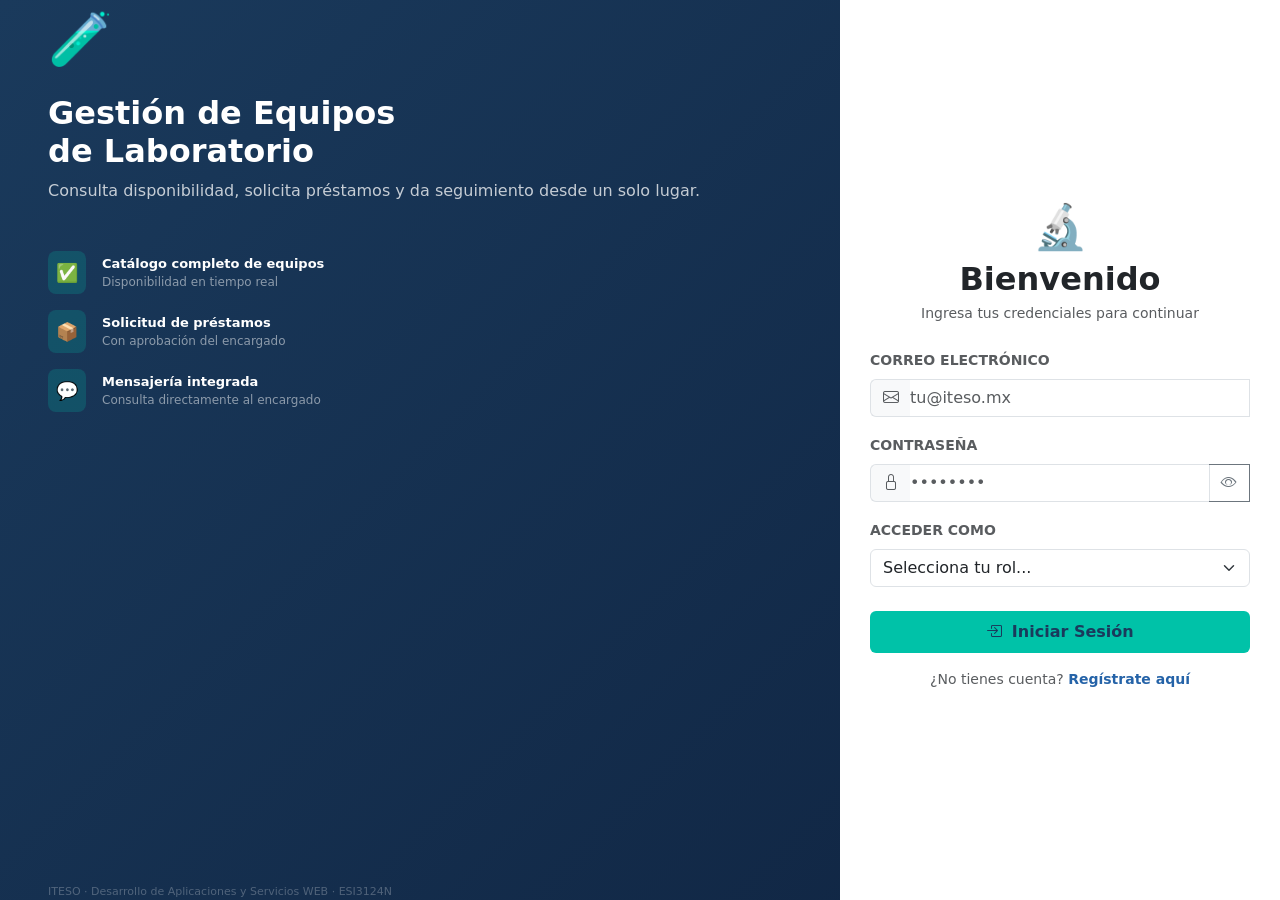
<file: index.html>
<!DOCTYPE html>
<html lang="es">
<head>
<meta charset="UTF-8"><meta name="viewport" content="width=device-width,initial-scale=1">
<title>Iniciar Sesión – Préstamos de Laboratorios</title>
<link href="https://cdn.jsdelivr.net/npm/bootstrap@5.3.3/dist/css/bootstrap.min.css" rel="stylesheet">
<link href="https://cdn.jsdelivr.net/npm/bootstrap-icons@1.11.3/font/bootstrap-icons.min.css" rel="stylesheet">
<link href="custom.css" rel="stylesheet">
</head>
<body class="auth-wrapper d-flex align-items-stretch">

<!-- Left panel -->
<div class="d-none d-lg-flex flex-column justify-content-center px-5 text-white" style="flex:1;">
  <div class="mb-3" style="font-size:52px;">🧪</div>
  <h1 class="fw-bold mb-2" style="font-size:2rem;line-height:1.2;">Gestión de Equipos<br>de Laboratorio</h1>
  <p class="opacity-75 mb-5">Consulta disponibilidad, solicita préstamos y da seguimiento desde un solo lugar.</p>

  <div class="d-flex flex-column gap-3">
    <div class="d-flex align-items-center gap-3">
      <div class="rounded-3 p-2" style="background:rgba(0,194,168,.2);font-size:18px;">✅</div>
      <div><div class="fw-semibold" style="font-size:13px;">Catálogo completo de equipos</div>
           <div class="opacity-50" style="font-size:12px;">Disponibilidad en tiempo real</div></div>
    </div>
    <div class="d-flex align-items-center gap-3">
      <div class="rounded-3 p-2" style="background:rgba(0,194,168,.2);font-size:18px;">📦</div>
      <div><div class="fw-semibold" style="font-size:13px;">Solicitud de préstamos</div>
           <div class="opacity-50" style="font-size:12px;">Con aprobación del encargado</div></div>
    </div>
    <div class="d-flex align-items-center gap-3">
      <div class="rounded-3 p-2" style="background:rgba(0,194,168,.2);font-size:18px;">💬</div>
      <div><div class="fw-semibold" style="font-size:13px;">Mensajería integrada</div>
           <div class="opacity-50" style="font-size:12px;">Consulta directamente al encargado</div></div>
    </div>
  </div>
  <p class="mt-auto mb-0 opacity-25" style="font-size:11px;">ITESO · Desarrollo de Aplicaciones y Servicios WEB · ESI3124N</p>
</div>

<!-- Right panel – card -->
<div class="d-flex align-items-center justify-content-center p-4" style="width:100%;max-width:440px;background:#fff;">
  <div class="w-100" style="max-width:380px;">
    <div class="text-center mb-4">
      <div style="font-size:44px;">🔬</div>
      <h2 class="fw-bold mb-1">Bienvenido</h2>
      <p class="text-muted small">Ingresa tus credenciales para continuar</p>
    </div>

    <div id="error-msg" class="alert alert-danger" role="alert" style="display: none; align-items: center; gap: 0.5rem;">
      <i class="bi bi-exclamation-triangle-fill"></i> <span id="error-text">Correo, contraseña o rol incorrectos.</span>
    </div>

    <form id="login-form" novalidate>
      <div class="mb-3">
        <label class="form-label fw-semibold small text-uppercase text-muted ls-1">Correo electrónico</label>
        <div class="input-group">
          <span class="input-group-text bg-light border-end-0"><i class="bi bi-envelope text-muted"></i></span>
          <input type="email" id="email" class="form-control border-start-0 ps-0" placeholder="tu@iteso.mx" required>
          <div class="invalid-feedback">Ingresa un correo válido.</div>
        </div>
      </div>

      <div class="mb-3">
        <label class="form-label fw-semibold small text-uppercase text-muted">Contraseña</label>
        <div class="input-group">
          <span class="input-group-text bg-light border-end-0"><i class="bi bi-lock text-muted"></i></span>
          <input type="password" id="password" class="form-control border-start-0 ps-0" placeholder="••••••••" required>
          <button class="btn btn-outline-secondary border-start-0" type="button" id="toggle-pass">
            <i class="bi bi-eye" id="eye-icon"></i>
          </button>
          <div class="invalid-feedback">La contraseña es requerida.</div>
        </div>
      </div>

      <div class="mb-4">
        <label class="form-label fw-semibold small text-uppercase text-muted">Acceder como</label>
        <select id="rol" class="form-select" required>
          <option value="">Selecciona tu rol...</option>
          <option value="estudiante">🎓 Estudiante</option>
          <option value="encargado">🔬 Encargado de Laboratorio</option>
        </select>
        <div class="invalid-feedback">Selecciona un rol.</div>
      </div>

      <button type="submit" class="btn w-100 py-2 fw-semibold btn-accent">
        <i class="bi bi-box-arrow-in-right me-1"></i> Iniciar Sesión
      </button>
    </form>

    <p class="text-center small text-muted mt-3">¿No tienes cuenta?
      <a href="registro.html" class="text-decoration-none fw-semibold" style="color:#2563a8;">Regístrate aquí</a>
    </p>

    

<script src="https://cdn.jsdelivr.net/npm/bootstrap@5.3.3/dist/js/bootstrap.bundle.min.js"></script>
<script type="module">
import { login } from './api.js';

document.getElementById('toggle-pass').addEventListener('click', function() {
  const p = document.getElementById('password');
  const ico = document.getElementById('eye-icon');
  if (p.type==='password') { p.type='text'; ico.className='bi bi-eye-slash'; }
  else { p.type='password'; ico.className='bi bi-eye'; }
});

document.getElementById('login-form').addEventListener('submit', async function(e) {
  e.preventDefault();
  const email = document.getElementById('email');
  const pass  = document.getElementById('password');
  const rol   = document.getElementById('rol');
  const errorMsg = document.getElementById('error-msg');
  let valid = true;

  if (!/^[^\s@]+@[^\s@]+\.[^\s@]+$/.test(email.value.trim())) { email.classList.add('is-invalid'); valid=false; } else email.classList.remove('is-invalid');
  if (!pass.value.trim()) { pass.classList.add('is-invalid'); valid=false; } else pass.classList.remove('is-invalid');
  if (!rol.value) { rol.classList.add('is-invalid'); valid=false; } else rol.classList.remove('is-invalid');
  if (!valid) return;

  try {
    const result = await login(email.value.trim(), pass.value);

    sessionStorage.setItem('rol', result.user.role);
    sessionStorage.setItem('nombre', result.user.name);

    window.location.href = result.user.role === 'encargado' ? 'dashboard-encargado.html' : 'dashboard-estudiante.html';
  } catch (error) {
    let msg = 'Credenciales incorrectas. Por favor verifica tu correo, contraseña y rol.';
    if (error?.message) {
      msg = error.message;
    } else if (error?.data?.message) {
      msg = error.data.message;
    }
    alert(msg);
  }
});
</script>
</body>
</html>
</file>
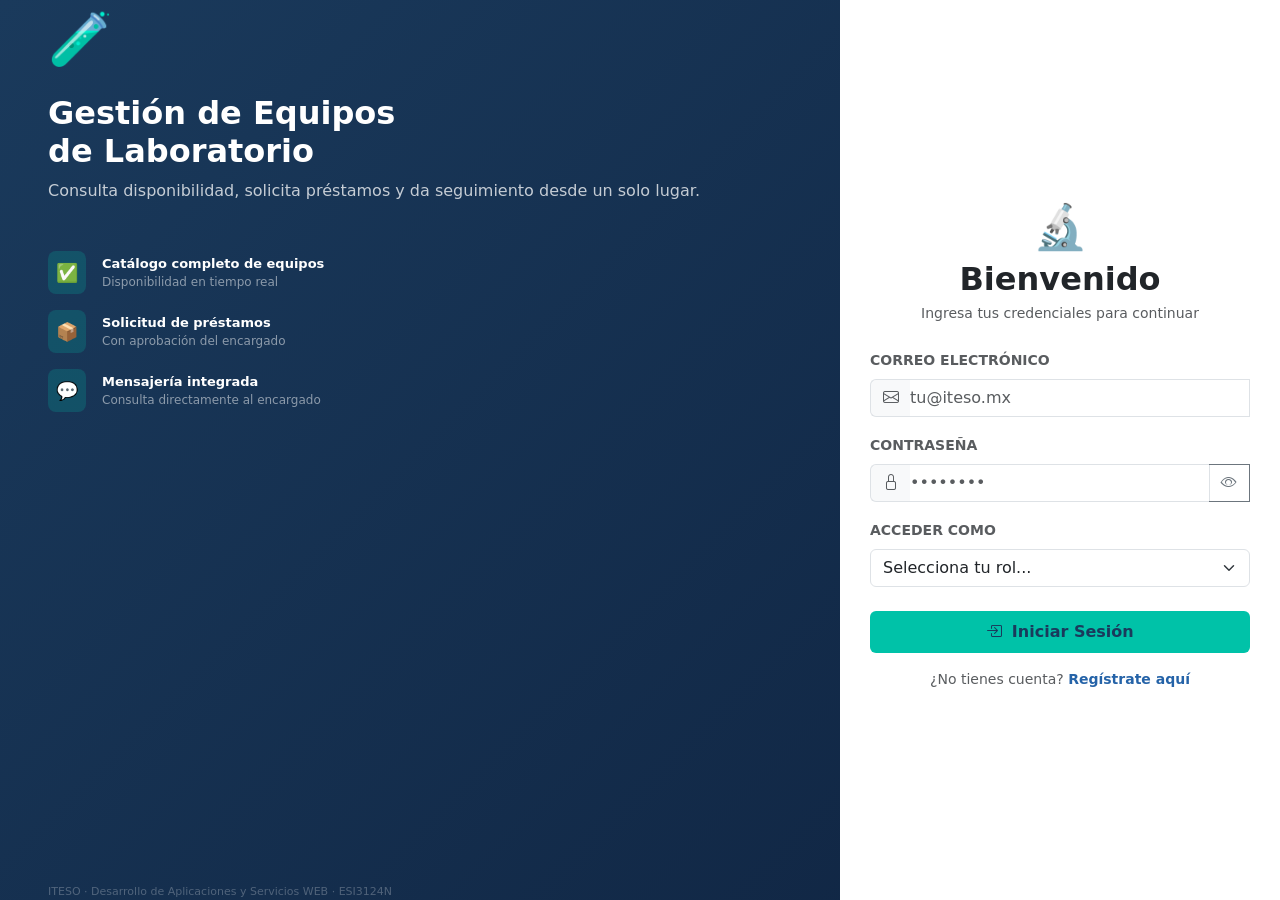
<file: catalogo.html>
<!DOCTYPE html>
<html lang="es">
<head>
<meta charset="UTF-8"><meta name="viewport" content="width=device-width,initial-scale=1">
<title>Catálogo de Equipos</title>
<link href="https://cdn.jsdelivr.net/npm/bootstrap@5.3.3/dist/css/bootstrap.min.css" rel="stylesheet">
<link href="https://cdn.jsdelivr.net/npm/bootstrap-icons@1.11.3/font/bootstrap-icons.min.css" rel="stylesheet">
<link href="custom.css" rel="stylesheet">
</head>
<body>
<div id="sidebar-container"></div>
<div class="main-content">
  <div class="topbar d-flex align-items-center justify-content-between">
    <div><h5 class="fw-bold mb-0">Catálogo de Equipos</h5><p class="text-muted small mb-0">Consulta disponibilidad y solicita préstamos</p></div>
    <span class="badge bg-success rounded-pill px-3 py-2">32 disponibles</span>
  </div>

  <div class="p-4">
    <!-- Filters -->
    <div class="card mb-4">
      <div class="card-body">
        <div class="row g-2 align-items-end">
          <div class="col-md-4">
            <label class="form-label small fw-semibold text-muted text-uppercase">Buscar equipo</label>
            <div class="input-group">
              <span class="input-group-text bg-light"><i class="bi bi-search text-muted"></i></span>
              <input type="text" id="buscar" class="form-control" placeholder="Osciloscopio, multímetro..." onkeyup="debounceFilter()">
            </div>
          </div>
          <div class="col-md-2">
            <label class="form-label small fw-semibold text-muted text-uppercase">Categoría</label>
            <select class="form-select" id="filtro-cat" onchange="filterEquipos()">
              <option value="">Todas</option>
              <option>Instrumentación</option><option>Microcontroladores</option>
              <option>Computación</option><option>Componentes</option><option>Herramientas</option>
            </select>
          </div>
          <div class="col-md-2">
            <label class="form-label small fw-semibold text-muted text-uppercase">Estado</label>
            <select class="form-select" id="filtro-estado" onchange="filterEquipos()">
              <option value="">Todos</option>
              <option value="disponible">Disponible</option>
              <option value="prestado">Prestado</option>
              <option value="mantenimiento">Mantenimiento</option>
            </select>
          </div>
          <div class="col-md-2">
            <label class="form-label small fw-semibold text-muted text-uppercase">Laboratorio</label>
            <select class="form-select" id="filtro-lab" onchange="filterEquipos()">
              <option value="">Todos</option>
              <option>Lab. Electrónica</option><option>Lab. Cómputo</option><option>Lab. Microcontroladores</option>
            </select>
          </div>
          <div class="col-md-2">
            <button class="btn btn-outline-secondary w-100" onclick="clearFilters()"><i class="bi bi-x-circle me-1"></i>Limpiar</button>
          </div>
        </div>
      </div>
    </div>

    <!-- Grid -->
    <div class="row g-3" id="equip-grid">
      <p class="text-center text-muted py-5">Cargando equipos...</p>
    </div><!-- row -->

    <!-- Pagination -->
    <nav class="mt-4 d-flex justify-content-center">
      <ul class="pagination pagination-sm" id="paginacion"></ul>
    </nav>
  </div>
</div>

<!-- Detail Modal -->
<div class="modal fade" id="modalDetalle" tabindex="-1">
  <div class="modal-dialog modal-lg">
    <div class="modal-content rounded-4">
      <div class="modal-header border-0 pb-0">
        <h5 class="modal-title fw-bold" id="det-nombre">Detalle del Equipo</h5>
        <button type="button" class="btn-close" data-bs-dismiss="modal"></button>
      </div>
      <div class="modal-body">
        <div class="d-flex gap-4 mb-4">
          <div class="equip-thumb rounded-3 flex-shrink-0" style="width:100px;height:100px;font-size:44px;" id="det-icon"></div>
          <div>
            <h5 class="fw-bold mb-1" id="det-nombre2"></h5>
            <p class="text-muted small mb-2" id="det-cat"></p>
            <span class="badge badge-soft-success rounded-pill" id="det-estado"></span>
          </div>
        </div>
        <div class="row g-3 mb-3">
          <div class="col-6"><label class="form-label small fw-semibold text-uppercase text-muted">Código</label><p class="mb-0" id="det-codigo" style="font-family:monospace;"></p></div>
          <div class="col-6"><label class="form-label small fw-semibold text-uppercase text-muted">Laboratorio</label><p class="mb-0" id="det-lab"></p></div>
          <div class="col-6"><label class="form-label small fw-semibold text-uppercase text-muted">Categoría</label><p class="mb-0" id="det-cat2"></p></div>
          <div class="col-6"><label class="form-label small fw-semibold text-uppercase text-muted">Duración máx. préstamo</label><p class="mb-0 fw-semibold" id="det-dias"></p></div>
        </div>
      </div>
      <div class="modal-footer border-0 pt-0">
        <button class="btn btn-accent" id="btn-solicitar-det" onclick="">
          <i class="bi bi-box-seam me-1"></i>Solicitar Préstamo
        </button>
        <button class="btn btn-outline-secondary" data-bs-dismiss="modal">Cerrar</button>
      </div>
    </div>
  </div>
</div>

<!-- Request Modal -->
<div class="modal fade" id="modalSolicitud" tabindex="-1">
  <div class="modal-dialog">
    <div class="modal-content rounded-4">
      <div class="modal-header border-0"><h5 class="modal-title fw-bold"><i class="bi bi-box-seam me-2"></i>Solicitar Préstamo</h5><button class="btn-close" data-bs-dismiss="modal"></button></div>
      <div class="modal-body">
        <p class="text-muted small mb-3">Equipo: <strong id="equipo-sel"></strong></p>
        <form id="sol-form" novalidate>
          <div class="mb-3">
            <label class="form-label fw-semibold small text-uppercase text-muted">Fecha de devolución estimada *</label>
            <input type="date" id="fecha-dev" class="form-control" required>
            <div class="invalid-feedback">Selecciona una fecha válida (mínimo mañana, máximo según categoría).</div>
          </div>
          <div class="mb-3">
            <label class="form-label fw-semibold small text-uppercase text-muted">Motivo del préstamo</label>
            <textarea class="form-control" rows="3" placeholder="Ej. Práctica 3 de Electrónica Analógica..."></textarea>
          </div>
          <div class="alert alert-info small"><i class="bi bi-info-circle me-1"></i>El encargado revisará tu solicitud. Recibirás confirmación en 24 hrs hábiles.</div>
        </form>
      </div>
      <div class="modal-footer border-0">
        <button class="btn btn-accent" onclick="enviarSolicitud()"><i class="bi bi-send me-1"></i>Enviar Solicitud</button>
        <button class="btn btn-outline-secondary" data-bs-dismiss="modal">Cancelar</button>
      </div>
    </div>
  </div>
</div>

<script src="nav.js"></script>
<script src="https://cdn.jsdelivr.net/npm/bootstrap@5.3.3/dist/js/bootstrap.bundle.min.js"></script>
<script type="module">
import { getProducts, getCategories, getLaboratories, createLoan, showError, showSuccess } from './api.js';

const rol = sessionStorage.getItem('rol');
if (rol !== 'estudiante') {
    window.location.href = 'index.html';
}

buildNav(rol || 'estudiante', 'catalogo.html');

const tomorrow = new Date(); tomorrow.setDate(tomorrow.getDate()+1);
document.getElementById('fecha-dev').min = tomorrow.toISOString().split('T')[0];

let productos = [];
let selectedProduct = null;
let currentPage = 1;

async function loadFilters() {
  try {
    const [categories, laboratories] = await Promise.all([
      getCategories(),
      getLaboratories()
    ]);

    const catSelect = document.getElementById('filtro-cat');
    const labSelect = document.getElementById('filtro-lab');

    categories.forEach(cat => {
      catSelect.innerHTML += `<option value="${cat}">${cat}</option>`;
    });

    laboratories.forEach(lab => {
      labSelect.innerHTML += `<option value="${lab}">${lab}</option>`;
    });
  } catch (error) {
    console.error('Error loading filters:', error);
  }
}

async function loadProducts() {
  try {
    const filters = {};
    const search = document.getElementById('buscar').value;
    const category = document.getElementById('filtro-cat').value;
    const status = document.getElementById('filtro-estado').value;
    const laboratory = document.getElementById('filtro-lab').value;

    if (search) filters.search = search;
    if (category) filters.category = category;
    if (status) filters.status = status;
    if (laboratory) filters.laboratory = laboratory;
    filters.page = currentPage;
    filters.limit = 12;

    const result = await getProducts(filters);
    productos = result.data;
    renderProducts();
    updateCount();
    renderPagination(result.total);
  } catch (error) {
    showError('Error al cargar productos');
  }
}

function renderPagination(total) {
  const totalPages = Math.ceil(total / 12);
  const pag = document.getElementById('paginacion');
  if (totalPages <= 1) {
    pag.innerHTML = '';
    return;
  }
  
  let html = `<li class="page-item ${currentPage === 1 ? 'disabled' : ''}"><a class="page-link" href="#" onclick="changePage(${currentPage - 1})">‹</a></li>`;
  for (let i = 1; i <= totalPages; i++) {
    html += `<li class="page-item ${currentPage === i ? 'active' : ''}"><a class="page-link" href="#" onclick="changePage(${i})">${i}</a></li>`;
  }
  html += `<li class="page-item ${currentPage === totalPages ? 'disabled' : ''}"><a class="page-link" href="#" onclick="changePage(${currentPage + 1})">›</a></li>`;
  pag.innerHTML = html;
}

window.changePage = function(page) {
  currentPage = page;
  loadProducts();
};

function renderProducts() {
  const grid = document.getElementById('equip-grid');
  grid.innerHTML = '';

  const icons = {
    'computo': '💻',
    'electronica': '🔌',
    'microcontroladores': '🤖',
    'default': '📦'
  };

  productos.forEach(p => {
    const icon = icons[p.category?.toLowerCase()] || icons['default'];
    const badgeClass = p.status === 'disponible' ? 'badge-soft-success' : 
                       p.status === 'prestado' ? 'badge-soft-danger' : 'badge-soft-warning';
    const btnDisabled = p.status !== 'disponible';
    const btnText = p.status === 'disponible' ? 'Solicitar' : 
                    p.status === 'prestado' ? 'No disponible' : 'Mantenimiento';

    grid.innerHTML += `
      <div class="col-sm-6 col-lg-4 col-xl-3 equip-col" data-cat="${p.category}" data-estado="${p.status.toUpperCase()}" data-nombre="${p.name.toLowerCase()}">
        <div class="card equip-card h-100" onclick="abrirDetalle('${p._id}', '${p.name}', '${p.serialNumber || 'N/A'}', '${p.category}', '${p.laboratory}', '${icon}', '${p.status}')">
          <div class="equip-thumb rounded-top">${icon}</div>
          <div class="card-body pb-2">
            <h6 class="fw-bold mb-1">${p.name}</h6>
            <p class="small text-muted mb-2">${p.category} · ${p.laboratory}</p>
            <span class="badge ${badgeClass} rounded-pill">${p.status.toUpperCase()}</span>
          </div>
          <div class="card-footer bg-transparent d-flex justify-content-between align-items-center">
            <code class="small text-muted">${p.serialNumber || 'N/A'}</code>
            <button class="btn btn-accent btn-sm" onclick="event.stopPropagation();abrirSolicitud('${p._id}', '${p.name}')" ${btnDisabled ? 'disabled' : ''}>${btnText}</button>
          </div>
        </div>
      </div>
    `;
  });
}

function updateCount() {
  const disponibles = productos.filter(p => p.status === 'disponible').length;
  document.querySelector('.badge.bg-success').textContent = `${disponibles} disponibles`;
}

window.abrirDetalle = function(id, nombre, codigo, cat, lab, icon, estado) {
  selectedProduct = productos.find(p => p._id === id);
  document.getElementById('det-nombre').textContent = nombre;
  document.getElementById('det-nombre2').textContent = nombre;
  document.getElementById('det-icon').textContent = icon;
  document.getElementById('det-cat').textContent = cat + ' · ' + lab;
  document.getElementById('det-cat2').textContent = cat;
  document.getElementById('det-lab').textContent = lab;
  document.getElementById('det-codigo').textContent = codigo;
  document.getElementById('det-estado').textContent = estado.toUpperCase();
  document.getElementById('det-dias').textContent = '-';
  document.getElementById('btn-solicitar-det').onclick = () => {
    bootstrap.Modal.getInstance(document.getElementById('modalDetalle')).hide();
    abrirSolicitud(id, nombre);
  };
  new bootstrap.Modal(document.getElementById('modalDetalle')).show();
};

window.abrirSolicitud = function(id, nombre) {
  selectedProduct = productos.find(p => p._id === id);
  document.getElementById('equipo-sel').textContent = nombre;
  new bootstrap.Modal(document.getElementById('modalSolicitud')).show();
};

window.enviarSolicitud = async function() {
  const f = document.getElementById('fecha-dev');
  const notes = document.querySelector('#modalSolicitud textarea').value;
  
  if (!f.value) { f.classList.add('is-invalid'); return; }
  f.classList.remove('is-invalid');

  try {
    await createLoan({
      equipment: [{ product: selectedProduct._id, observations: notes }],
      estimatedReturnDate: f.value,
      notes: notes
    });
    bootstrap.Modal.getInstance(document.getElementById('modalSolicitud')).hide();
    showSuccess('Solicitud enviada correctamente');
    setTimeout(() => window.location.href = 'prestamos-activos.html', 2000);
  } catch (error) {
    showError(error.message || 'Error al enviar solicitud');
  }
};

window.filterEquipos = function() {
  currentPage = 1;
  loadProducts();
};

let debounceTimer;
window.debounceFilter = function() {
  clearTimeout(debounceTimer);
  debounceTimer = setTimeout(() => {
    currentPage = 1;
    loadProducts();
  }, 300);
};

window.clearFilters = function() {
  document.getElementById('buscar').value = '';
  document.getElementById('filtro-cat').value = '';
  document.getElementById('filtro-estado').value = '';
  document.getElementById('filtro-lab').value = '';
  currentPage = 1;
  loadProducts();
};

loadFilters();
loadProducts();
</script>
</body>
</html>
</file>
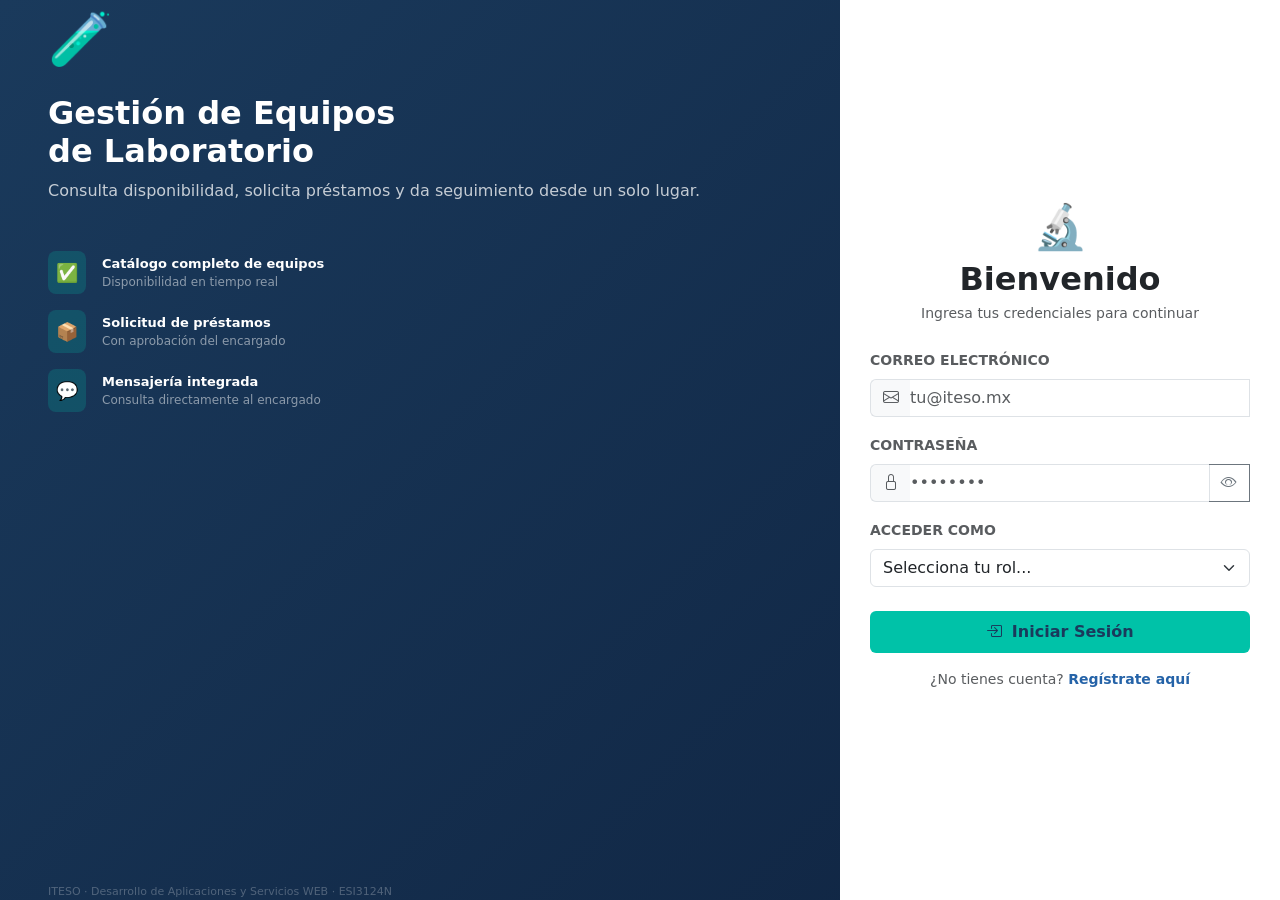
<file: categorias.html>
<!DOCTYPE html>
<html lang="es">
<head>
<meta charset="UTF-8"><meta name="viewport" content="width=device-width,initial-scale=1">
<title>Categorías de Equipos</title>
<link href="https://cdn.jsdelivr.net/npm/bootstrap@5.3.3/dist/css/bootstrap.min.css" rel="stylesheet">
<link href="https://cdn.jsdelivr.net/npm/bootstrap-icons@1.11.3/font/bootstrap-icons.min.css" rel="stylesheet">
<link href="custom.css" rel="stylesheet">
</head>
<body>
<div id="sidebar-container"></div>
<div class="main-content">
  <div class="topbar d-flex align-items-center justify-content-between">
    <div><h5 class="fw-bold mb-0">Categorías de Equipos</h5><p class="small text-muted mb-0">Gestiona categorías y duración máxima de préstamo</p></div>
    <button class="btn btn-primary btn-sm" data-bs-toggle="modal" data-bs-target="#modalCat" onclick="nuevaCat()"><i class="bi bi-plus-lg me-1"></i>Nueva Categoría</button>
  </div>
  <div class="p-4">
    <div class="card"><div class="card-header py-3 px-4"><span class="fw-bold"><i class="bi bi-tags-fill me-2 text-primary"></i>Categorías Registradas (5)</span></div>
    <div class="table-responsive"><table class="table table-hover align-middle mb-0">
      <thead><tr><th>ID</th><th>Nombre</th><th>Descripción</th><th>Duración máx. préstamo</th><th>Equipos</th><th>Acciones</th></tr></thead>
      <tbody>
        
        <tr>
          <td><code>1</code></td>
          <td><strong>Instrumentación</strong></td>
          <td class="text-muted small">Osciloscopios, multímetros, fuentes de poder...</td>
          <td><span class="badge badge-soft-info rounded-pill fs-6 px-3">14 días</span></td>
          <td>18 equipos</td>
          <td><button class="btn btn-outline-secondary btn-sm" data-bs-toggle="modal" data-bs-target="#modalCat" onclick="editarCat('Instrumentación',14,'Osciloscopios, multímetros, fuentes de poder...')"><i class="bi bi-pencil me-1"></i>Editar</button></td>
        </tr>
        <tr>
          <td><code>2</code></td>
          <td><strong>Microcontroladores</strong></td>
          <td class="text-muted small">Arduino, Raspberry Pi, ESP32, PIC...</td>
          <td><span class="badge badge-soft-info rounded-pill fs-6 px-3">7 días</span></td>
          <td>12 equipos</td>
          <td><button class="btn btn-outline-secondary btn-sm" data-bs-toggle="modal" data-bs-target="#modalCat" onclick="editarCat('Microcontroladores',7,'Arduino, Raspberry Pi, ESP32, PIC...')"><i class="bi bi-pencil me-1"></i>Editar</button></td>
        </tr>
        <tr>
          <td><code>3</code></td>
          <td><strong>Computación</strong></td>
          <td class="text-muted small">Laptops, tablets, periféricos...</td>
          <td><span class="badge badge-soft-info rounded-pill fs-6 px-3">5 días</span></td>
          <td>8 equipos</td>
          <td><button class="btn btn-outline-secondary btn-sm" data-bs-toggle="modal" data-bs-target="#modalCat" onclick="editarCat('Computación',5,'Laptops, tablets, periféricos...')"><i class="bi bi-pencil me-1"></i>Editar</button></td>
        </tr>
        <tr>
          <td><code>4</code></td>
          <td><strong>Componentes</strong></td>
          <td class="text-muted small">Kits de sensores, resistencias, capacitores...</td>
          <td><span class="badge badge-soft-info rounded-pill fs-6 px-3">10 días</span></td>
          <td>9 equipos</td>
          <td><button class="btn btn-outline-secondary btn-sm" data-bs-toggle="modal" data-bs-target="#modalCat" onclick="editarCat('Componentes',10,'Kits de sensores, resistencias, capacitores...')"><i class="bi bi-pencil me-1"></i>Editar</button></td>
        </tr>
        <tr>
          <td><code>5</code></td>
          <td><strong>Herramientas</strong></td>
          <td class="text-muted small">Soldaduras, desarmadores, pinzas...</td>
          <td><span class="badge badge-soft-info rounded-pill fs-6 px-3">3 días</span></td>
          <td>5 equipos</td>
          <td><button class="btn btn-outline-secondary btn-sm" data-bs-toggle="modal" data-bs-target="#modalCat" onclick="editarCat('Herramientas',3,'Soldaduras, desarmadores, pinzas...')"><i class="bi bi-pencil me-1"></i>Editar</button></td>
        </tr>
      </tbody>
    </table></div></div>
  </div>
</div>
<div class="modal fade" id="modalCat" tabindex="-1"><div class="modal-dialog"><div class="modal-content rounded-4">
  <div class="modal-header border-0"><h5 class="modal-title fw-bold" id="cat-title"><i class="bi bi-plus-circle me-2"></i>Nueva Categoría</h5><button class="btn-close" data-bs-dismiss="modal"></button></div>
  <div class="modal-body">
    <form id="cat-form" novalidate>
      <div class="mb-3"><label class="form-label small fw-semibold text-uppercase text-muted">Nombre *</label>
        <input type="text" id="cat-nom" class="form-control" placeholder="Ej. Instrumentación" required>
        <div class="invalid-feedback">El nombre es requerido.</div></div>
      <div class="mb-3"><label class="form-label small fw-semibold text-uppercase text-muted">Descripción</label>
        <textarea id="cat-desc" class="form-control" rows="2" placeholder="Descripción breve..."></textarea></div>
      <div class="mb-3"><label class="form-label small fw-semibold text-uppercase text-muted">Duración máxima de préstamo (días) *</label>
        <input type="number" id="cat-dias" class="form-control" placeholder="Ej. 14" min="1" max="30" required>
        <div class="invalid-feedback">Valor entre 1 y 30 días.</div>
        <div class="form-text">Los préstamos de esta categoría no podrán exceder este límite.</div></div>
    </form>
  </div>
  <div class="modal-footer border-0">
    <button class="btn btn-primary" onclick="guardarCat()"><i class="bi bi-check2 me-1"></i>Guardar</button>
    <button class="btn btn-outline-secondary" data-bs-dismiss="modal">Cancelar</button>
  </div>
</div></div></div>
<script>
function nuevaCat(){document.getElementById('cat-title').innerHTML='<i class="bi bi-plus-circle me-2"></i>Nueva Categoría';document.getElementById('cat-nom').value='';document.getElementById('cat-dias').value='';document.getElementById('cat-desc').value='';}
function editarCat(n,d,desc){document.getElementById('cat-title').innerHTML='<i class="bi bi-pencil me-2"></i>Editar Categoría';document.getElementById('cat-nom').value=n;document.getElementById('cat-dias').value=d;document.getElementById('cat-desc').value=desc;}
function guardarCat(){let ok=true;
  const n=document.getElementById('cat-nom');n.value.trim()?(n.classList.remove('is-invalid')):(n.classList.add('is-invalid'),ok=false);
  const d=document.getElementById('cat-dias');(!d.value||d.value<1||d.value>30)?(d.classList.add('is-invalid'),ok=false):(d.classList.remove('is-invalid'));
  if(!ok)return; bootstrap.Modal.getInstance(document.getElementById('modalCat')).hide(); alert('✅ Categoría guardada correctamente.');
}
</script>
</div>
<script src="nav.js"></script>
<script>
const rol = sessionStorage.getItem('rol');
if (rol !== 'encargado') {
    window.location.href = 'index.html';
}
buildNav(rol || 'encargado', 'categorias.html', sessionStorage.getItem('nombre')||'Usuario');
</script>
</body></html>
</file>
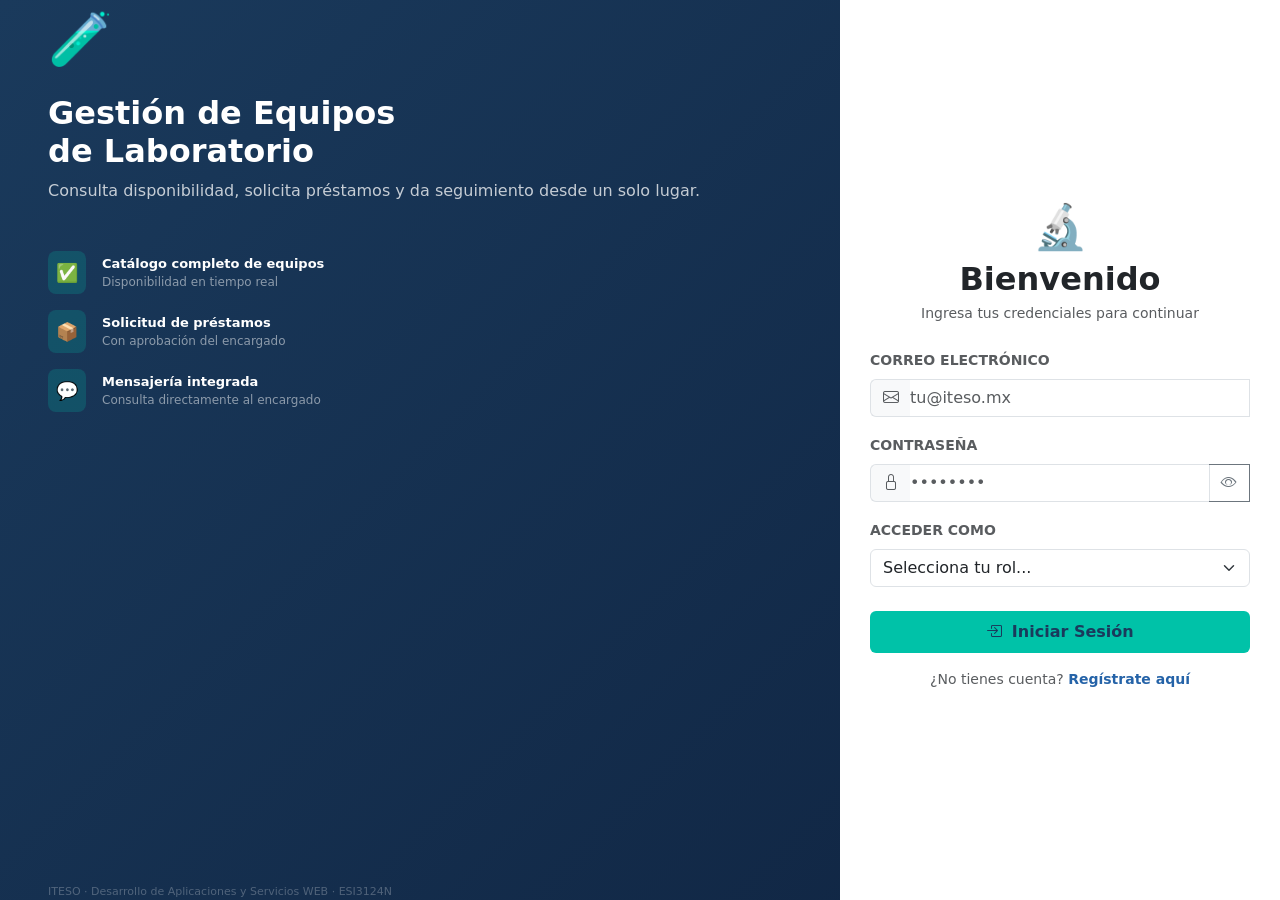
<file: dashboard-encargado.html>
<!DOCTYPE html>
<html lang="es">
<head>
<meta charset="UTF-8"><meta name="viewport" content="width=device-width,initial-scale=1">
<title>Dashboard – Encargado</title>
<link href="https://cdn.jsdelivr.net/npm/bootstrap@5.3.3/dist/css/bootstrap.min.css" rel="stylesheet">
<link href="https://cdn.jsdelivr.net/npm/bootstrap-icons@1.11.3/font/bootstrap-icons.min.css" rel="stylesheet">
<link href="custom.css" rel="stylesheet">
</head>
<body>
<div id="sidebar-container"></div>
<div class="main-content">
  <div class="topbar d-flex align-items-center justify-content-between">
    <div><h5 class="fw-bold mb-0">Panel de Control</h5><p class="small text-muted mb-0" id="current-date"></p></div>
    <div class="d-flex gap-2">
      <a href="gestion-equipos.html" class="btn btn-primary btn-sm"><i class="bi bi-plus-lg me-1"></i>Nuevo Equipo</a>
      <a href="solicitudes.html" class="btn btn-accent btn-sm position-relative">⏳ Solicitudes <span id="solicitudes-badge" class="position-absolute top-0 start-100 translate-middle badge rounded-pill bg-danger" style="font-size:9px;display:none;">0</span></a>
      <a href="mensajes-encargado.html" class="btn btn-outline-primary btn-sm position-relative">💬 Mensajes <span id="mensajes-badge" class="position-absolute top-0 start-100 translate-middle badge rounded-pill bg-danger" style="font-size:9px;display:none;">0</span></a>
    </div>
  </div>
  <div class="p-4">
    <div class="row g-3 mb-4">
      <div class="col-6 col-xl"><div class="stat-card p-3 d-flex justify-content-between align-items-start"><div><div class="stat-num text-success" id="stat-disponibles">0</div><div class="small text-muted mt-1">Disponibles</div></div><div class="stat-icon" style="background:#d1fae5;">✅</div></div></div>
      <div class="col-6 col-xl"><div class="stat-card p-3 d-flex justify-content-between align-items-start"><div><div class="stat-num text-primary" id="stat-prestados">0</div><div class="small text-muted mt-1">Prestados</div></div><div class="stat-icon" style="background:#dbeafe;">📦</div></div></div>
      <div class="col-6 col-xl"><div class="stat-card p-3 d-flex justify-content-between align-items-start"><div><div class="stat-num text-warning" id="stat-solicitudes">0</div><div class="small text-muted mt-1">Solicitudes</div></div><div class="stat-icon" style="background:#fef3c7;">⏳</div></div></div>
      <div class="col-6 col-xl"><div class="stat-card p-3 d-flex justify-content-between align-items-start"><div><div class="stat-num text-danger" id="stat-no-devueltos">0</div><div class="small text-muted mt-1">No Devueltos</div></div><div class="stat-icon" style="background:#fee2e2;">🚨</div></div></div>
      <div class="col-6 col-xl"><div class="stat-card p-3 d-flex justify-content-between align-items-start"><div><div class="stat-num" id="stat-mantenimiento" style="color:#009e88;">0</div><div class="small text-muted mt-1">Mantenimiento</div></div><div class="stat-icon" style="background:#ccfbf1;">🔧</div></div></div>
    </div>
    <div class="row g-4">
      <div class="col-lg-6">
        <div class="card">
          <div class="card-header py-3 px-4 d-flex justify-content-between align-items-center"><span class="fw-bold"><i class="bi bi-hourglass-split me-2 text-warning"></i>Solicitudes Recientes</span><a href="solicitudes.html" class="btn btn-outline-secondary btn-sm">Ver todas</a></div>
          <div class="card-body d-flex flex-column gap-3" id="solicitudes-recientes">
            <p class="text-center text-muted py-3">Cargando solicitudes...</p>
          </div>
        </div>
      </div>
      <div class="col-lg-6">
        <div class="card">
          <div class="card-header py-3 px-4 d-flex justify-content-between align-items-center"><span class="fw-bold"><i class="bi bi-chat-dots-fill me-2 text-primary"></i>Mensajes Recientes</span><a href="mensajes-encargado.html" class="btn btn-outline-secondary btn-sm">Ver todos</a></div>
          <div class="card-body d-flex flex-column gap-3" id="mensajes-recientes">
            <p class="text-center text-muted py-3">Cargando mensajes...</p>
          </div>
        </div>
      </div>
      <div class="col-lg-6">
        <div class="card">
          <div class="card-header py-3 px-4 d-flex justify-content-between align-items-center"><span class="fw-bold"><i class="bi bi-exclamation-triangle-fill me-2 text-danger"></i>Alertas del Sistema</span><a href="reporte-no-devueltos.html" class="btn btn-danger btn-sm">Ver reporte</a></div>
          <div class="card-body d-flex flex-column gap-2" id="alertas-sistema">
            <p class="text-center text-muted py-3">Cargando alertas...</p>
          </div>
        </div>
      </div>
      <div class="col-12">
        <div class="card">
          <div class="card-header py-3 px-4 d-flex justify-content-between"><span class="fw-bold"><i class="bi bi-bar-chart-fill me-2"></i>Estado General de Equipos</span><a href="gestion-equipos.html" class="btn btn-outline-secondary btn-sm">Gestionar</a></div>
          <div class="card-body">
            <div class="row g-3" id="estado-equipos">
              <div class="col-md-3"><div class="d-flex justify-content-between small mb-1"><span>Disponibles</span><strong id="prog-disponibles">0/0</strong></div><div class="progress" style="height:8px;"><div class="progress-bar bg-success" id="bar-disponibles" style="width:0%"></div></div></div>
              <div class="col-md-3"><div class="d-flex justify-content-between small mb-1"><span>Prestados</span><strong id="prog-prestados">0/0</strong></div><div class="progress" style="height:8px;"><div class="progress-bar bg-primary" id="bar-prestados" style="width:0%"></div></div></div>
              <div class="col-md-3"><div class="d-flex justify-content-between small mb-1"><span>Mantenimiento</span><strong id="prog-mantenimiento">0/0</strong></div><div class="progress" style="height:8px;"><div class="progress-bar bg-info" id="bar-mantenimiento" style="width:0%"></div></div></div>
              <div class="col-md-3"><div class="d-flex justify-content-between small mb-1"><span>Dados de baja</span><strong id="prog-baja">0/0</strong></div><div class="progress" style="height:8px;"><div class="progress-bar bg-secondary" id="bar-baja" style="width:0%"></div></div></div>
            </div>
          </div>
        </div>
      </div>
    </div>
  </div>
</div>
<script src="nav.js"></script>
<script src="https://cdn.jsdelivr.net/npm/bootstrap@5.3.3/dist/js/bootstrap.bundle.min.js"></script>
<script type="module">
import { getLoans, getProducts, getUser, getNotReturnedLoans, getMessages, checkRole } from './api.js';

if (!checkRole('encargado')) {
    throw new Error('Unauthorized');
}

const user = getUser();
buildNav(user.role, 'dashboard-encargado.html');

document.getElementById('current-date').textContent = 'Vista general · ' + new Date().toLocaleDateString('es-MX', { day: 'numeric', month: 'short', year: 'numeric' });

async function loadStats() {
  try {
    const [pendientes, activos, productos, noDevueltos, mensajes] = await Promise.all([
      getLoans({ status: 'PENDIENTE_APROBACION' }),
      getLoans({ status: 'ACTIVO' }),
      getProducts({ limit: 100 }),
      getNotReturnedLoans(1, 100),
      getMessages(1, 50)
    ]);

    document.getElementById('stat-disponibles').textContent = productos.data.filter(p => p.status === 'disponible').length;
    document.getElementById('stat-prestados').textContent = activos.data.length;
    document.getElementById('stat-solicitudes').textContent = pendientes.data.length;
    document.getElementById('stat-no-devueltos').textContent = noDevueltos.data.length;
    document.getElementById('stat-mantenimiento').textContent = productos.data.filter(p => p.status === 'mantenimiento').length;

    const badgeSol = document.getElementById('solicitudes-badge');
    if (pendientes.data.length > 0) {
      badgeSol.textContent = pendientes.data.length;
      badgeSol.style.display = 'inline';
    }

    const mensajesSinResponder = (mensajes.data || []).filter(m => !m.response?.content).length;
    const badgeMsg = document.getElementById('mensajes-badge');
    if (mensajesSinResponder > 0) {
      badgeMsg.textContent = mensajesSinResponder;
      badgeMsg.style.display = 'inline';
    }

    const total = productos.data.length || 1;
    const disponibles = productos.data.filter(p => p.status === 'disponible').length;
    const prestados = productos.data.filter(p => p.status === 'prestado').length;
    const mantenimiento = productos.data.filter(p => p.status === 'mantenimiento').length;
    const baja = productos.data.filter(p => p.status === 'baja').length;

    document.getElementById('prog-disponibles').textContent = `${disponibles}/${total}`;
    document.getElementById('bar-disponibles').style.width = `${(disponibles/total)*100}%`;
    document.getElementById('prog-prestados').textContent = `${prestados}/${total}`;
    document.getElementById('bar-prestados').style.width = `${(prestados/total)*100}%`;
    document.getElementById('prog-mantenimiento').textContent = `${mantenimiento}/${total}`;
    document.getElementById('bar-mantenimiento').style.width = `${(mantenimiento/total)*100}%`;
    document.getElementById('prog-baja').textContent = `${baja}/${total}`;
    document.getElementById('bar-baja').style.width = `${(baja/total)*100}%`;

    renderSolicitudesRecientes(pendientes?.data || []);
    renderMensajesRecientes(mensajes?.data || []);
    renderAlertas(activos?.data || [], noDevueltos?.data || []);

  } catch (error) {
    console.error('Error loading stats:', error);
  }
}

function renderSolicitudesRecientes(loans) {
  const container = document.getElementById('solicitudes-recientes');
  if (!loans || loans.length === 0) {
    container.innerHTML = '<p class="text-muted text-center py-3">No hay solicitudes pendientes</p>';
    return;
  }

  container.innerHTML = loans.slice(0, 5).map(loan => {
    const equipos = loan.equipment.map(e => e.product?.name || 'Equipo').join(', ');
    return `
      <div class="border rounded-3 p-3 border-left-warning">
        <div class="d-flex justify-content-between align-items-center mb-1">
          <strong class="small">${loan.student?.name || 'Estudiante'}</strong>
          <span class="badge badge-soft-warning rounded-pill">PENDIENTE</span>
        </div>
        <p class="small text-muted mb-2">${equipos}</p>
        <div class="d-flex gap-2">
          <button class="btn btn-success btn-sm" onclick="aprobarSolicitud('${loan._id}')"><i class="bi bi-check-lg me-1"></i>Aprobar</button>
          <button class="btn btn-danger btn-sm" onclick="rechazarSolicitud('${loan._id}')"><i class="bi bi-x-lg me-1"></i>Rechazar</button>
        </div>
      </div>
    `;
  }).join('');
}

function renderMensajesRecientes(mensajes) {
  const container = document.getElementById('mensajes-recientes');
  
  const sinResponder = mensajes.filter(m => !m.response?.content);
  
  if (sinResponder.length === 0) {
    container.innerHTML = '<div class="alert alert-success small mb-0"><i class="bi bi-check-circle me-1"></i>No hay mensajes nuevos</div>';
    return;
  }

  container.innerHTML = sinResponder.slice(0, 5).map(m => {
    const fecha = new Date(m.createdAt).toLocaleDateString('es-MX', { day: 'numeric', month: 'short' });
    return `
      <div class="border rounded-3 p-3 border-left-primary">
        <div class="d-flex justify-content-between align-items-center mb-1">
          <strong class="small">${m.student?.name || 'Estudiante'}</strong>
          <span class="badge badge-soft-warning rounded-pill">Sin responder</span>
        </div>
        <p class="small text-muted mb-2">${m.subject || 'Sin asunto'}</p>
        <a href="mensajes-encargado.html" class="btn btn-outline-primary btn-sm"><i class="bi bi-chat-dots me-1"></i>Ver mensaje</a>
      </div>
    `;
  }).join('');
}

function renderAlertas(activos, noDevueltos) {
  const container = document.getElementById('alertas-sistema');
  const now = new Date();
  let alerts = [];

  (noDevueltos || []).forEach(loan => {
    const diasAtraso = Math.ceil((now - new Date(loan.estimatedReturnDate)) / (1000 * 60 * 60 * 24));
    if (diasAtraso > 0) {
      alerts.push({ type: 'danger', icon: '🚨', title: loan.equipment[0]?.product?.name || 'Equipo', user: loan.student?.name || 'Estudiante', text: `Venció · <strong>${diasAtraso} días de atraso</strong>` });
    }
  });

  (activos || []).forEach(loan => {
    const diasRestantes = Math.ceil((new Date(loan.estimatedReturnDate) - now) / (1000 * 60 * 60 * 24));
    if (diasRestantes <= 3 && diasRestantes >= 0) {
      alerts.push({ type: 'danger', icon: '🚨', title: loan.equipment[0]?.product?.name || 'Equipo', user: loan.student?.name || 'Estudiante', text: `Vence · <strong>${diasRestantes} días restantes</strong>` });
    }
  });

  if (alerts.length === 0) {
    container.innerHTML = '<div class="alert alert-success small mb-0"><i class="bi bi-check-circle me-1"></i>No hay alertas pendientes</div>';
    return;
  }

  container.innerHTML = alerts.slice(0, 5).map(a => `
    <div class="alert alert-${a.type} small mb-0"><strong>${a.icon} ${a.title} – ${a.user}</strong><br>${a.text}</div>
  `).join('');
}

window.aprobarSolicitud = async function(id) {
  if (!confirm('¿Aprobar esta solicitud?')) return;
  try {
    const { approveLoan } = await import('./api.js');
    await approveLoan(id);
    alert('Solicitud aprobada');
    loadStats();
  } catch (e) { alert('Error: ' + e.message); }
};

window.rechazarSolicitud = async function(id) {
  const razon = prompt('Razón del rechazo:');
  if (!razon) return;
  try {
    const { rejectLoan } = await import('./api.js');
    await rejectLoan(id, razon);
    alert('Solicitud rechazada');
    loadStats();
  } catch (e) { alert('Error: ' + e.message); }
};

loadStats();
</script>
</body>
</html>
</file>
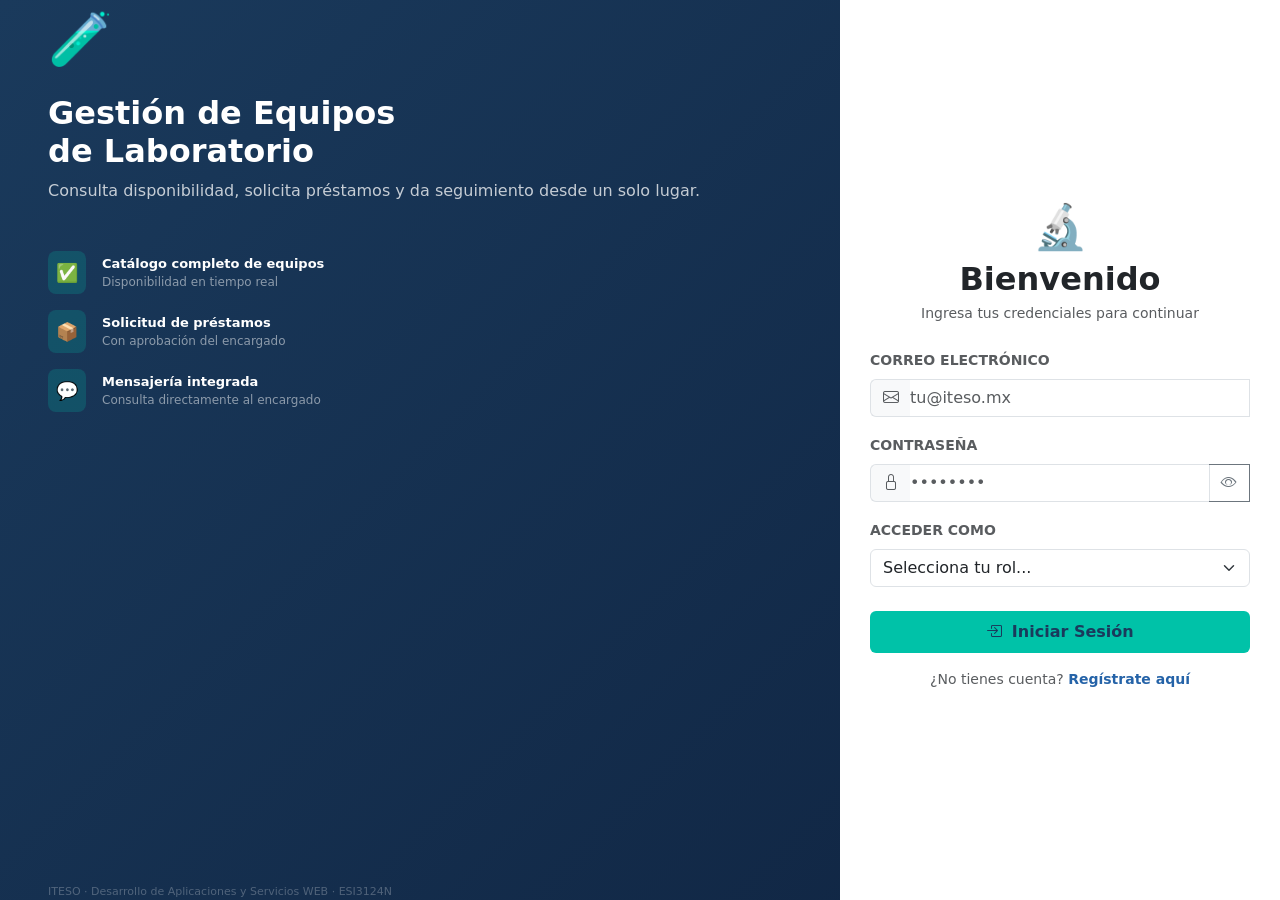
<file: dashboard-estudiante.html>
<!DOCTYPE html>
<html lang="es">
<head>
<meta charset="UTF-8"><meta name="viewport" content="width=device-width,initial-scale=1">
<title>Dashboard – Estudiante</title>
<link href="https://cdn.jsdelivr.net/npm/bootstrap@5.3.3/dist/css/bootstrap.min.css" rel="stylesheet">
<link href="https://cdn.jsdelivr.net/npm/bootstrap-icons@1.11.3/font/bootstrap-icons.min.css" rel="stylesheet">
<link href="custom.css" rel="stylesheet">
</head>
<body>
<div id="sidebar-container"></div>

<div class="main-content">
  <!-- Topbar -->
  <div class="topbar d-flex align-items-center justify-content-between">
    <div>
      <h5 class="fw-bold mb-0">Dashboard</h5>
      <p class="text-muted small mb-0">Bienvenido de vuelta, <span id="nombre-display" class="fw-semibold"></span> 👋</p>
    </div>
    <div class="d-flex align-items-center gap-2">
      <a href="mensajes-estudiante.html" class="btn btn-outline-warning btn-sm d-none" id="nuevo-mensaje-btn">
        <i class="bi bi-bell-fill me-1"></i> Nuevo Mensaje
      </a>
      <a href="catalogo.html" class="btn btn-accent btn-sm">
        <i class="bi bi-plus-lg me-1"></i> Solicitar Préstamo
      </a>
    </div>
  </div>

  <div class="p-4">
    <!-- Stats -->
    <div class="row g-3 mb-4">
      <div class="col-6 col-xl-3">
        <div class="stat-card p-3 d-flex justify-content-between align-items-start h-100">
          <div><div class="stat-num text-primary" id="stat-activos">0</div><div class="small text-muted mt-1">Préstamos Activos</div></div>
          <div class="stat-icon" style="background:#dbeafe;">📦</div>
        </div>
      </div>
      <div class="col-6 col-xl-3">
        <div class="stat-card p-3 d-flex justify-content-between align-items-start h-100">
          <div><div class="stat-num text-success" id="stat-historicos">0</div><div class="small text-muted mt-1">Préstamos Históricos</div></div>
          <div class="stat-icon" style="background:#d1fae5;">✅</div>
        </div>
      </div>
      <div class="col-6 col-xl-3">
        <div class="stat-card p-3 d-flex justify-content-between align-items-start h-100">
          <div><div class="stat-num text-warning" id="stat-mensajes">0</div><div class="small text-muted mt-1">Mensajes Recibidos</div></div>
          <div class="stat-icon" style="background:#fef3c7;">💬</div>
        </div>
      </div>
      <div class="col-6 col-xl-3">
        <div class="stat-card p-3 d-flex justify-content-between align-items-start h-100">
          <div><div class="stat-num text-danger" id="stat-vencer">0</div><div class="small text-muted mt-1">Por Vencer Pronto</div></div>
          <div class="stat-icon" style="background:#fee2e2;">⚠️</div>
        </div>
      </div>
    </div>

    <div class="row g-4">
      <!-- Active loans -->
      <div class="col-lg-6">
        <div class="card h-100">
          <div class="card-header d-flex justify-content-between align-items-center py-3 px-4">
            <span class="fw-bold"><i class="bi bi-box-seam-fill me-2 text-primary"></i>Mis Préstamos Activos</span>
            <a href="prestamos-activos.html" class="btn btn-outline-secondary btn-sm">Ver todos</a>
          </div>
          <div class="card-body d-flex flex-column gap-3" id="active-loans-container">
            <p class="text-muted text-center py-3">Cargando préstamos...</p>
          </div>
        </div>
      </div>

      <!-- Activity -->
      <div class="col-lg-6">
        <div class="card h-100">
          <div class="card-header d-flex justify-content-between align-items-center py-3 px-4">
            <span class="fw-bold"><i class="bi bi-chat-dots-fill me-2 text-primary"></i>Mensajes del Encargado</span>
            <button class="btn btn-outline-secondary btn-sm" onclick="toggleMensajes()" title="Ocultar/Mostrar"><i class="bi bi-eye-slash"></i></button>
          </div>
          <div class="card-body d-flex flex-column gap-3" id="mensajes-container">
            <p class="text-muted text-center py-3">Cargando mensajes...</p>
          </div>
        </div>
      </div>

      <!-- Quick actions -->
      <div class="col-12">
        <div class="card">
          <div class="card-header py-3 px-4">
            <span class="fw-bold"><i class="bi bi-lightning-fill me-2 text-warning"></i>Acciones Rápidas</span>
          </div>
          <div class="card-body d-flex gap-2 flex-wrap">
            <a href="catalogo.html" class="btn btn-primary btn-sm"><i class="bi bi-cpu-fill me-1"></i>Catálogo de Equipos</a>
            <a href="prestamos-activos.html" class="btn btn-outline-primary btn-sm"><i class="bi bi-box-seam me-1"></i>Préstamos Activos</a>
            <a href="mensajes-estudiante.html" class="btn btn-outline-secondary btn-sm"><i class="bi bi-chat-dots me-1"></i>Enviar Mensaje</a>
            <a href="historial-prestamos.html" class="btn btn-outline-secondary btn-sm"><i class="bi bi-clock-history me-1"></i>Ver Historial</a>
          </div>
        </div>
      </div>
    </div>
  </div>
</div>

<script src="nav.js"></script>
<script src="https://cdn.jsdelivr.net/npm/bootstrap@5.3.3/dist/js/bootstrap.bundle.min.js"></script>
<script type="module">
import { getMyLoans, getMessagesFromManager, getUser, checkRole, deleteMessage } from './api.js';

if (!checkRole('estudiante')) {
    throw new Error('Unauthorized');
}

const user = getUser();
document.getElementById('nombre-display').textContent = user.name.split(' ')[0];
buildNav(user.role, 'dashboard-estudiante.html');

async function loadStats() {
  try {
    const [activos, historial, mensajesData] = await Promise.all([
      getMyLoans('activos', 1, 100),
      getMyLoans('historial', 1, 100),
      getMessagesFromManager(1, 50)
    ]);

    document.getElementById('stat-activos').textContent = activos.data.length;
    document.getElementById('stat-historicos').textContent = historial.data.length;
    document.getElementById('stat-mensajes').textContent = mensajesData.total || 0;

    const mensajesSinResponder = (mensajesData.data || []).filter(m => !m.response?.content);
    
    if (mensajesSinResponder.length > 0) {
      document.getElementById('nuevo-mensaje-btn').classList.remove('d-none');
    }

    let porVencer = 0;
    const now = new Date();
    activos.data.forEach(loan => {
      const fecha = new Date(loan.estimatedReturnDate);
      const diasRestantes = Math.ceil((fecha - now) / (1000 * 60 * 60 * 24));
      if (diasRestantes <= 3 && diasRestantes >= 0) porVencer++;
    });
    document.getElementById('stat-vencer').textContent = porVencer;

    renderActiveLoans(activos.data);
    renderMensajes(mensajesData.data || []);
  } catch (error) {
    console.error('Error loading stats:', error);
  }
}

function renderActiveLoans(loans) {
  const container = document.querySelector('#active-loans-container');
  if (!container) return;

  if (loans.length === 0) {
    container.innerHTML = '<p class="text-muted text-center py-3">No tienes préstamos activos</p>';
    return;
  }

  container.innerHTML = loans.slice(0, 3).map(loan => {
    const now = new Date();
    const fecha = new Date(loan.estimatedReturnDate);
    const diasRestantes = Math.ceil((fecha - now) / (1000 * 60 * 60 * 24));
    const progress = Math.min(100, Math.max(0, 100 - (diasRestantes / 14 * 100)));
    const borderClass = diasRestantes <= 3 ? 'border-left-danger' : 'border-left-success';
    const badgeClass = diasRestantes <= 3 ? 'badge-soft-danger' : 'badge-soft-success';
    const equipoNames = loan.equipment.map(e => e.product?.name || 'Equipo').join(', ');

    return `
      <div class="border rounded-3 p-3 ${borderClass}">
        <div class="d-flex justify-content-between align-items-center mb-2">
          <span class="fw-bold small">Préstamo #${loan._id.slice(-6).toUpperCase()}</span>
          <span class="badge ${badgeClass} rounded-pill">${loan.status}</span>
        </div>
        <p class="small text-muted mb-2">${equipoNames} (${loan.equipment.length} equipos)</p>
        <div class="d-flex justify-content-between align-items-center">
          <span class="small text-muted">Vence: <strong>${new Date(loan.estimatedReturnDate).toLocaleDateString('es-MX')}</strong></span>
          <span class="badge ${badgeClass} rounded-pill">${diasRestantes} días</span>
        </div>
        ${diasRestantes > 0 ? `
          <div class="mt-2">
            <div class="progress loan-progress"><div class="progress-bar ${diasRestantes <= 3 ? 'bg-danger' : 'bg-success'}" style="width:${progress}%"></div></div>
            <small class="text-muted">${Math.round(progress)}% del período transcurrido</small>
          </div>
        ` : ''}
      </div>
    `;
  }).join('');
}

function renderMensajes(mensajes) {
  const container = document.getElementById('mensajes-container');
  if (!mensajes || mensajes.length === 0) {
    container.innerHTML = '<p class="text-muted text-center py-3">No hay mensajes del encargado</p>';
    return;
  }

  container.innerHTML = mensajes.slice(0, 3).map(m => {
    const fecha = new Date(m.sentDate).toLocaleDateString('es-MX', { day: 'numeric', month: 'short' });
    const tieneRespuesta = !!m.response?.content;
    return `
      <div class="border rounded-3 p-3 ${tieneRespuesta ? 'border-left-success' : 'border-left-warning'}">
        <div class="d-flex justify-content-between align-items-center mb-1">
          <strong class="small">${m.manager?.name || 'Encargado'}</strong>
          <span class="badge badge-soft-${tieneRespuesta ? 'success' : 'warning'} rounded-pill">${tieneRespuesta ? 'Respondido' : 'Sin responder'}</span>
        </div>
        <p class="small text-muted mb-2">${m.subject || 'Sin asunto'}</p>
        <div class="d-flex gap-2">
          <a href="mensajes-estudiante.html" class="btn btn-outline-primary btn-sm"><i class="bi bi-chat-dots me-1"></i>Ver</a>
          <button class="btn btn-outline-danger btn-sm" onclick="eliminarMensaje('${m._id}')"><i class="bi bi-trash"></i></button>
        </div>
      </div>
    `;
  }).join('');
}

window.eliminarMensaje = async function(id) {
  if (!confirm('¿Eliminar este mensaje?')) return;
  try {
    await deleteMessage(id);
    loadStats();
  } catch (error) {
    alert('Error al eliminar mensaje');
  }
};

window.toggleMensajes = function() {
  const seccion = document.getElementById('mensajes-container');
  if (seccion.style.display === 'none') {
    seccion.style.display = 'block';
  } else {
    seccion.style.display = 'none';
  }
};

loadStats();
</script>
</body>
</html>
</file>
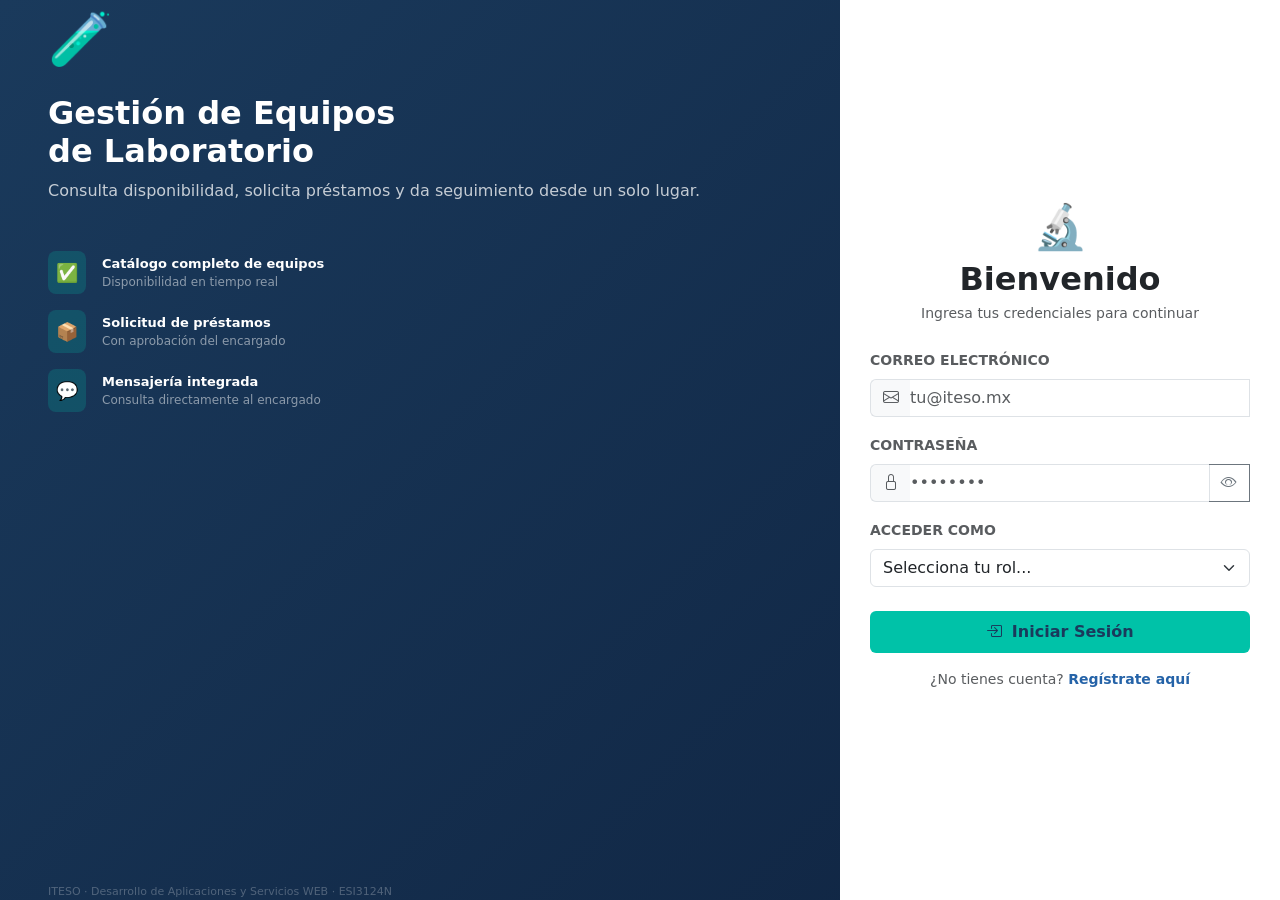
<file: gestion-equipos.html>
<!DOCTYPE html>
<html lang="es">
<head>
<meta charset="UTF-8"><meta name="viewport" content="width=device-width,initial-scale=1">
<title>Gestión de Equipos</title>
<link href="https://cdn.jsdelivr.net/npm/bootstrap@5.3.3/dist/css/bootstrap.min.css" rel="stylesheet">
<link href="https://cdn.jsdelivr.net/npm/bootstrap-icons@1.11.3/font/bootstrap-icons.min.css" rel="stylesheet">
<link href="custom.css" rel="stylesheet">
</head>
<body>
<div id="sidebar-container"></div>
<div class="main-content">
  <div class="topbar d-flex align-items-center justify-content-between">
    <div><h5 class="fw-bold mb-0">Gestión de Equipos</h5><p class="small text-muted mb-0">Catálogo completo del laboratorio</p></div>
    <button class="btn btn-primary btn-sm" data-bs-toggle="modal" data-bs-target="#modalEquipo" onclick="resetForm()"><i class="bi bi-plus-lg me-1"></i>Nuevo Equipo</button>
  </div>
  <div class="p-4">
    <div class="card mb-4"><div class="card-body">
      <div class="row g-2 align-items-end">
        <div class="col-md-4"><div class="input-group"><span class="input-group-text bg-light"><i class="bi bi-search text-muted"></i></span><input type="text" id="buscar" class="form-control" placeholder="Nombre, código, serie..." onkeyup="debounceFilter()"></div></div>
        <div class="col-md-2"><select class="form-select" id="filtro-cat" onchange="filterProducts()"><option value="">Categoría</option></select></div>
        <div class="col-md-2"><select class="form-select" id="filtro-estado" onchange="filterProducts()"><option value="">Estado</option><option value="disponible">Disponible</option><option value="prestado">Prestado</option><option value="mantenimiento">Mantenimiento</option></select></div>
        <div class="col-md-2"><select class="form-select" id="filtro-lab" onchange="filterProducts()"><option value="">Laboratorio</option></select></div>
        <div class="col-md-2 d-flex gap-2">
          <button class="btn btn-outline-secondary flex-fill" onclick="clearFilters()"><i class="bi bi-x-circle me-1"></i>Limpiar</button>
        </div>
      </div>
    </div></div>
    <div class="card"><div class="card-header py-3 px-4"><span class="fw-bold"><i class="bi bi-cpu-fill me-2 text-primary"></i>Inventario (<span id="total-equipos">0</span> equipos)</span></div>
    <div class="table-responsive">
      <table class="table table-hover align-middle mb-0">
        <thead><tr><th>Código</th><th>Nombre / Modelo</th><th>Categoría</th><th>Laboratorio</th><th>Estado</th><th>No. Serie</th><th>Acciones</th></tr></thead>
        <tbody id="equipos-tbody">
          <tr><td colspan="7" class="text-center text-muted py-4">Cargando equipos...</td></tr>
        </tbody>
      </table>
    </div>
    <div class="card-footer bg-transparent d-flex justify-content-center py-3"><nav><ul class="pagination pagination-sm mb-0" id="paginacion"></ul></nav></div>
    </div>
  </div>
</div>
<!-- Add/Edit Modal -->
<div class="modal fade" id="modalEquipo" tabindex="-1"><div class="modal-dialog modal-lg"><div class="modal-content rounded-4">
  <div class="modal-header border-0"><h5 class="modal-title fw-bold" id="modal-titulo"><i class="bi bi-plus-circle me-2"></i>Registrar Nuevo Equipo</h5><button class="btn-close" data-bs-dismiss="modal"></button></div>
  <div class="modal-body">
    <form id="eq-form" novalidate>
      <div class="row g-3">
        <div class="col-md-6"><label class="form-label small fw-semibold text-uppercase text-muted">Nombre *</label><input type="text" id="eq-nom" class="form-control" placeholder="Ej. Osciloscopio Digital" required><div class="invalid-feedback">Requerido (mín. 3 chars).</div></div>
        <div class="col-md-6"><label class="form-label small fw-semibold text-uppercase text-muted">Código inventario *</label><input type="text" id="eq-cod" class="form-control" placeholder="LAB-EQ-00XXX" required><div class="invalid-feedback">Requerido y único.</div></div>
        <div class="col-md-4"><label class="form-label small fw-semibold text-uppercase text-muted">Marca</label><input type="text" id="eq-marca" class="form-control" placeholder="Ej. Rigol"></div>
        <div class="col-md-4"><label class="form-label small fw-semibold text-uppercase text-muted">Modelo</label><input type="text" id="eq-modelo" class="form-control" placeholder="Ej. DS1054Z"></div>
        <div class="col-md-4"><label class="form-label small fw-semibold text-uppercase text-muted">No. serie (único)</label><input type="text" id="eq-serie" class="form-control" placeholder="Ej. SN123456"></div>
        <div class="col-md-6"><label class="form-label small fw-semibold text-uppercase text-muted">Categoría *</label>
          <input type="text" id="eq-cat" class="form-control" placeholder="Ej. Instrumentación" required><div class="invalid-feedback">La categoría es requerida.</div></div>
        <div class="col-md-6"><label class="form-label small fw-semibold text-uppercase text-muted">Laboratorio *</label>
          <input type="text" id="eq-lab" class="form-control" placeholder="Ej. Lab. Electrónica" required><div class="invalid-feedback">El laboratorio es requerido.</div></div>
        <div class="col-md-6"><label class="form-label small fw-semibold text-uppercase text-muted">Estado *</label>
          <select id="eq-estado" class="form-select" required>
            <option value="disponible">Disponible</option>
            <option value="mantenimiento">Mantenimiento</option>
          </select><div class="invalid-feedback">El estado es requerido.</div></div>
        <div class="col-12"><label class="form-label small fw-semibold text-uppercase text-muted">URL de imagen</label><input type="url" id="eq-img" class="form-control" placeholder="https://..."></div>
        <div class="col-12"><label class="form-label small fw-semibold text-uppercase text-muted">Descripción</label><textarea class="form-control" id="eq-desc" rows="2" placeholder="Características principales..." maxlength="1000"></textarea></div>
      </div>
    </form>
  </div>
  <div class="modal-footer border-0">
    <button class="btn btn-primary" id="btn-guardar" onclick="guardarEquipo()"><i class="bi bi-check2 me-1"></i>Registrar</button>
    <button class="btn btn-outline-secondary" data-bs-dismiss="modal">Cancelar</button>
  </div>
</div></div></div>
<script src="nav.js"></script>
<script src="https://cdn.jsdelivr.net/npm/bootstrap@5.3.3/dist/js/bootstrap.bundle.min.js"></script>
<script type="module">
import { getProducts, getCategories, getLaboratories, createProduct, updateProduct, deleteProduct, getUser, showError, showSuccess, checkRole } from './api.js';

if (!checkRole('encargado')) {
    throw new Error('Unauthorized');
}

const user = getUser();
buildNav(user.role, 'gestion-equipos.html');

let products = [];
let currentPage = 1;
let editingId = null;

async function init() {
  await loadFilters();
  loadProducts();
}

async function loadFilters() {
  try {
    const [categories, laboratories] = await Promise.all([getCategories(), getLaboratories()]);
    
    const catSelect = document.getElementById('filtro-cat');
    const labSelect = document.getElementById('filtro-lab');
    
    categories.forEach(c => {
      catSelect.innerHTML += `<option value="${c}">${c}</option>`;
    });
    laboratories.forEach(l => {
      labSelect.innerHTML += `<option value="${l}">${l}</option>`;
    });
  } catch (error) {
    console.error('Error loading filters:', error);
  }
}

async function loadProducts() {
  try {
    const filters = {};
    const search = document.getElementById('buscar').value;
    const category = document.getElementById('filtro-cat').value;
    const status = document.getElementById('filtro-estado').value;
    const laboratory = document.getElementById('filtro-lab').value;

    if (search) filters.search = search;
    if (category) filters.category = category;
    if (status) filters.status = status;
    if (laboratory) filters.laboratory = laboratory;
    filters.page = currentPage;
    filters.limit = 20;

    const result = await getProducts(filters);
    products = result.data;
    renderProducts(result.total);
    renderPagination(result.total);
  } catch (error) {
    showError('Error al cargar productos');
  }
}

function renderPagination(total) {
  const totalPages = Math.ceil(total / 20);
  const pag = document.getElementById('paginacion');
  if (totalPages <= 1) {
    pag.innerHTML = '';
    return;
  }
  
  let html = `<li class="page-item ${currentPage === 1 ? 'disabled' : ''}"><a class="page-link" href="#" onclick="changePage(${currentPage - 1})">‹</a></li>`;
  for (let i = 1; i <= totalPages; i++) {
    html += `<li class="page-item ${currentPage === i ? 'active' : ''}"><a class="page-link" href="#" onclick="changePage(${i})">${i}</a></li>`;
  }
  html += `<li class="page-item ${currentPage === totalPages ? 'disabled' : ''}"><a class="page-link" href="#" onclick="changePage(${currentPage + 1})">›</a></li>`;
  pag.innerHTML = html;
}

window.changePage = function(page) {
  currentPage = page;
  loadProducts();
};

function renderProducts(total) {
  document.getElementById('total-equipos').textContent = total;
  const tbody = document.getElementById('equipos-tbody');
  
  if (products.length === 0) {
    tbody.innerHTML = '<tr><td colspan="7" class="text-center text-muted py-4">No hay equipos registrados</td></tr>';
    return;
  }

  tbody.innerHTML = products.map(p => {
    const badgeClass = p.status === 'disponible' ? 'success' : p.status === 'prestado' ? 'danger' : 'warning';
    return `
      <tr>
        <td><code>${p.serialNumber || 'N/A'}</code></td>
        <td><strong>${p.name}</strong>${p.description ? '<br><small class="text-muted">' + p.description.substring(0, 50) + '</small>' : ''}</td>
        <td>${p.category || '-'}</td>
        <td>${p.laboratory || '-'}</td>
        <td><span class="badge badge-soft-${badgeClass} rounded-pill">${p.status?.toUpperCase() || 'N/A'}</span></td>
        <td><code class="small">${p.serialNumber || 'N/A'}</code></td>
        <td>
          <div class="d-flex gap-1">
            <button class="btn btn-outline-secondary btn-sm" title="Editar" onclick="editProduct('${p._id}')"><i class="bi bi-pencil"></i></button>
            <button class="btn btn-outline-danger btn-sm" title="Dar de baja" onclick="deleteProduct('${p._id}')"><i class="bi bi-trash"></i></button>
          </div>
        </td>
      </tr>
    `;
  }).join('');
}

window.guardarEquipo = async function() {
  let ok = true;
  const n = document.getElementById('eq-nom');
  const c = document.getElementById('eq-cod');
  const cat = document.getElementById('eq-cat');
  const lab = document.getElementById('eq-lab');
  
  n.value.trim().length < 3 ? (n.classList.add('is-invalid'), ok = false) : n.classList.remove('is-invalid');
  c.value.trim() ? c.classList.remove('is-invalid') : (c.classList.add('is-invalid'), ok = false);
  cat.value.trim() ? cat.classList.remove('is-invalid') : (cat.classList.add('is-invalid'), ok = false);
  lab.value.trim() ? lab.classList.remove('is-invalid') : (lab.classList.add('is-invalid'), ok = false);
  
  if (!ok) return;

  const productData = {
    name: n.value.trim(),
    serialNumber: c.value.trim(),
    category: cat.value,
    laboratory: lab.value,
    description: document.getElementById('eq-desc').value,
    imageUrl: document.getElementById('eq-img').value,
    brand: document.getElementById('eq-marca').value,
    model: document.getElementById('eq-modelo').value,
    status: document.getElementById('eq-estado').value
  };

  try {
    if (editingId) {
      await updateProduct(editingId, productData);
      showSuccess('Equipo actualizado');
    } else {
      await createProduct(productData);
      showSuccess('Equipo registrado');
    }
    const modalEl = document.getElementById('modalEquipo');
const modalInstance = bootstrap.Modal.getInstance(modalEl) || new bootstrap.Modal(modalEl);
modalInstance.hide();
    resetForm();
    loadProducts();
  } catch (error) {
    showError(error.message || 'Error al guardar');
  }
};

window.deleteProduct = async function(id) {
  if (!confirm('¿Dar de baja este equipo?')) return;
  try {
    await deleteProduct(id);
    showSuccess('Equipo dado de baja');
    loadProducts();
  } catch (error) {
    showError(error.message || 'Error al eliminar');
  }
};

window.editProduct = function(id) {
  const p = products.find(x => x._id === id);
  if (p) {
    editingId = id;
    document.getElementById('modal-titulo').innerHTML = '<i class="bi bi-pencil-square me-2"></i>Editar Equipo';
    document.getElementById('btn-guardar').innerHTML = '<i class="bi bi-check2 me-1"></i>Guardar cambios';
    document.getElementById('eq-nom').value = p.name || '';
    document.getElementById('eq-cod').value = p.serialNumber || '';
    document.getElementById('eq-marca').value = p.brand || '';
    document.getElementById('eq-modelo').value = p.model || '';
    document.getElementById('eq-serie').value = p.serialNumber || '';
    document.getElementById('eq-cat').value = p.category || '';
    document.getElementById('eq-lab').value = p.laboratory || '';
    document.getElementById('eq-img').value = p.imageUrl || '';
    document.getElementById('eq-desc').value = p.description || '';
    const estadoSelect = document.getElementById('eq-estado');
    if (p.status === 'prestado') {
      estadoSelect.innerHTML = '<option value="prestado">Prestado (automático)</option>';
      estadoSelect.disabled = true;
    } else {
      estadoSelect.innerHTML = '<option value="disponible" ' + (p.status === 'disponible' ? 'selected' : '') + '>Disponible</option><option value="mantenimiento" ' + (p.status === 'mantenimiento' ? 'selected' : '') + '>Mantenimiento</option>';
      estadoSelect.disabled = false;
    }
    new bootstrap.Modal(document.getElementById('modalEquipo')).show();
  }
};

window.resetForm = function() {
  editingId = null;
  document.getElementById('modal-titulo').innerHTML = '<i class="bi bi-plus-circle me-2"></i>Registrar Nuevo Equipo';
  document.getElementById('btn-guardar').innerHTML = '<i class="bi bi-check2 me-1"></i>Registrar';
  document.getElementById('eq-form').reset();
  document.getElementById('eq-estado').innerHTML = '<option value="disponible">Disponible</option><option value="mantenimiento">Mantenimiento</option>';
  document.getElementById('eq-estado').disabled = false;
};

let debounceTimer;
window.debounceFilter = function() {
  clearTimeout(debounceTimer);
  debounceTimer = setTimeout(() => {
    currentPage = 1;
    loadProducts();
  }, 300);
};

window.filterProducts = function() {
  currentPage = 1;
  loadProducts();
};

window.clearFilters = function() {
  document.getElementById('buscar').value = '';
  document.getElementById('filtro-cat').value = '';
  document.getElementById('filtro-estado').value = '';
  document.getElementById('filtro-lab').value = '';
  currentPage = 1;
  loadProducts();
};

init();
</script>
</body>
</html>
</file>
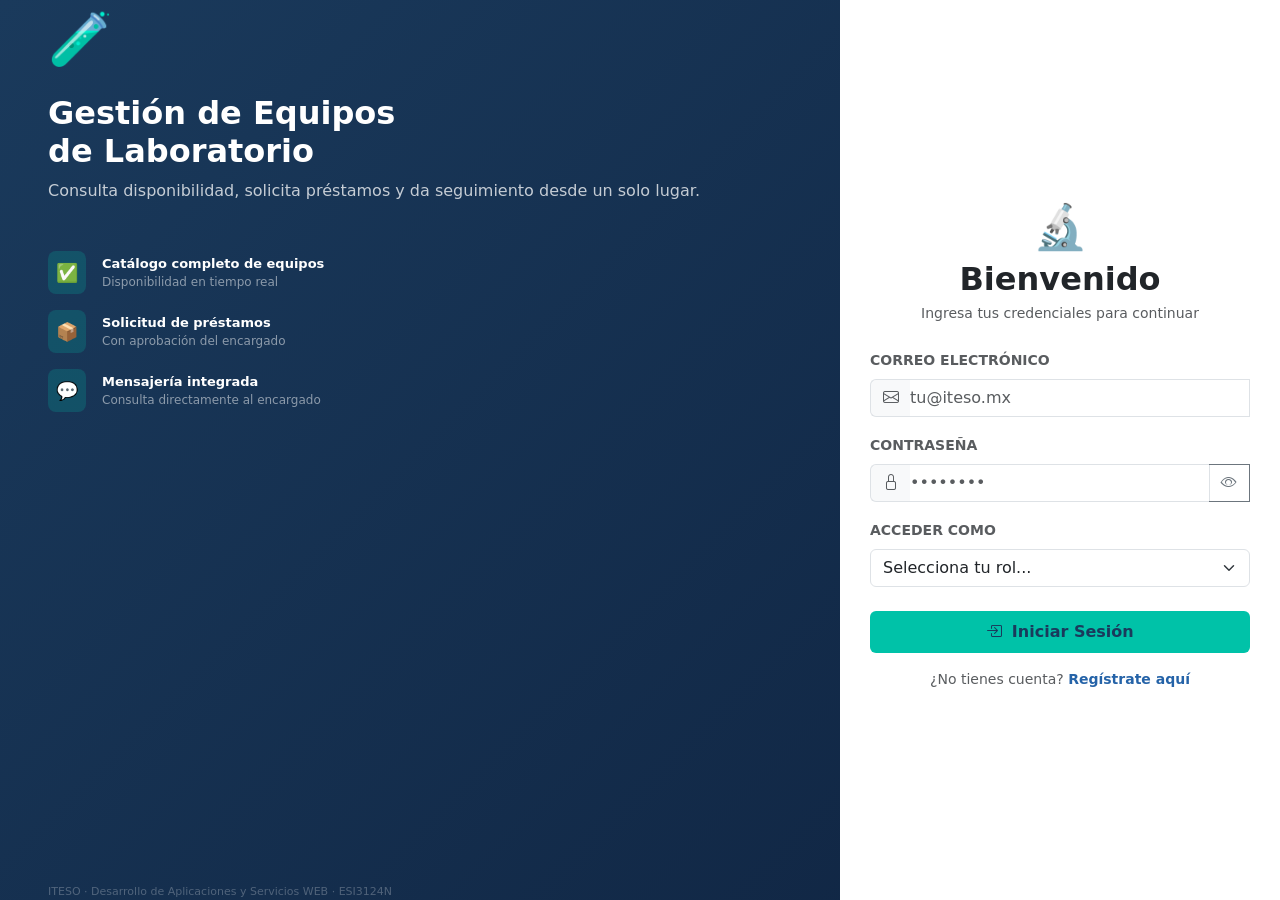
<file: historial-prestamos.html>
<!DOCTYPE html>
<html lang="es">
<head>
<meta charset="UTF-8"><meta name="viewport" content="width=device-width,initial-scale=1">
<title>Historial de Préstamos</title>
<link href="https://cdn.jsdelivr.net/npm/bootstrap@5.3.3/dist/css/bootstrap.min.css" rel="stylesheet">
<link href="https://cdn.jsdelivr.net/npm/bootstrap-icons@1.11.3/font/bootstrap-icons.min.css" rel="stylesheet">
<link href="custom.css" rel="stylesheet">
</head>
<body>
<div id="sidebar-container"></div>
<div class="main-content">
  <div class="topbar d-flex align-items-center justify-content-between">
    <div><h5 class="fw-bold mb-0">Historial de Préstamos</h5><p class="small text-muted mb-0">Registro completo de todos tus préstamos</p></div>
  </div>
  <div class="p-4">
    <div class="card mb-4">
      <div class="card-body">
        <div class="row g-2 align-items-end">
          <div class="col-md-3"><label class="form-label small text-muted text-uppercase fw-semibold">Fecha inicio</label><input type="date" id="fecha-inicio" class="form-control"></div>
          <div class="col-md-3"><label class="form-label small text-muted text-uppercase fw-semibold">Fecha fin</label><input type="date" id="fecha-fin" class="form-control"></div>
          <div class="col-md-3"><label class="form-label small text-muted text-uppercase fw-semibold">Estado</label>
            <select id="estado-filter" class="form-select"><option value="">Todos</option><option>FINALIZADO</option><option>CANCELADO</option><option>RECHAZADO</option></select>
          </div>
          <div class="col-md-3 d-flex gap-2">
            <button class="btn btn-primary btn-sm flex-fill" onclick="filtrarHistorial()">Filtrar</button>
            <button class="btn btn-outline-secondary btn-sm" onclick="limpiarFiltros()">Limpiar</button>
          </div>
        </div>
      </div>
    </div>
    <div class="card">
      <div class="card-header py-3 px-4"><span class="fw-bold"><i class="bi bi-clock-history me-2 text-primary"></i>Historial Completo (<span id="total-registros">0</span> registros)</span></div>
      <div class="table-responsive">
        <table class="table table-hover align-middle mb-0">
          <thead><tr><th>Folio</th><th>Equipos</th><th>Categoría</th><th>Préstamo</th><th>Devolución</th><th>Estado</th><th></th></tr></thead>
          <tbody id="historial-tbody">
            <tr><td colspan="7" class="text-center text-muted py-4">Cargando historial...</td></tr>
          </tbody>
        </table>
      </div>
      <div class="card-footer bg-transparent d-flex justify-content-center py-3">
        <nav><ul class="pagination pagination-sm mb-0" id="paginacion"></ul></nav>
      </div>
    </div>
  </div>
</div>
<div class="modal fade" id="modalHist" tabindex="-1"><div class="modal-dialog"><div class="modal-content rounded-4">
  <div class="modal-header border-0"><h5 class="modal-title fw-bold">📋 Detalle Préstamo</h5><button class="btn-close" data-bs-dismiss="modal"></button></div>
  <div class="modal-body" id="modal-detalle"></div>
  <div class="modal-footer border-0"><button class="btn btn-outline-secondary" data-bs-dismiss="modal">Cerrar</button></div>
</div></div></div>
<script src="nav.js"></script>
<script src="https://cdn.jsdelivr.net/npm/bootstrap@5.3.3/dist/js/bootstrap.bundle.min.js"></script>
<script type="module">
import { getMyLoans, getProducts, getUser, checkRole } from './api.js';

let productsMap = {};

if (!checkRole('estudiante')) {
    throw new Error('Unauthorized');
}

const user = getUser();
buildNav(user.role, 'historial-prestamos.html');

let currentPage = 1;
let todosLosPrestamos = [];

async function loadHistorial() {
  try {
    const [loansResult, prodsResult] = await Promise.all([
      getMyLoans('historial', 1, 100),
      getProducts({ limit: 100 })
    ]);
    
    (prodsResult.data || []).forEach(p => {
      productsMap[p._id] = p;
    });
    
    todosLosPrestamos = loansResult.data || [];
    document.getElementById('total-registros').textContent = loansResult.total;
    aplicarFiltros();
  } catch (error) {
    console.error('Error:', error);
  }
}

function aplicarFiltros() {
  const fechaInicio = document.getElementById('fecha-inicio').value;
  const fechaFin = document.getElementById('fecha-fin').value;
  const estado = document.getElementById('estado-filter').value;
  
  let filtrados = todosLosPrestamos;
  
  if (fechaInicio) {
    filtrados = filtrados.filter(l => new Date(l.createdAt) >= new Date(fechaInicio));
  }
  if (fechaFin) {
    filtrados = filtrados.filter(l => new Date(l.createdAt) <= new Date(fechaFin + 'T23:59:59'));
  }
  if (estado) {
    filtrados = filtrados.filter(l => l.status === estado);
  }
  
  document.getElementById('total-registros').textContent = filtrados.length;
  renderHistorial(filtrados);
}

function renderHistorial(loans) {
  const tbody = document.getElementById('historial-tbody');
  
  if (loans.length === 0) {
    tbody.innerHTML = '<tr><td colspan="7" class="text-center text-muted py-4">No hay registros en el historial</td></tr>';
    return;
  }
  
  tbody.innerHTML = loans.map(loan => {
    const statusClass = {
      'FINALIZADO': 'badge-soft-success',
      'RECHAZADO': 'badge-soft-danger',
      'CANCELADO': 'badge-soft-muted',
      'PARCIALMENTE_DEVUELTO': 'badge-soft-warning'
    }[loan.status] || 'badge-soft-secondary';
    
    const productId = loan.equipment[0]?.product?._id;
    const product = productsMap[productId] || {};
    const categoria = product.category || '-';
    
    return `<tr>
      <td><code>#${loan._id.slice(-6).toUpperCase()}</code></td>
      <td>${loan.equipment.map(e => e.product?.name || 'Equipo').join(', ')}</td>
      <td>${categoria}</td>
      <td>${new Date(loan.createdAt).toLocaleDateString('es-MX')}</td>
      <td>${loan.actualReturnDate ? new Date(loan.actualReturnDate).toLocaleDateString('es-MX') : '—'}</td>
      <td><span class="badge ${statusClass} rounded-pill">${loan.status}</span></td>
      <td><button class="btn btn-outline-secondary btn-sm" onclick="verDetalle('${loan._id}')">Ver</button></td>
    </tr>`;
  }).join('');
}

function renderPagination(total) {
  const totalPages = Math.ceil(total / 20);
  const pag = document.getElementById('paginacion');
  if (totalPages <= 1) {
    pag.innerHTML = '';
    return;
  }
  
  let html = `<li class="page-item ${currentPage === 1 ? 'disabled' : ''}"><a class="page-link" href="#" onclick="changePage(${currentPage - 1})">‹</a></li>`;
  for (let i = 1; i <= totalPages; i++) {
    html += `<li class="page-item ${currentPage === i ? 'active' : ''}"><a class="page-link" href="#" onclick="changePage(${i})">${i}</a></li>`;
  }
  html += `<li class="page-item ${currentPage === totalPages ? 'disabled' : ''}"><a class="page-link" href="#" onclick="changePage(${currentPage + 1})">›</a></li>`;
  pag.innerHTML = html;
}

window.changePage = function(page) {
  currentPage = page;
  loadHistorial();
};

window.filtrarHistorial = function() {
  currentPage = 1;
  aplicarFiltros();
};

window.limpiarFiltros = function() {
  document.getElementById('fecha-inicio').value = '';
  document.getElementById('fecha-fin').value = '';
  document.getElementById('estado-filter').value = '';
  currentPage = 1;
  aplicarFiltros();
};

window.verDetalle = async function(id) {
  try {
    const { getLoanById } = await import('./api.js');
    const loan = await getLoanById(id);
    const modalBody = document.getElementById('modal-detalle');
    
    const equiposHtml = loan.equipment.map(e => `
      <div class="col-6"><label class="form-label small text-uppercase text-muted fw-semibold">Equipo</label><p class="mb-0">${e.product?.name || 'Equipo'}</p></div>
      <div class="col-6"><label class="form-label small text-uppercase text-muted fw-semibold">Estado</label><p class="mb-0">${e.status}</p></div>
    `).join('');
    
    modalBody.innerHTML = `
      <div class="row g-3">
        ${equiposHtml}
        <div class="col-6"><label class="form-label small text-uppercase text-muted fw-semibold">Fecha préstamo</label><p class="mb-0 font-monospace">${new Date(loan.createdAt).toLocaleDateString('es-MX')}</p></div>
        <div class="col-6"><label class="form-label small text-uppercase text-muted fw-semibold">Fecha devolución</label><p class="mb-0 font-monospace">${loan.actualReturnDate ? new Date(loan.actualReturnDate).toLocaleDateString('es-MX') : '—'}</p></div>
        <div class="col-6"><label class="form-label small text-uppercase text-muted fw-semibold">Aprobado por</label><p class="mb-0">${loan.managedBy?.name || '—'}</p></div>
        <div class="col-6"><label class="form-label small text-uppercase text-muted fw-semibold">Estado final</label><span class="badge badge-soft-accent rounded-pill">${loan.status}</span></div>
        ${loan.notes ? `<div class="col-12"><label class="form-label small text-uppercase text-muted fw-semibold">Notas</label><p class="mb-0">${loan.notes}</p></div>` : ''}
      </div>
    `;
    
    const modal = new bootstrap.Modal(document.getElementById('modalHist'));
    modal.show();
  } catch (error) {
    console.error('Error loading detail:', error);
  }
};

loadHistorial();
</script>
</body>
</html>
</file>
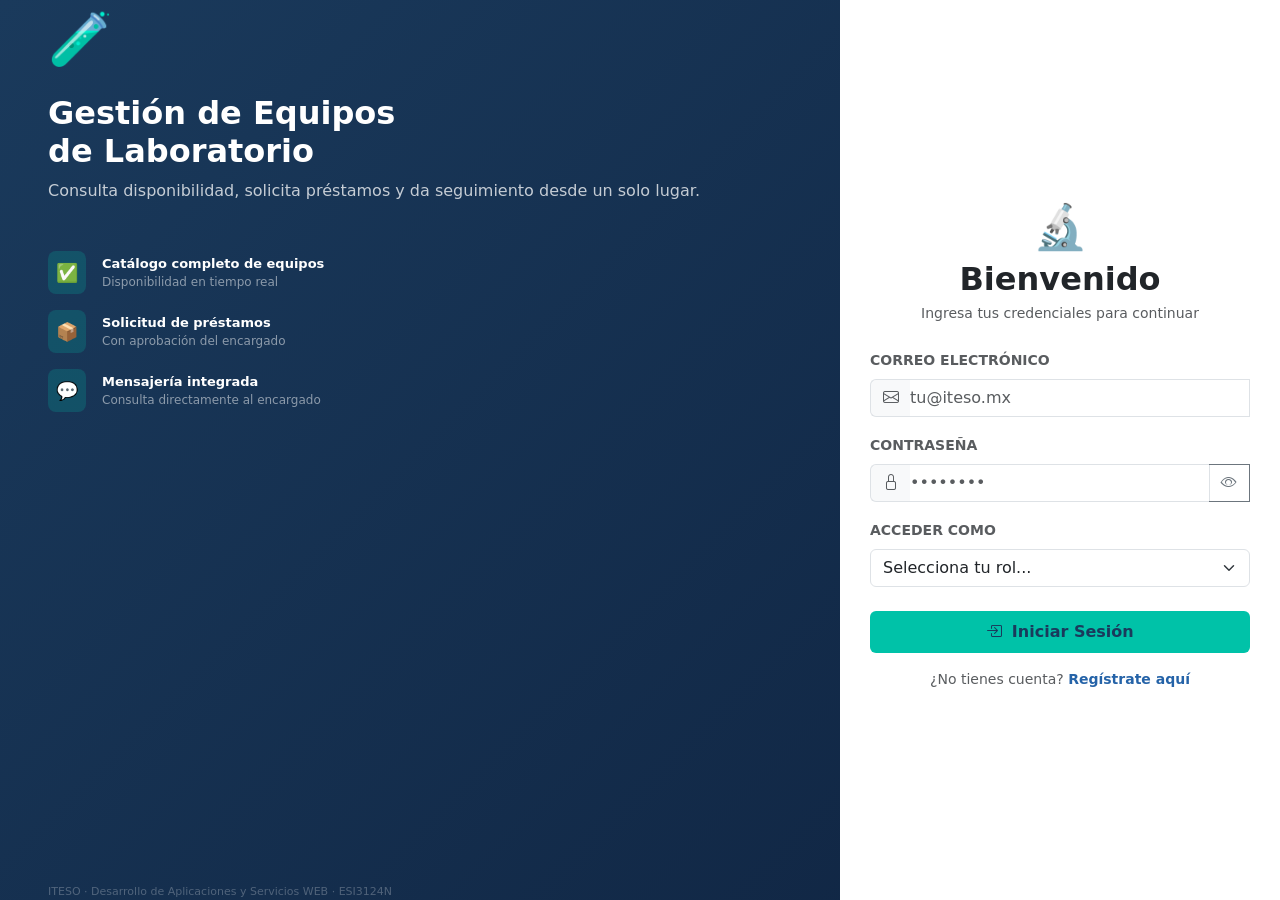
<file: mensajes-encargado.html>
<!DOCTYPE html>
<html lang="es">
<head>
<meta charset="UTF-8"><meta name="viewport" content="width=device-width,initial-scale=1">
<title>Mensajes – Encargado</title>
<link href="https://cdn.jsdelivr.net/npm/bootstrap@5.3.3/dist/css/bootstrap.min.css" rel="stylesheet">
<link href="https://cdn.jsdelivr.net/npm/bootstrap-icons@1.11.3/font/bootstrap-icons.min.css" rel="stylesheet">
<link href="custom.css" rel="stylesheet">
</head>
<body>
<div id="sidebar-container"></div>
<div class="main-content">
  <div class="topbar d-flex align-items-center justify-content-between">
    <div><h5 class="fw-bold mb-0">Mensajes de Estudiantes</h5><p class="small text-muted mb-0">Consultas sobre equipos y laboratorio</p></div>
    <select class="form-select form-select-sm" style="width:auto;" id="filtro-estado" onchange="loadMensajes()">
      <option value="">Todos</option>
      <option value="SIN_RESPUESTA">Sin responder</option>
      <option value="RESPONDIDO">Respondidos</option>
    </select>
  </div>
  <div class="p-4">
    <div class="row g-4">
      <div class="col-md-5">
        <div class="card">
          <div class="card-header py-3 px-4 d-flex justify-content-between align-items-center">
            <span class="fw-bold"><i class="bi bi-inbox me-2"></i>Bandeja de Entrada</span>
            <span class="badge bg-warning text-dark rounded-pill" id="sin-responder-count">0 sin responder</span>
          </div>
          <div class="list-group list-group-flush" id="mensajes-lista">
            <div class="text-center text-muted py-4">Cargando...</div>
          </div>
        </div>
      </div>
      <div class="col-md-7">
        <div class="card" id="card-detalle">
          <div class="card-header py-3 px-4">
            <span class="fw-bold" id="detalle-asunto">Selecciona un mensaje</span>
            <div class="mt-1" id="detalle-meta"></div>
          </div>
          <div class="card-body" id="detalle-cuerpo">
            <div class="text-center text-muted py-5">
              <i class="bi bi-envelope-open fs-1"></i>
              <p class="mt-2">Selecciona un mensaje de la bandeja para ver los detalles</p>
            </div>
            <form id="reply-form" class="d-none" novalidate>
              <div class="mb-3"><label class="form-label small fw-semibold text-uppercase text-muted">Tu respuesta *</label>
                <textarea id="respuesta" class="form-control" rows="4" placeholder="Escribe tu respuesta..." required maxlength="2000"></textarea>
                <div class="invalid-feedback">La respuesta no puede estar vacía.</div>
                <div class="form-text text-end"><span id="rc">0</span>/2000</div>
              </div>
              <div class="d-flex gap-2">
                <button type="button" class="btn btn-primary" onclick="enviarResp()"><i class="bi bi-send me-1"></i>Enviar Respuesta</button>
                <button type="button" class="btn btn-outline-danger btn-sm" onclick="eliminarMsg()"><i class="bi bi-trash me-1"></i>Eliminar</button>
              </div>
            </form>
            <div id="resp-ok" class="d-none mt-3">
              <div class="alert alert-success small"><i class="bi bi-check-circle me-1"></i>Respuesta enviada correctamente.</div>
              <div class="p-3 rounded-3" style="background:#d1fae5;border:1px solid #a7f3d0;">
                <div class="d-flex justify-content-between mb-1"><strong>Encargado (Tú)</strong><small class="font-monospace text-muted">Ahora</small></div>
                <p id="resp-text" class="mb-0 small"></p>
              </div>
            </div>
          </div>
        </div>
      </div>
    </div>
  </div>
</div>
<script src="nav.js"></script>
<script src="https://cdn.jsdelivr.net/npm/bootstrap@5.3.3/dist/js/bootstrap.bundle.min.js"></script>
<script type="module">
import { getMessages, respondMessage, markMessageAsRead, getUser, showError, showSuccess, checkRole } from './api.js';

if (!checkRole('encargado')) {
    throw new Error('Unauthorized');
}

const user = getUser();
buildNav(user.role, 'mensajes-encargado.html');

let mensajes = [];
let mensajeActual = null;

document.getElementById('respuesta').addEventListener('input', function() {
    document.getElementById('rc').textContent = this.value.length;
});

async function loadMensajes() {
  try {
    const result = await getMessages(1, 50);
    mensajes = result.data || [];
    
    const filtro = document.getElementById('filtro-estado').value;
    let filtrados = mensajes;
    if (filtro === 'SIN_RESPUESTA') {
      filtrados = mensajes.filter(m => !m.response?.content);
    } else if (filtro === 'RESPONDIDO') {
      filtrados = mensajes.filter(m => m.response?.content);
    }
    
    const sinResponder = mensajes.filter(m => !m.response?.content).length;
    document.getElementById('sin-responder-count').textContent = `${sinResponder} sin responder`;
    
    renderLista(filtrados);
  } catch (error) {
    console.error('Error cargando mensajes:', error);
    document.getElementById('mensajes-lista').innerHTML = 
      '<div class="text-center text-muted py-4">Error al cargar mensajes</div>';
  }
}

function renderLista(lista) {
  const container = document.getElementById('mensajes-lista');
  
  if (lista.length === 0) {
    container.innerHTML = '<div class="text-center text-muted py-4">No hay mensajes</div>';
    return;
  }
  
  container.innerHTML = lista.map(m => {
    const fecha = new Date(m.createdAt).toLocaleDateString('es-MX', { day: 'numeric', month: 'short' });
    const hasResponse = !!m.response?.content;
    
    return `
      <div class="list-group-item list-group-item-action p-3 cursor-pointer" onclick="seleccionarMensaje('${m._id}')">
        <div class="d-flex justify-content-between">
          <strong>${m.student?.name || 'Estudiante'}</strong>
          <small class="font-monospace">${fecha}</small>
        </div>
        <p class="mb-1 small fw-semibold">${m.subject || 'Sin asunto'}</p>
        ${hasResponse 
          ? '<span class="badge badge-soft-success rounded-pill small">Respondido ✓</span>' 
          : '<span class="badge badge-soft-warning rounded-pill small">Sin responder</span>'}
      </div>
    `;
  }).join('');
}

window.seleccionarMensaje = function(id) {
  mensajeActual = mensajes.find(m => m._id === id);
  if (!mensajeActual) return;
  
  document.getElementById('detalle-asunto').textContent = mensajeActual.subject || 'Sin asunto';
  document.getElementById('detalle-meta').innerHTML = `
    <span class="badge badge-soft-muted rounded-pill small">De: ${mensajeActual.student?.name || 'Estudiante'}</span>
    ${mensajeActual.product ? `<span class="badge badge-soft-info rounded-pill small ms-1">Equipo: ${mensajeActual.product.name}</span>` : ''}
  `;
  
  const fecha = new Date(mensajeActual.createdAt).toLocaleDateString('es-MX', { 
    day: 'numeric', month: 'short', year: 'numeric', hour: '2-digit', minute: '2-digit' 
  });
  
  const cuerpo = document.getElementById('detalle-cuerpo');
  cuerpo.innerHTML = `
    <div class="p-3 rounded-3 mb-4" style="background:#f7f9fb;border:1px solid #dde3ea;">
      <div class="d-flex justify-content-between mb-2">
        <strong>${mensajeActual.student?.name || 'Estudiante'}</strong>
        <small class="font-monospace text-muted">${fecha}</small>
      </div>
      <p class="mb-0" style="font-size:13.5px;">${mensajeActual.content || ''}</p>
    </div>
    ${mensajeActual.response?.content ? `
    <div class="p-3 rounded-3 mb-4" style="background:#d1fae5;border:1px solid #a7f3d0;">
      <div class="d-flex justify-content-between mb-1">
        <strong>Encargado (Tú)</strong>
        <small class="font-monospace text-muted">${mensajeActual.response.date ? new Date(mensajeActual.response.date).toLocaleDateString('es-MX') : ''}</small>
      </div>
      <p class="mb-0 small">${mensajeActual.response.content}</p>
    </div>
    ` : ''}
    <form id="reply-form" novalidate>
      <div class="mb-3">
        <label class="form-label small fw-semibold text-uppercase text-muted">Tu respuesta *</label>
        <textarea id="respuesta" class="form-control" rows="4" placeholder="Escribe tu respuesta..." required maxlength="2000"></textarea>
        <div class="invalid-feedback">La respuesta no puede estar vacía.</div>
        <div class="form-text text-end"><span id="rc">0</span>/2000</div>
      </div>
      <div class="d-flex gap-2">
        <button type="button" class="btn btn-primary" onclick="enviarResp()"><i class="bi bi-send me-1"></i>Enviar Respuesta</button>
        <button type="button" class="btn btn-outline-danger btn-sm" onclick="eliminarMsg()"><i class="bi bi-trash me-1"></i>Eliminar</button>
      </div>
    </form>
    <div id="resp-ok" class="d-none mt-3">
      <div class="alert alert-success small"><i class="bi bi-check-circle me-1"></i>Respuesta enviada correctamente.</div>
      <div class="p-3 rounded-3" style="background:#d1fae5;border:1px solid #a7f3d0;">
        <div class="d-flex justify-content-between mb-1"><strong>Encargado (Tú)</strong><small class="font-monospace text-muted">Ahora</small></div>
        <p id="resp-text" class="mb-0 small"></p>
      </div>
    </div>
  `;
  
  document.getElementById('respuesta').addEventListener('input', function() {
    document.getElementById('rc').textContent = this.value.length;
  });
  
  if (mensajeActual.response) {
    document.getElementById('reply-form').classList.add('d-none');
  } else {
    document.getElementById('reply-form').classList.remove('d-none');
    document.getElementById('resp-ok').classList.add('d-none');
  }
};

window.enviarResp = async function() {
  const r = document.getElementById('respuesta');
  if (!r.value.trim()) {
    r.classList.add('is-invalid');
    return;
  }
  r.classList.remove('is-invalid');
  
  try {
    await respondMessage(mensajeActual._id, r.value.trim());
    document.getElementById('resp-text').textContent = r.value;
    document.getElementById('reply-form').classList.add('d-none');
    document.getElementById('resp-ok').classList.remove('d-none');
    showSuccess('Respuesta enviada');
    loadMensajes();
  } catch (error) {
    showError('Error al enviar respuesta');
  }
};

window.eliminarMsg = function() {
  if (confirm('¿Eliminar este mensaje?')) {
    showSuccess('Mensaje eliminado');
  }
};

window.loadMensajes = loadMensajes;

loadMensajes();
</script>
</body>
</html>
</file>
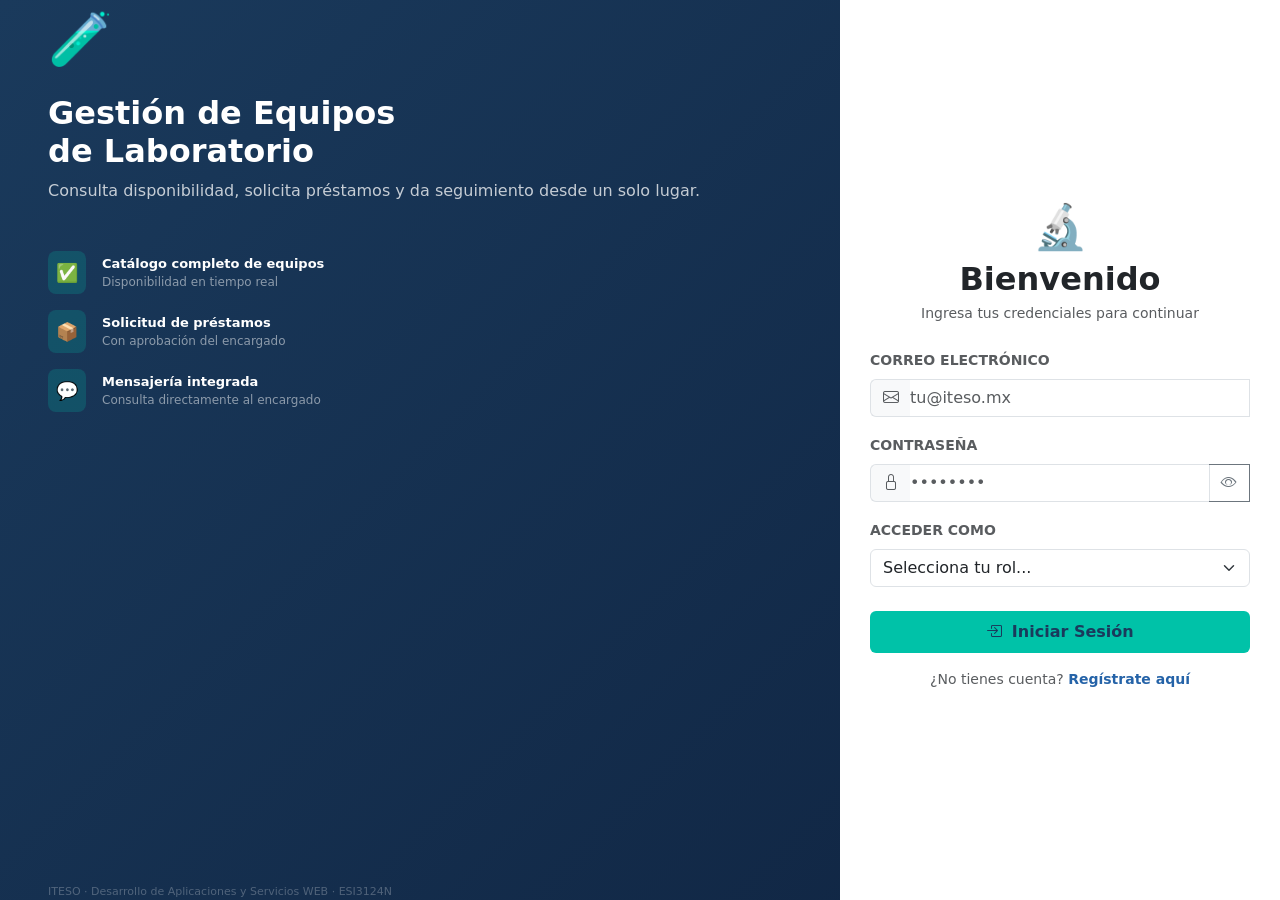
<file: mensajes-estudiante.html>
<!DOCTYPE html>
<html lang="es">
<head>
<meta charset="UTF-8"><meta name="viewport" content="width=device-width,initial-scale=1">
<title>Mis Mensajes</title>
<link href="https://cdn.jsdelivr.net/npm/bootstrap@5.3.3/dist/css/bootstrap.min.css" rel="stylesheet">
<link href="https://cdn.jsdelivr.net/npm/bootstrap-icons@1.11.3/font/bootstrap-icons.min.css" rel="stylesheet">
<link href="custom.css" rel="stylesheet">
</head>
<body>
<div id="sidebar-container"></div>
<div class="main-content">
  <div class="topbar d-flex align-items-center justify-content-between">
    <div><h5 class="fw-bold mb-0">Mis Mensajes</h5><p class="small text-muted mb-0">Comunicación con el encargado</p></div>
    <button class="btn btn-accent btn-sm" data-bs-toggle="modal" data-bs-target="#modalNuevo"><i class="bi bi-envelope-plus me-1"></i>Nuevo Mensaje</button>
  </div>
  <div class="p-4">
    <div class="row g-4">
      <div class="col-md-5">
        <div class="card">
          <div class="card-header py-3 px-4 d-flex justify-content-between align-items-center">
            <span class="fw-bold"><i class="bi bi-inbox me-2"></i>Conversaciones</span>
            <span class="badge bg-warning text-dark rounded-pill" id="sin-responder">0 sin responder</span>
          </div>
          <div class="list-group list-group-flush" id="mensajes-lista">
            <div class="text-center text-muted py-4">Cargando...</div>
          </div>
        </div>
      </div>
      <div class="col-md-7">
        <div class="card">
          <div class="card-header py-3 px-4">
            <span class="fw-bold" id="detalle-asunto">Selecciona un mensaje</span>
            <div class="mt-1" id="detalle-equipo"></div>
          </div>
          <div class="card-body" style="height:320px;overflow-y:auto;" id="detalle-cuerpo">
            <div class="text-center text-muted py-5">
              <i class="bi bi-envelope-open fs-1"></i>
              <p class="mt-2">Selecciona una conversación para ver los detalles</p>
            </div>
          </div>
        </div>
      </div>
    </div>
  </div>
</div>

<div class="modal fade" id="modalNuevo" tabindex="-1"><div class="modal-dialog"><div class="modal-content rounded-4">
  <div class="modal-header border-0"><h5 class="modal-title fw-bold"><i class="bi bi-envelope-plus me-2"></i>Nuevo Mensaje</h5><button class="btn-close" data-bs-dismiss="modal"></button></div>
  <div class="modal-body">
    <form id="msg-form" novalidate>
      <div class="mb-3"><label class="form-label small fw-semibold text-uppercase text-muted">Asunto *</label>
        <input type="text" id="asunto" class="form-control" placeholder="Consulta sobre..." required maxlength="120">
        <div class="invalid-feedback">El asunto es requerido.</div></div>
      <div class="mb-3"><label class="form-label small fw-semibold text-uppercase text-muted">Equipo relacionado</label>
        <select class="form-select" id="equipo-select"><option value="">Sin equipo específico</option></select></div>
      <div class="mb-3"><label class="form-label small fw-semibold text-uppercase text-muted">Mensaje *</label>
        <textarea id="contenido" class="form-control" rows="4" required maxlength="1000" placeholder="Escribe tu consulta..."></textarea>
        <div class="invalid-feedback">El mensaje no puede estar vacío.</div>
        <div class="form-text text-end"><span id="char-c">0</span> / 1000</div></div>
    </form>
  </div>
  <div class="modal-footer border-0">
    <button class="btn btn-accent" onclick="enviarMsg()"><i class="bi bi-send me-1"></i>Enviar</button>
    <button class="btn btn-outline-secondary" data-bs-dismiss="modal">Cancelar</button>
  </div>
</div></div></div>

<script src="nav.js"></script>
<script src="https://cdn.jsdelivr.net/npm/bootstrap@5.3.3/dist/js/bootstrap.bundle.min.js"></script>
<script type="module">
import { getMyMessages, getProducts, sendMessage, getUser, showError, showSuccess, checkRole } from './api.js';

if (!checkRole('estudiante')) {
    throw new Error('Unauthorized');
}

const user = getUser();
buildNav(user.role, 'mensajes-estudiante.html');

let mensajes = [];
let mensajeActual = null;
let replyingToId = null;

document.getElementById('contenido').addEventListener('input', function() {
    document.getElementById('char-c').textContent = this.value.length;
});

async function init() {
  await loadEquipos();
  loadMensajes();
}

async function loadEquipos() {
  try {
    const result = await getProducts({ limit: 100 });
    const select = document.getElementById('equipo-select');
    result.data.forEach(p => {
      select.innerHTML += `<option value="${p._id}">${p.name}</option>`;
    });
  } catch (e) { console.error(e); }
}

async function loadMensajes() {
  try {
    const result = await getMyMessages(1, 50);
    mensajes = result.data || [];
    renderLista();
  } catch (error) {
    console.error('Error cargando mensajes:', error);
    document.getElementById('mensajes-lista').innerHTML = '<div class="text-center text-muted py-4">Error al cargar mensajes</div>';
  }
}

function renderLista() {
  const container = document.getElementById('mensajes-lista');
  const sinResponder = mensajes.filter(m => !m.response?.content).length;
  document.getElementById('sin-responder').textContent = `${sinResponder} sin responder`;
  
  if (mensajes.length === 0) {
    container.innerHTML = '<div class="text-center text-muted py-4">No hay mensajes</div>';
    return;
  }
  
  container.innerHTML = mensajes.map((m, index) => {
    const fecha = new Date(m.createdAt).toLocaleDateString('es-MX', { day: 'numeric', month: 'short' });
    const hasResponse = !!m.response?.content;
    const activeClass = index === 0 ? 'active' : '';
    
    return `
      <div class="list-group-item list-group-item-action ${activeClass} p-3 cursor-pointer" onclick="seleccionarMensaje('${m._id}')">
        <div class="d-flex justify-content-between"><strong>${m.manager?.name || 'Encargado'}</strong><small class="font-monospace">${fecha}</small></div>
        <p class="mb-1 small fw-semibold">${m.subject || 'Sin asunto'}</p>
        ${hasResponse 
          ? '<span class="badge badge-soft-success rounded-pill">Respondido ✓</span>' 
          : '<span class="badge badge-soft-warning rounded-pill">Sin respuesta</span>'}
      </div>
    `;
  }).join('');
  
  if (mensajes.length > 0) {
    seleccionarMensaje(mensajes[0]._id);
  }
}

window.seleccionarMensaje = function(id) {
  mensajeActual = mensajes.find(m => m._id === id);
  if (!mensajeActual) return;
  
  document.getElementById('detalle-asunto').textContent = mensajeActual.subject || 'Sin asunto';
  document.getElementById('detalle-equipo').innerHTML = mensajeActual.product 
    ? `<span class="badge badge-soft-muted rounded-pill small">Equipo: ${mensajeActual.product.name}</span>` 
    : '';
  
  const fecha = new Date(mensajeActual.createdAt).toLocaleDateString('es-MX', { 
    day: 'numeric', month: 'short', hour: '2-digit', minute: '2-digit' 
  });
  
  const cuerpo = document.getElementById('detalle-cuerpo');
  const esDelEncargado = mensajeActual.sentByManager;
  
  let mensajesHtml = '';
  
  if (esDelEncargado) {
    mensajesHtml += `
      <div class="d-flex flex-column align-items-start mb-4">
        <div class="bubble-received">${mensajeActual.content || ''}</div>
        <small class="text-muted mt-1" style="font-size:10.5px;">${mensajeActual.manager?.name || 'Encargado'} · ${fecha}</small>
      </div>
    `;
  } else {
    mensajesHtml += `
      <div class="d-flex flex-column align-items-end mb-4">
        <div class="bubble-sent">${mensajeActual.content || ''}</div>
        <small class="text-muted mt-1" style="font-size:10.5px;">Tú · ${fecha}</small>
      </div>
    `;
  }
  
  if (mensajeActual.response?.content) {
    mensajesHtml += `
      <div class="d-flex flex-column align-items-start mb-3">
        <div class="bubble-received">${mensajeActual.response.content}</div>
        <small class="text-muted mt-1" style="font-size:10.5px;">${mensajeActual.manager?.name || 'Encargado'} · ${mensajeActual.response.date ? new Date(mensajeActual.response.date).toLocaleDateString('es-MX', {day:'numeric', month:'short', hour:'2-digit', minute:'2-digit'}) : ''}</small>
      </div>
    `;
  }
  
  const footerHtml = esDelEncargado && !mensajeActual.response?.content
    ? `<button class="btn btn-primary btn-sm" data-bs-toggle="modal" data-bs-target="#modalNuevo" onclick="prepararRespuesta('${mensajeActual._id}', '${mensajeActual.subject}')">✏️ Responder</button>`
    : `<button class="btn btn-outline-primary btn-sm" data-bs-toggle="modal" data-bs-target="#modalNuevo">+ Nueva consulta</button>`;
  
  cuerpo.innerHTML = mensajesHtml + `
    <div class="alert alert-success small mb-2"><i class="bi bi-check-circle me-1"></i>Este mensaje ya fue respondido.</div>
    ${footerHtml}
  `;
};

window.prepararRespuesta = function(msgId, subject) {
  replyingToId = msgId;
  document.getElementById('asunto').value = 'Re: ' + subject;
  document.getElementById('contenido').value = '';
  document.getElementById('char-c').textContent = '0';
};

window.enviarMsg = async function() {
  const a = document.getElementById('asunto');
  const c = document.getElementById('contenido');
  const equipo = document.getElementById('equipo-select');
  
  let ok = true;
  const subject = a.value.trim();
  const content = c.value.trim();
  
  if (subject.length < 3) { a.classList.add('is-invalid'); ok = false; } else { a.classList.remove('is-invalid'); }
  if (content.length < 10 || content.length > 1000) { c.classList.add('is-invalid'); ok = false; } else { c.classList.remove('is-invalid'); }
  
  if (!ok) return;
  
  try {
    const messageData = {
      subject: subject,
      content: content
    };
    
    if (equipo.value) {
      messageData.product = equipo.value;
    }
    
    await sendMessage(messageData);
    
    bootstrap.Modal.getInstance(document.getElementById('modalNuevo')).hide();
    showSuccess('Mensaje enviado correctamente');
    a.value = '';
    c.value = '';
    document.getElementById('char-c').textContent = '0';
    loadMensajes();
  } catch (error) {
    showError('Error al enviar mensaje');
  }
};

init();
</script>
</body>
</html>
</file>
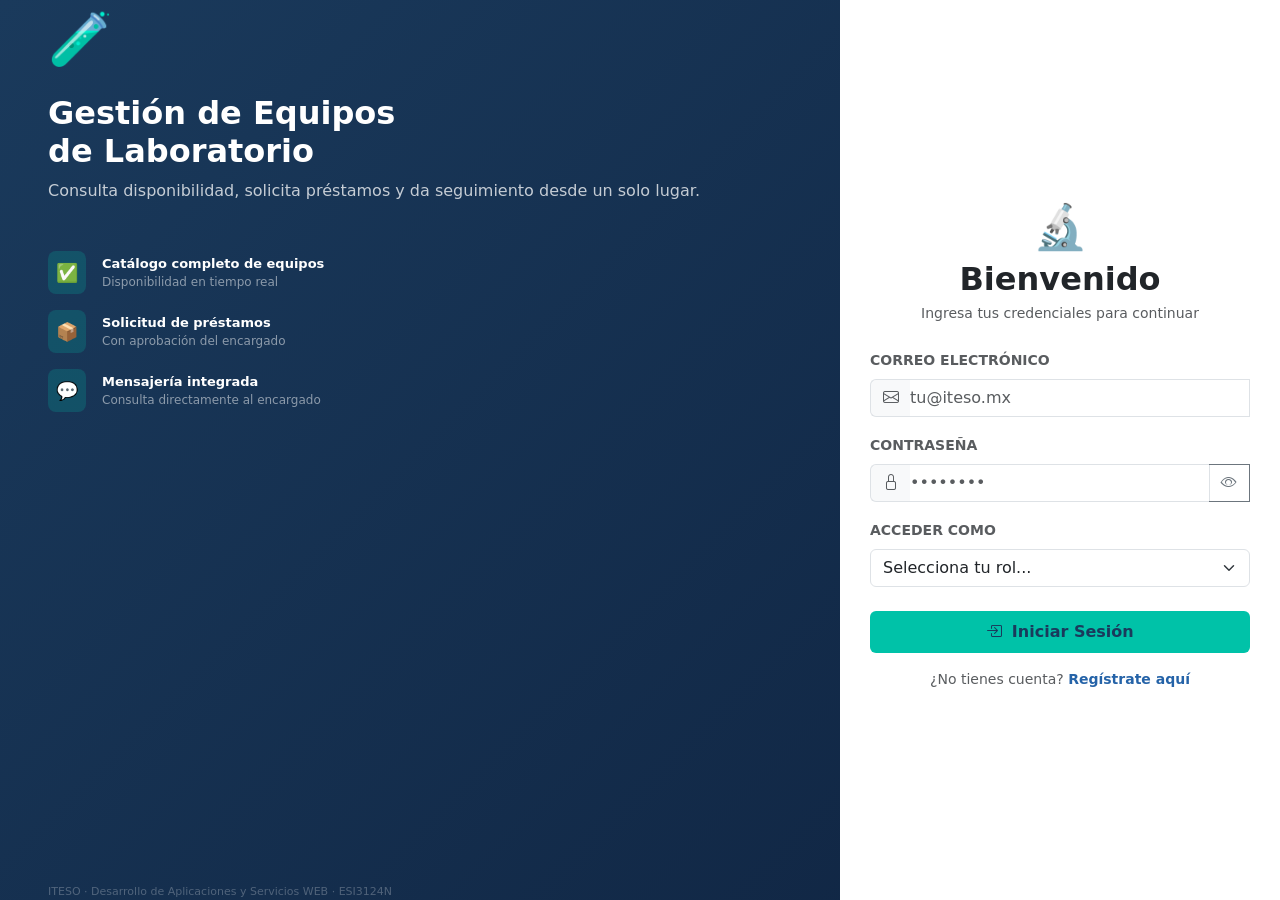
<file: perfil.html>
<!DOCTYPE html>
<html lang="es">
<head>
<meta charset="UTF-8"><meta name="viewport" content="width=device-width,initial-scale=1">
<title>Mi Perfil</title>
<link href="https://cdn.jsdelivr.net/npm/bootstrap@5.3.3/dist/css/bootstrap.min.css" rel="stylesheet">
<link href="https://cdn.jsdelivr.net/npm/bootstrap-icons@1.11.3/font/bootstrap-icons.min.css" rel="stylesheet">
<link href="custom.css" rel="stylesheet">
</head>
<body>
<div id="sidebar-container"></div>
<div class="main-content">
  <div class="topbar"><h5 class="fw-bold mb-0">Mi Perfil</h5><p class="small text-muted mb-0">Gestiona tu información personal</p></div>
  <div class="p-4">
    <div class="row g-4">
      <div class="col-md-4">
        <div class="card text-center">
          <div class="card-body py-4">
            <div class="rounded-circle bg-primary text-white d-flex align-items-center justify-content-center fw-bold mx-auto mb-3" id="profile-avatar" style="width:72px;height:72px;font-size:22px;">?</div>
            <h5 class="fw-bold mb-1" id="profile-name">Cargando...</h5>
            <p class="text-muted small mb-3" id="profile-email">...</p>
            <div class="d-flex justify-content-center gap-2">
              <span class="badge badge-soft-info rounded-pill" id="profile-role">CARGANDO</span>
              <span class="badge badge-soft-success rounded-pill">Activo ✓</span>
            </div>
          </div>
          <div class="list-group list-group-flush text-start">
            <div class="list-group-item d-flex justify-content-between"><span class="text-muted small">Matrícula</span><code id="profile-studentid">—</code></div>
            <div class="list-group-item d-flex justify-content-between"><span class="text-muted small">Carrera</span><span class="small fw-semibold" id="profile-career">—</span></div>
            <div class="list-group-item d-flex justify-content-between"><span class="text-muted small">Teléfono</span><code id="profile-phone">—</code></div>
            <div class="list-group-item d-flex justify-content-between"><span class="text-muted small">Miembro desde</span><span class="small" id="profile-created">—</span></div>
            <div class="list-group-item d-flex justify-content-between"><span class="text-muted small">Total préstamos</span><span class="fw-bold" id="profile-total-loans">0</span></div>
          </div>
        </div>
      </div>
      <div class="col-md-8">
        <div class="card">
          <div class="card-header py-3 px-4"><span class="fw-bold"><i class="bi bi-pencil-fill me-2 text-primary"></i>Editar Información</span></div>
          <div class="card-body">
            <div class="alert alert-success d-none" id="ok-msg"><i class="bi bi-check-circle me-1"></i>Perfil actualizado correctamente.</div>
            <form id="profile-form" novalidate>
              <div class="row g-3">
                <div class="col-md-6"><label class="form-label small fw-semibold text-uppercase text-muted">Nombre completo *</label>
                  <input type="text" id="pnombre" class="form-control" required>
                  <div class="invalid-feedback">Mínimo 3 caracteres.</div></div>
                <div class="col-md-6"><label class="form-label small fw-semibold text-uppercase text-muted">Correo *</label>
                  <input type="email" id="pemail" class="form-control" required>
                  <div class="invalid-feedback">Correo inválido.</div></div>
                <div class="col-md-6"><label class="form-label small fw-semibold text-uppercase text-muted">Teléfono</label>
                  <input type="tel" id="ptel" class="form-control"></div>
                <div class="col-md-6"><label class="form-label small fw-semibold text-uppercase text-muted">Carrera</label>
                  <select id="pcareer" class="form-select">
                    <option value="">Selecciona...</option>
                    <option>Ing. en Sistemas Computacionales</option>
                    <option>Ing. Electrónica</option>
                    <option>Ing. Industrial</option>
                    <option>Ing. Mecánica</option>
                    <option>Ing. Química</option>
                  </select></div>
              </div>
              <hr class="my-4">
              <h6 class="fw-bold mb-3"><i class="bi bi-lock me-2"></i>Cambiar Contraseña</h6>
              <div class="row g-3">
                <div class="col-md-4"><label class="form-label small fw-semibold text-uppercase text-muted">Contraseña actual</label><input type="password" class="form-control" placeholder="••••••••"></div>
                <div class="col-md-4"><label class="form-label small fw-semibold text-uppercase text-muted">Nueva contraseña</label>
                  <input type="password" id="pnew" class="form-control" placeholder="Mín. 8 chars...">
                  <div class="invalid-feedback">No cumple los requisitos.</div></div>
                <div class="col-md-4"><label class="form-label small fw-semibold text-uppercase text-muted">Confirmar</label>
                  <input type="password" id="pconf" class="form-control" placeholder="••••••••">
                  <div class="invalid-feedback">No coinciden.</div></div>
              </div>
              <div class="mt-4 d-flex gap-2">
                <button type="submit" class="btn btn-primary"><i class="bi bi-check2 me-1"></i>Guardar Cambios</button>
                <button type="button" class="btn btn-outline-secondary" onclick="location.reload()">Cancelar</button>
              </div>
            </form>
          </div>
        </div>
      </div>
    </div>
  </div>
</div>
<script src="nav.js"></script>
<script src="https://cdn.jsdelivr.net/npm/bootstrap@5.3.3/dist/js/bootstrap.bundle.min.js"></script>
<script type="module">
import { getProfile, getUser, getMyLoans, showError, showSuccess, checkRole } from './api.js';

const user = getUser();
if (!user || (user.role !== 'estudiante' && user.role !== 'encargado')) {
    window.location.href = 'index.html';
}

buildNav(user.role, 'perfil.html');

async function loadProfile() {
  try {
    const [profile, loans] = await Promise.all([
      getProfile(),
      getMyLoans('all', 1, 1)
    ]);
    renderProfile(profile, loans.total);
  } catch (error) {
    console.error('Error loading profile:', error);
  }
}

function renderProfile(profile, totalLoans) {
  document.getElementById('profile-avatar').textContent = profile.name.split(' ').map(w => w[0]).join('').slice(0, 2).toUpperCase();
  document.getElementById('profile-name').textContent = profile.name;
  document.getElementById('profile-email').textContent = profile.email;
  document.getElementById('profile-role').textContent = profile.role === 'encargado' ? 'ENCARGADO' : 'ESTUDIANTE';

  document.getElementById('profile-studentid').textContent = profile.studentId || 'N/A';
  document.getElementById('profile-career').textContent = profile.career || 'N/A';
  document.getElementById('profile-phone').textContent = profile.phone || 'N/A';
  document.getElementById('profile-created').textContent = new Date(profile.createdAt).toLocaleDateString('es-MX', { month: 'short', year: 'numeric' });
  document.getElementById('profile-total-loans').textContent = totalLoans;

  document.getElementById('pnombre').value = profile.name || '';
  document.getElementById('pemail').value = profile.email || '';
  document.getElementById('ptel').value = profile.phone || '';
  if (profile.career) {
    document.getElementById('pcareer').value = profile.career;
  }
}

document.getElementById('profile-form').addEventListener('submit', function(e) {
  e.preventDefault();
  let ok = true;
  const n = document.getElementById('pnombre');
  const em = document.getElementById('pemail');
  const pn = document.getElementById('pnew');
  const pc = document.getElementById('pconf');

  if (n.value.trim().length < 3) { n.classList.add('is-invalid'); ok = false; } else n.classList.remove('is-invalid');
  if (!/^[^\s@]+@[^\s@]+\.[^\s@]+$/.test(em.value)) { em.classList.add('is-invalid'); ok = false; } else em.classList.remove('is-invalid');

  if (pn.value) {
    if (!/^(?=.*[A-Z])(?=.*\d)(?=.*[^A-Za-z0-9]).{8,}$/.test(pn.value)) {
      pn.classList.add('is-invalid');
      ok = false;
    } else pn.classList.remove('is-invalid');
    if (pc.value !== pn.value) {
      pc.classList.add('is-invalid');
      ok = false;
    } else pc.classList.remove('is-invalid');
  }

  if (!ok) return;
  showSuccess('Perfil actualizado correctamente');
});

loadProfile();
</script>
</body>
</html>
</file>
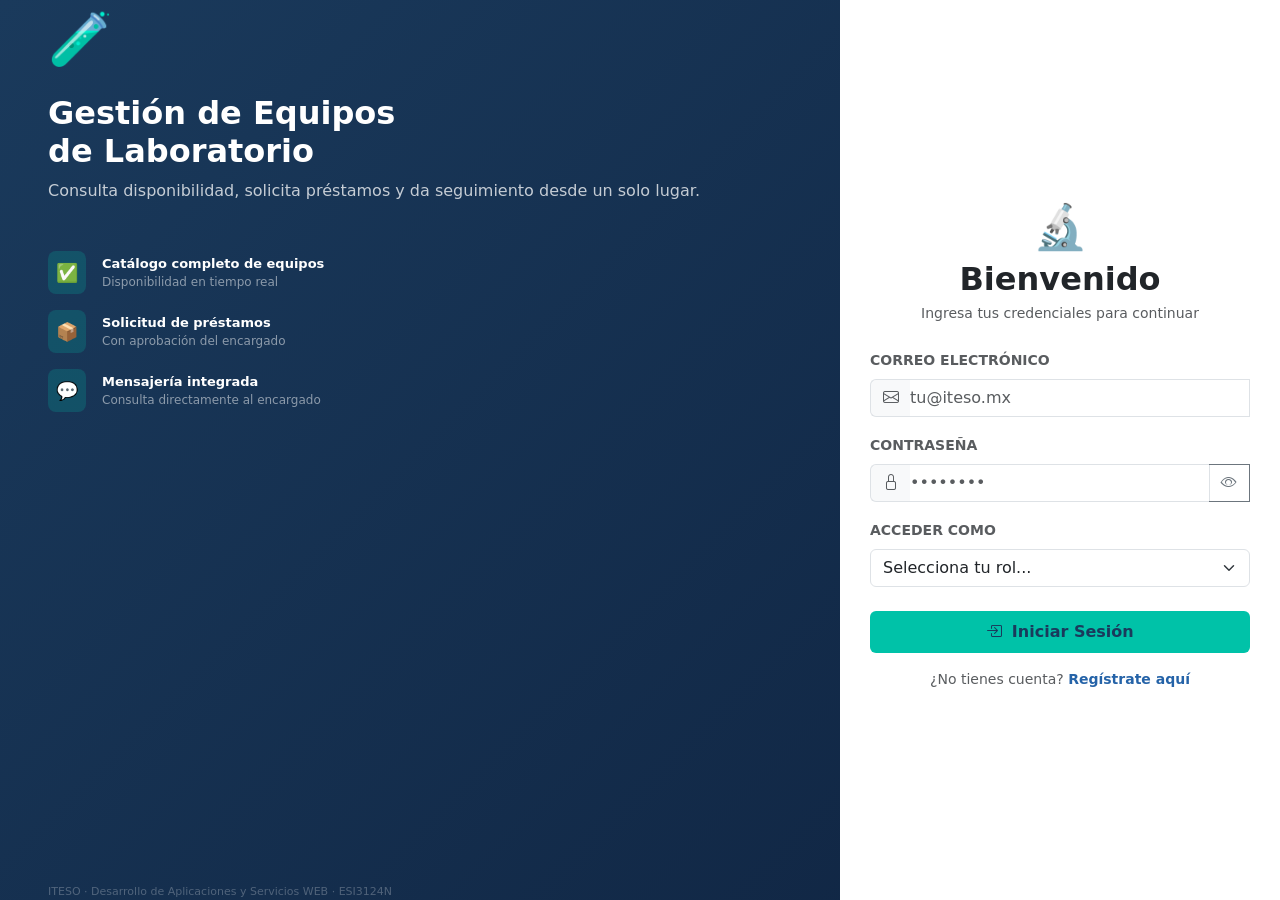
<file: prestamos-activos.html>
<!DOCTYPE html>
<html lang="es">
<head>
<meta charset="UTF-8"><meta name="viewport" content="width=device-width,initial-scale=1">
<title>Préstamos Activos – Estudiante</title>
<link href="https://cdn.jsdelivr.net/npm/bootstrap@5.3.3/dist/css/bootstrap.min.css" rel="stylesheet">
<link href="https://cdn.jsdelivr.net/npm/bootstrap-icons@1.11.3/font/bootstrap-icons.min.css" rel="stylesheet">
<link href="custom.css" rel="stylesheet">
</head>
<body>
<div id="sidebar-container"></div>
<div class="main-content">
  <div class="topbar d-flex align-items-center justify-content-between">
    <div><h5 class="fw-bold mb-0">Mis Préstamos Activos</h5><p class="small text-muted mb-0">Seguimiento de equipos en tu posesión</p></div>
    <a href="catalogo.html" class="btn btn-accent btn-sm"><i class="bi bi-plus-lg me-1"></i>Solicitar Equipo</a>
  </div>
  <div class="p-4">
    <div id="alerta-vencer"></div>
    <div class="d-flex flex-column gap-4" id="prestamos-container">
      <p class="text-center text-muted py-5">Cargando préstamos...</p>
    </div>
    <div class="text-center mt-4">
      <a href="historial-prestamos.html" class="btn btn-outline-secondary"><i class="bi bi-clock-history me-1"></i>Ver historial completo</a>
    </div>
  </div>
</div>
<script src="nav.js"></script>
<script src="https://cdn.jsdelivr.net/npm/bootstrap@5.3.3/dist/js/bootstrap.bundle.min.js"></script>
<script type="module">
import { getMyLoans, cancelLoan, getUser, showError, showSuccess, checkRole } from './api.js';

if (!checkRole('estudiante')) {
    throw new Error('Unauthorized');
}

const user = getUser();
buildNav(user.role, 'prestamos-activos.html');

async function loadLoans() {
  try {
    const result = await getMyLoans('activos', 1, 50);
    renderLoans(result.data);
  } catch (error) {
    showError('Error al cargar préstamos');
  }
}

function renderLoans(loans) {
  const container = document.getElementById('prestamos-container');
  const alertaContainer = document.getElementById('alerta-vencer');

  if (loans.length === 0) {
    container.innerHTML = `
      <div class="text-center py-5">
        <div style="font-size:48px;">📦</div>
        <h5 class="mt-3">No tienes préstamos activos</h5>
        <p class="text-muted">Solicita equipos en el catálogo</p>
        <a href="catalogo.html" class="btn btn-accent">Ver Catálogo</a>
      </div>
    `;
    return;
  }

  let porVencer = 0;
  const now = new Date();

  container.innerHTML = loans.map(loan => {
    const fecha = new Date(loan.estimatedReturnDate);
    const diasRestantes = Math.ceil((fecha - now) / (1000 * 60 * 60 * 24));
    if (diasRestantes <= 3 && diasRestantes >= 0) porVencer++;

    const borderClass = loan.status === 'ACTIVO' ? 'border-left-danger' : 'border-left-info';
    const statusLabel = {
      'PENDIENTE_APROBACION': 'Pendiente de aprobación',
      'APROBADO': 'Aprobado - En espera de entrega',
      'ACTIVO': 'Activo'
    }[loan.status] || loan.status;

    const statusBadge = {
      'PENDIENTE_APROBACION': 'badge-soft-info',
      'APROBADO': 'badge-soft-success',
      'ACTIVO': 'badge-soft-warning'
    }[loan.status] || 'badge-soft-secondary';

    const equiposHtml = loan.equipment.map(eq => `
      <tr>
        <td><strong>${eq.product?.name || 'Equipo'}</strong></td>
        <td><code>${eq.product?.serialNumber || 'N/A'}</code></td>
        <td>${eq.product?.category || '-'}</td>
        <td><span class="badge badge-soft-warning rounded-pill">${eq.status}</span></td>
      </tr>
    `).join('');

    const progress = Math.min(100, Math.max(0, 100 - (diasRestantes / 14 * 100)));
    const actionButton = loan.status === 'PENDIENTE_APROBACION' 
      ? `<button class="btn btn-outline-danger btn-sm" onclick="cancelLoanById('${loan._id}')"><i class="bi bi-x-circle me-1"></i>Cancelar solicitud</button>`
      : `<a href="mensajes-estudiante.html" class="btn btn-outline-primary btn-sm"><i class="bi bi-chat-dots me-1"></i>Contactar encargado</a>`;

    return `
      <div class="card ${borderClass}">
        <div class="card-body">
          <div class="d-flex justify-content-between align-items-start mb-3">
            <div>
              <div class="d-flex align-items-center gap-2 flex-wrap mb-1">
                <h6 class="fw-bold mb-0">Préstamo #${loan._id.slice(-6).toUpperCase()}</h6>
                <span class="badge ${statusBadge} rounded-pill">${statusLabel}</span>
                ${loan.status === 'ACTIVO' && diasRestantes <= 3 ? '<span class="badge badge-soft-danger rounded-pill">⚠️ Vence en ' + diasRestantes + ' días</span>' : ''}
              </div>
              <p class="small text-muted mb-0">Solicitado: ${new Date(loan.createdAt).toLocaleDateString('es-MX')}${loan.managedBy ? ' · Aprobado por: ' + loan.managedBy.name : ''}</p>
            </div>
            <code class="small text-muted">#${loan._id.slice(-6).toUpperCase()}</code>
          </div>
          <div class="table-responsive mb-3">
            <table class="table table-sm table-bordered">
              <thead><tr><th>Equipo</th><th>Código</th><th>Categoría</th><th>Estado</th></tr></thead>
              <tbody>${equiposHtml}</tbody>
            </table>
          </div>
          <div class="d-flex justify-content-between align-items-center flex-wrap gap-2">
            <div class="d-flex gap-4">
              ${loan.startDate ? `<div><small class="text-muted d-block">Fecha inicio</small><strong class="font-monospace">${new Date(loan.startDate).toLocaleDateString('es-MX')}</strong></div>` : ''}
              <div><small class="text-muted d-block">Vencimiento</small><strong class="font-monospace ${diasRestantes <= 3 && loan.status === 'ACTIVO' ? 'text-danger' : ''}">${new Date(loan.estimatedReturnDate).toLocaleDateString('es-MX')}</strong></div>
              ${loan.status === 'ACTIVO' ? `<div><small class="text-muted d-block">Días restantes</small><strong class="${diasRestantes <= 3 ? 'text-danger' : ''}">${diasRestantes} días</strong></div>` : ''}
            </div>
            ${actionButton}
          </div>
          ${loan.status === 'ACTIVO' ? `
          <div class="mt-3">
            <div class="d-flex justify-content-between small text-muted mb-1"><span>Progreso del préstamo</span><span>${Math.round(progress)}% completado</span></div>
            <div class="progress loan-progress"><div class="progress-bar ${diasRestantes <= 3 ? 'bg-danger' : 'bg-success'}" style="width:${progress}%"></div></div>
          </div>
          ` : ''}
        </div>
      </div>
    `;
  }).join('');

  if (porVencer > 0) {
    alertaContainer.innerHTML = `
      <div class="alert alert-warning d-flex align-items-center gap-2 mb-4">
        <i class="bi bi-exclamation-triangle-fill"></i>
        <span>Tienes <strong>${porVencer} préstamo</strong> próximo a vencer. Por favor devuelve el equipo a tiempo.</span>
      </div>
    `;
  }
}

window.cancelLoanById = async function(id) {
  if (!confirm('¿Cancelar esta solicitud?')) return;
  try {
    await cancelLoan(id);
    showSuccess('Solicitud cancelada');
    loadLoans();
  } catch (error) {
    showError(error.message || 'Error al cancelar');
  }
};

loadLoans();
</script>
</body>
</html>
</file>
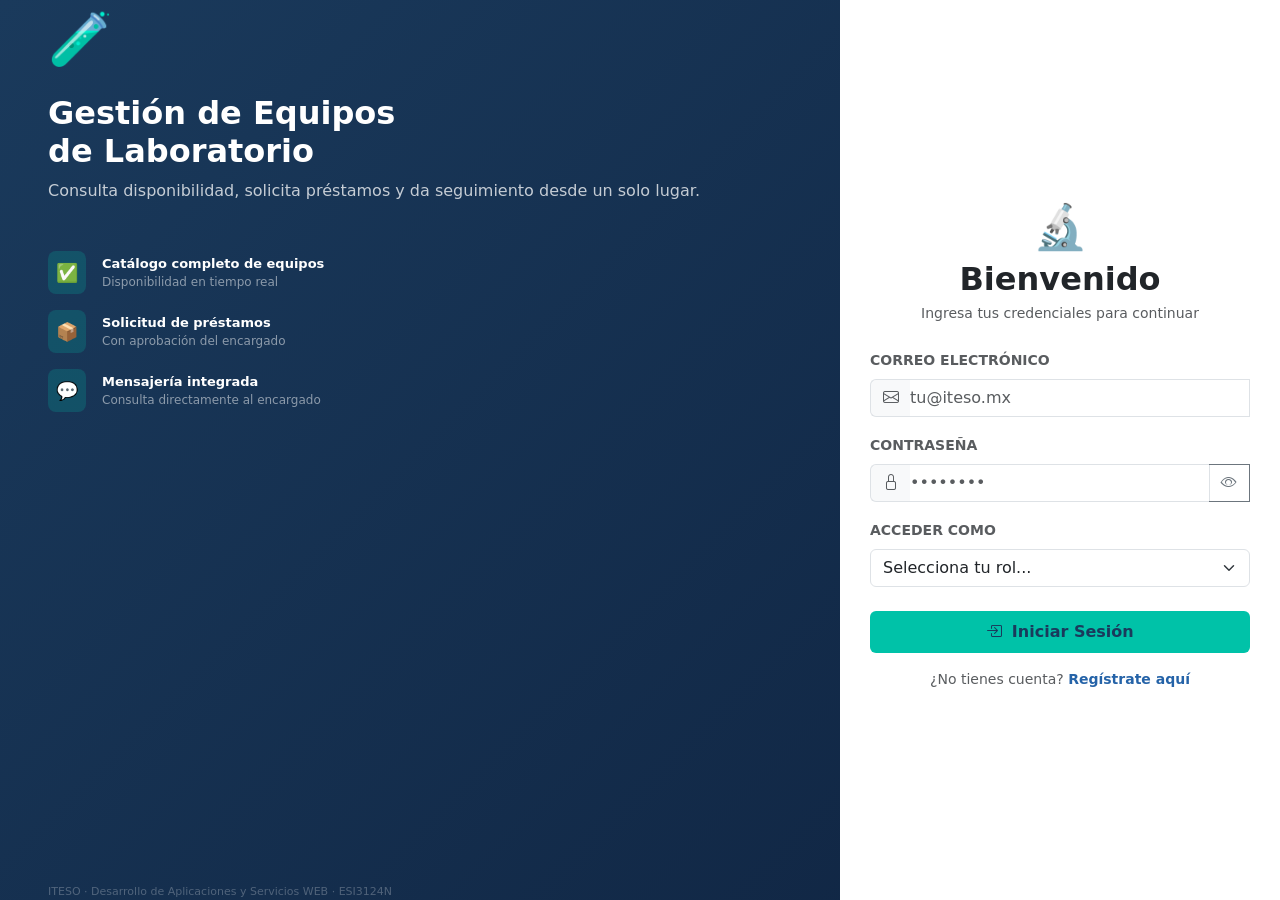
<file: prestamos-encargado.html>
<!DOCTYPE html>
<html lang="es">
<head>
<meta charset="UTF-8"><meta name="viewport" content="width=device-width,initial-scale=1">
<title>Préstamos Activos – Encargado</title>
<link href="https://cdn.jsdelivr.net/npm/bootstrap@5.3.3/dist/css/bootstrap.min.css" rel="stylesheet">
<link href="https://cdn.jsdelivr.net/npm/bootstrap-icons@1.11.3/font/bootstrap-icons.min.css" rel="stylesheet">
<link href="custom.css" rel="stylesheet">
</head>
<body>
<div id="sidebar-container"></div>
<div class="main-content">
  <div class="topbar d-flex align-items-center justify-content-between">
    <div><h5 class="fw-bold mb-0">Préstamos Activos</h5><p class="small text-muted mb-0">Gestiona entregas y devoluciones</p></div>
  </div>
  <div class="p-4">
    <div class="card"><div class="card-header py-3 px-4 d-flex justify-content-between align-items-center">
      <span class="fw-bold"><i class="bi bi-box-seam-fill me-2 text-primary"></i>Préstamos en Curso (<span id="total-prestamos">0</span>)</span>
      <div class="d-flex gap-2">
        <div class="input-group input-group-sm" style="width:200px;">
          <span class="input-group-text bg-light"><i class="bi bi-search text-muted"></i></span>
          <input type="text" id="buscar" class="form-control" placeholder="Buscar estudiante..." onkeyup="debounceSearch()">
        </div>
      </div>
    </div>
    <div class="table-responsive">
      <table class="table table-hover align-middle mb-0">
        <thead><tr><th>Folio</th><th>Estudiante</th><th>Equipos</th><th>Laboratorio</th><th>Inicio</th><th>Vencimiento</th><th>Estado</th><th>Acciones</th></tr></thead>
        <tbody id="prestamos-tbody">
          <tr><td colspan="8" class="text-center text-muted py-4">Cargando préstamos...</td></tr>
        </tbody>
      </table>
    </div>
    <div class="card-footer bg-transparent d-flex justify-content-center py-3">
      <nav><ul class="pagination pagination-sm mb-0" id="paginacion"></ul></nav>
    </div>
  </div>
</div>

<div class="modal fade" id="modalDev" tabindex="-1"><div class="modal-dialog modal-lg"><div class="modal-content rounded-4">
  <div class="modal-header border-0"><h5 class="modal-title fw-bold"><i class="bi bi-box-arrow-in-down me-2"></i>Registrar Devolución – <span id="folio-label"></span></h5><button class="btn-close" data-bs-dismiss="modal"></button></div>
  <div class="modal-body" id="dev-modal-body">
    <p class="text-center text-muted">Cargando...</p>
  </div>
  <div class="modal-footer border-0">
    <button class="btn btn-success" id="confirm-dev-btn" onclick="confirmarDevolucion()"><i class="bi bi-check-lg me-1"></i>Confirmar Devolución</button>
    <button class="btn btn-outline-secondary" data-bs-dismiss="modal">Cancelar</button>
  </div>
</div></div>

<script src="nav.js"></script>
<script src="https://cdn.jsdelivr.net/npm/bootstrap@5.3.3/dist/js/bootstrap.bundle.min.js"></script>
<script type="module">
import { getLoans, getProducts, registerDevolutions, deliverLoan, getUser, showError, showSuccess, checkRole } from './api.js';

let productsMap = {};

if (!checkRole('encargado')) {
    throw new Error('Unauthorized');
}

const user = getUser();
buildNav(user.role, 'prestamos-encargado.html');

let prestamos = [];
let currentPage = 1;
let selectedLoan = null;

async function init() {
  const prods = await getProducts({ limit: 100 });
  prods.data.forEach(p => {
    productsMap[p._id] = p;
  });
  loadPrestamos();
}

async function loadPrestamos() {
  try {
    const result = await getLoans({ page: 1, limit: 100 });
    prestamos = result.data;
    renderPrestamos(result.total);
  } catch (error) {
    showError('Error al cargar préstamos');
  }
}

function renderPrestamos(total) {
  const tbody = document.getElementById('prestamos-tbody');
  const searchTerm = document.getElementById('buscar').value.trim().toLowerCase();
  
  const prestamosFiltrados = prestamos.filter(l => {
    if (!['APROBADO', 'ACTIVO'].includes(l.status)) return false;
    if (searchTerm) {
      const studentName = (l.student?.name || '').toLowerCase();
      const studentId = (l.student?.studentId || '').toLowerCase();
      return studentName.includes(searchTerm) || studentId.includes(searchTerm);
    }
    return true;
  });
  
  if (prestamosFiltrados.length === 0) {
    tbody.innerHTML = '<tr><td colspan="8" class="text-center text-muted py-4">No hay préstamos en curso</td></tr>';
    document.getElementById('total-prestamos').textContent = '0';
    return;
  }

  document.getElementById('total-prestamos').textContent = prestamosFiltrados.length;
  const now = new Date();
  tbody.innerHTML = prestamosFiltrados.map(loan => {
    const diasRestantes = Math.ceil((new Date(loan.estimatedReturnDate) - now) / (1000 * 60 * 60 * 24));
    const isVencido = diasRestantes < 0;
    const isPorVencer = diasRestantes >= 0 && diasRestantes <= 3;
    
    let estado = loan.status;
    let estadoClass = loan.status === 'APROBADO' ? 'badge-soft-info' : 'badge-soft-success';
    let bgStyle = '';
    
    if (loan.status === 'APROBADO') {
      estado = 'APROBADO - Por entregar';
      estadoClass = 'badge-soft-info';
    } else if (isVencido) {
      estado = `VENCIDO (${Math.abs(diasRestantes)}d)`;
      estadoClass = 'badge-soft-danger';
      bgStyle = 'background:#fff5f5;';
    } else if (isPorVencer) {
      estado = `POR VENCER (${diasRestantes}d)`;
      estadoClass = 'badge-soft-danger';
      bgStyle = 'background:#fff5f5;';
    }

    const equipos = loan.equipment.map(e => e.product?.name || 'Equipo').join(', ');
    const productId = loan.equipment[0]?.product?._id;
    const product = productsMap[productId] || {};
    const laboratorio = product.laboratory || '-';

    return `
      <tr style="${bgStyle}">
        <td><code>#${loan._id.slice(-6).toUpperCase()}</code></td>
        <td><strong>${loan.student?.name || 'Estudiante'}</strong>${loan.student?.studentId ? '<br><small class="font-monospace text-muted">' + loan.student.studentId + '</small>' : ''}</td>
        <td>${equipos}</td>
        <td>${laboratorio}</td>
        <td class="font-monospace small">${loan.startDate ? new Date(loan.startDate).toLocaleDateString('es-MX', {day:'numeric', month:'short'}) : '-'}</td>
        <td class="font-monospace ${isVencido || isPorVencer ? 'fw-bold text-danger' : ''}">${new Date(loan.estimatedReturnDate).toLocaleDateString('es-MX', {day:'numeric', month:'short'})}${isVencido ? ' 🚨' : isPorVencer ? ' ⚠️' : ''}</td>
        <td><span class="badge ${estadoClass} rounded-pill">${estado}</span></td>
        <td>${loan.status === 'APROBADO' 
          ? `<button class="btn btn-primary btn-sm" onclick="abrirEntrega('${loan._id}')"><i class="bi bi-box-arrow-right me-1"></i>Entregar</button>`
          : `<button class="btn btn-success btn-sm" data-bs-toggle="modal" data-bs-target="#modalDev" onclick="abrirDevolucion('${loan._id}')"><i class="bi bi-box-arrow-in-down me-1"></i>Devolver</button>`}</td>
      </tr>
    `;
  }).join('');
}

window.abrirDevolucion = function(id) {
  selectedLoan = prestamos.find(p => p._id === id);
  if (!selectedLoan) return;
  
  document.getElementById('folio-label').textContent = '#' + selectedLoan._id.slice(-6).toUpperCase();
  
  const body = document.getElementById('dev-modal-body');
  body.innerHTML = selectedLoan.equipment.map(eq => `
    <div class="border rounded-3 p-3 mb-3">
      <div class="d-flex justify-content-between align-items-center mb-2">
        <strong>${eq.product?.name || 'Equipo'}</strong>
        <code class="small text-muted">${eq.product?.serialNumber || 'N/A'}</code>
      </div>
      <div class="row g-2">
        <div class="col-md-6">
          <label class="form-label small fw-semibold text-uppercase text-muted">Estado de devolución *</label>
          <select class="form-select form-select-sm" id="dev-estado-${eq.product?._id}">
            <option value="DEVUELTO">✅ DEVUELTO – Buen estado</option>
            <option value="DEVUELTO_DAÑADO">⚠️ DEVUELTO_DAÑADO – Con daños</option>
            <option value="NO_DEVUELTO">🚨 NO_DEVUELTO – No entregado</option>
          </select>
        </div>
        <div class="col-md-6">
          <label class="form-label small fw-semibold text-uppercase text-muted">Observaciones</label>
          <input type="text" class="form-control form-control-sm" id="dev-obs-${eq.product?._id}" placeholder="Opcional...">
        </div>
      </div>
    </div>
  `).join('') + '<div class="alert alert-info small"><i class="bi bi-info-circle me-1"></i>Los equipos en estado DEVUELTO regresarán a DISPONIBLE automáticamente.</div>';
};

window.confirmarDevolucion = async function() {
  if (!selectedLoan) return;
  
  const devoluciones = selectedLoan.equipment.map(eq => ({
    product: eq.product?._id,
    returnStatus: document.getElementById('dev-estado-' + eq.product?._id)?.value || 'DEVUELTO',
    observations: document.getElementById('dev-obs-' + eq.product?._id)?.value || ''
  }));
  
  try {
    await registerDevolutions(selectedLoan._id, devoluciones);
    const modal = bootstrap.Modal.getInstance(document.getElementById('modalDev'));
    modal.hide();
    showSuccess('Devolución registrada correctamente');
    loadPrestamos();
  } catch (error) {
    showError(error.message || 'Error al registrar devolución');
  }
};

window.abrirEntrega = async function(id) {
  if (!confirm('¿Confirmar la entrega del equipo al estudiante?')) return;
  try {
    await deliverLoan(id);
    showSuccess('Préstamo entregado correctamente');
    loadPrestamos();
  } catch (error) {
    showError(error.message || 'Error al entregar préstamo');
  }
};

let debounceTimer;
window.debounceSearch = function() {
  clearTimeout(debounceTimer);
  debounceTimer = setTimeout(() => {
    currentPage = 1;
    loadPrestamos();
  }, 300);
};

init();
</script>
</body>
</html>
</file>
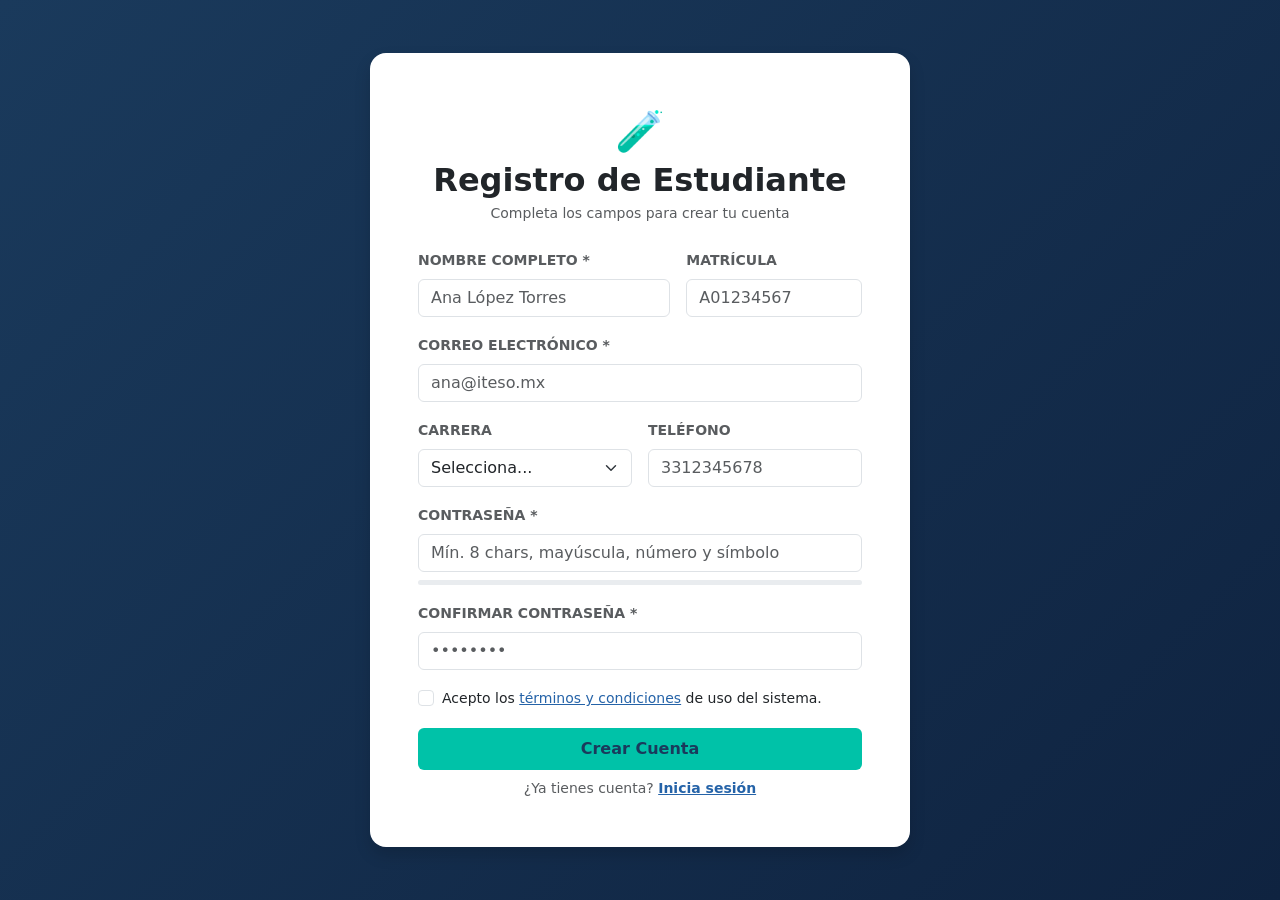
<file: registro.html>
<!DOCTYPE html>
<html lang="es">
<head>
<meta charset="UTF-8"><meta name="viewport" content="width=device-width,initial-scale=1">
<title>Registro – Préstamos de Laboratorios</title>
<link href="https://cdn.jsdelivr.net/npm/bootstrap@5.3.3/dist/css/bootstrap.min.css" rel="stylesheet">
<link href="https://cdn.jsdelivr.net/npm/bootstrap-icons@1.11.3/font/bootstrap-icons.min.css" rel="stylesheet">
<link href="custom.css" rel="stylesheet">
</head>
<body class="auth-wrapper d-flex align-items-center justify-content-center py-5 px-3">

<div class="bg-white rounded-4 shadow p-4 p-md-5 w-100" style="max-width:540px;">
  <div class="text-center mb-4">
    <div style="font-size:40px;">🧪</div>
    <h2 class="fw-bold mb-1">Registro de Estudiante</h2>
    <p class="text-muted small">Completa los campos para crear tu cuenta</p>
  </div>

  <div id="success-msg" class="alert alert-success d-none align-items-center gap-2">
    <i class="bi bi-check-circle-fill"></i> ¡Cuenta creada! Redirigiendo al login...
  </div>

  <form id="reg-form" novalidate>
    <div class="row g-3">
      <div class="col-md-7">
        <label class="form-label fw-semibold small text-uppercase text-muted">Nombre completo *</label>
        <input type="text" id="nombre" class="form-control" placeholder="Ana López Torres" required minlength="3">
        <div class="invalid-feedback">Mínimo 3 caracteres.</div>
      </div>
      <div class="col-md-5">
        <label class="form-label fw-semibold small text-uppercase text-muted">Matrícula</label>
        <input type="text" id="matricula" class="form-control" placeholder="A01234567">
      </div>

      <div class="col-12">
        <label class="form-label fw-semibold small text-uppercase text-muted">Correo electrónico *</label>
        <input type="email" id="email" class="form-control" placeholder="ana@iteso.mx" required>
        <div class="invalid-feedback">Ingresa un correo válido.</div>
      </div>

      <div class="col-md-6">
        <label class="form-label fw-semibold small text-uppercase text-muted">Carrera</label>
        <select id="carrera" class="form-select">
          <option value="">Selecciona...</option>
          <option>Ing. en Sistemas Computacionales</option>
          <option>Ing. Electrónica</option>
          <option>Ing. Industrial</option>
          <option>Ing. Mecatrónica</option>
          <option>Otra</option>
        </select>
      </div>
      <div class="col-md-6">
        <label class="form-label fw-semibold small text-uppercase text-muted">Teléfono</label>
        <input type="tel" id="telefono" class="form-control" placeholder="3312345678">
        <div class="invalid-feedback">10 dígitos numéricos.</div>
      </div>

      <div class="col-12">
        <label class="form-label fw-semibold small text-uppercase text-muted">Contraseña *</label>
        <input type="password" id="password" class="form-control" placeholder="Mín. 8 chars, mayúscula, número y símbolo" required>
        <div class="invalid-feedback">Mínimo 8 caracteres, mayúscula, número y símbolo especial.</div>
        <div class="mt-2">
          <div class="progress" style="height:5px;">
            <div id="strength-bar" class="progress-bar" style="width:0%;transition:width .3s;"></div>
          </div>
          <small id="strength-label" class="text-muted"></small>
        </div>
      </div>

      <div class="col-12">
        <label class="form-label fw-semibold small text-uppercase text-muted">Confirmar contraseña *</label>
        <input type="password" id="password2" class="form-control" placeholder="••••••••" required>
        <div class="invalid-feedback">Las contraseñas no coinciden.</div>
      </div>

      <div class="col-12">
        <div class="form-check">
          <input class="form-check-input" type="checkbox" id="terminos" required>
          <label class="form-check-label small" for="terminos">
            Acepto los <a href="#" style="color:#2563a8;">términos y condiciones</a> de uso del sistema.
          </label>
          <div class="invalid-feedback">Debes aceptar los términos.</div>
        </div>
      </div>

      <div class="col-12">
        <button type="submit" class="btn btn-accent w-100 py-2 fw-semibold">Crear Cuenta</button>
        <p class="text-center small text-muted mt-2 mb-0">
          ¿Ya tienes cuenta? <a href="index.html" style="color:#2563a8;" class="fw-semibold">Inicia sesión</a>
        </p>
      </div>
    </div>
  </form>
</div>

<script src="https://cdn.jsdelivr.net/npm/bootstrap@5.3.3/dist/js/bootstrap.bundle.min.js"></script>
<script type="module">
import { register, showError } from './api.js';

document.getElementById('password').addEventListener('input', function() {
  const v=this.value, bar=document.getElementById('strength-bar'), lbl=document.getElementById('strength-label');
  let s=0;
  if(v.length>=8)s++; if(/[A-Z]/.test(v))s++; if(/[0-9]/.test(v))s++; if(/[^A-Za-z0-9]/.test(v))s++;
  const cfg=[{w:0,c:'',t:''},{w:25,c:'bg-danger',t:'Muy débil'},{w:50,c:'bg-warning',t:'Débil'},{w:75,c:'bg-info',t:'Aceptable'},{w:100,c:'bg-success',t:'Fuerte ✓'}];
  bar.style.width=cfg[s].w+'%'; bar.className='progress-bar '+cfg[s].c; lbl.textContent=cfg[s].t;
});

document.getElementById('reg-form').addEventListener('submit', async function(e) {
  e.preventDefault(); let ok=true;
  const n=document.getElementById('nombre');
  n.value.trim().length<3?(n.classList.add('is-invalid'),ok=false):n.classList.remove('is-invalid');
  const em=document.getElementById('email');
  /^[^\s@]+@[^\s@]+\.[^\s@]+$/.test(em.value)?(em.classList.remove('is-invalid')):(em.classList.add('is-invalid'),ok=false);
  const tel=document.getElementById('telefono');
  if(tel.value&&!/^\d{10}$/.test(tel.value.replace(/\D/g,''))) { tel.classList.add('is-invalid'); ok=false; } else tel.classList.remove('is-invalid');
  const p=document.getElementById('password');
  /^(?=.*[A-Z])(?=.*\d)(?=.*[^A-Za-z0-9]).{8,}$/.test(p.value)?(p.classList.remove('is-invalid')):(p.classList.add('is-invalid'),ok=false);
  const p2=document.getElementById('password2');
  p2.value===p.value?(p2.classList.remove('is-invalid')):(p2.classList.add('is-invalid'),ok=false);
  const t=document.getElementById('terminos');
  t.checked?(t.classList.remove('is-invalid')):(t.classList.add('is-invalid'),ok=false);
  if(!ok)return;

  const userData = {
    name: document.getElementById('nombre').value.trim(),
    email: document.getElementById('email').value.trim(),
    password: document.getElementById('password').value,
    studentId: document.getElementById('matricula').value.trim() || null,
    career: document.getElementById('carrera').value || null,
    phone: document.getElementById('telefono').value.trim() || null,
    role: 'estudiante'
  };

  try {
    await register(userData);
    document.getElementById('success-msg').classList.remove('d-none');
    document.getElementById('success-msg').classList.add('d-flex');
    setTimeout(()=>window.location.href='index.html',2000);
  } catch (error) {
    showError(error.message || 'Error al registrar. Intenta de nuevo.');
  }
});
</script>
</body>
</html>
</file>
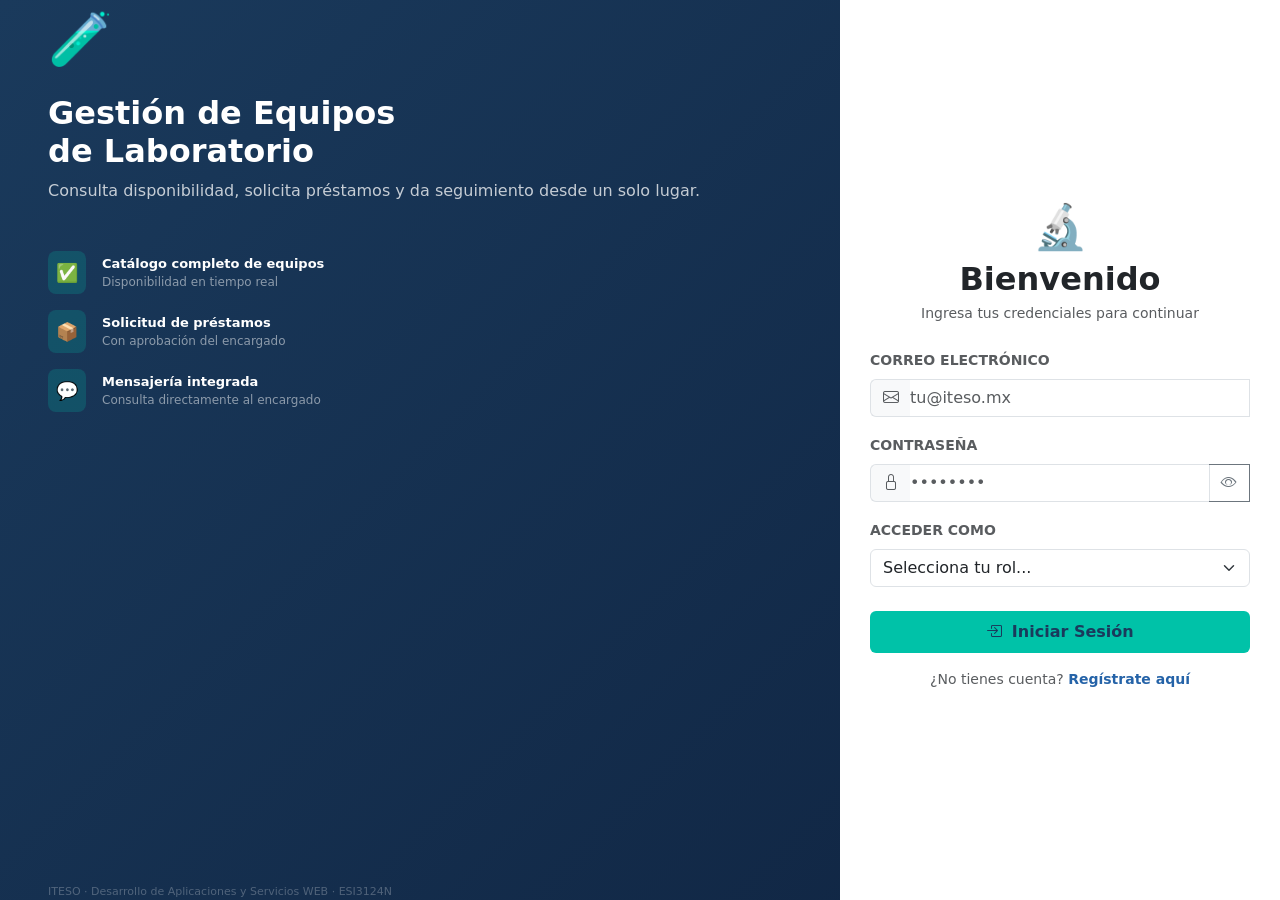
<file: reporte-no-devueltos.html>
<!DOCTYPE html>
<html lang="es">
<head>
<meta charset="UTF-8"><meta name="viewport" content="width=device-width,initial-scale=1">
<title>Reporte No Devueltos</title>
<link href="https://cdn.jsdelivr.net/npm/bootstrap@5.3.3/dist/css/bootstrap.min.css" rel="stylesheet">
<link href="https://cdn.jsdelivr.net/npm/bootstrap-icons@1.11.3/font/bootstrap-icons.min.css" rel="stylesheet">
<link href="custom.css" rel="stylesheet">
</head>
<body>
<div id="sidebar-container"></div>
<div class="main-content">
  <div class="topbar d-flex align-items-center justify-content-between">
    <div><h5 class="fw-bold mb-0">Reporte: Equipos No Devueltos</h5><p class="small text-muted mb-0">Préstamos vencidos o próximos a vencer</p></div>
  </div>
  <div class="p-4">
    <div class="row g-3 mb-4">
      <div class="col-md-4"><div class="stat-card p-3 d-flex justify-content-between align-items-start"><div><div class="stat-num text-danger" id="stat-vencidos">0</div><div class="small text-muted mt-1">Vencidos (atrasados)</div></div><div class="stat-icon" style="background:#fee2e2;">🚨</div></div></div>
      <div class="col-md-4"><div class="stat-card p-3 d-flex justify-content-between align-items-start"><div><div class="stat-num text-warning" id="stat-por-vencer">0</div><div class="small text-muted mt-1">Por vencer (&lt; 5 días)</div></div><div class="stat-icon" style="background:#fef3c7;">⚠️</div></div></div>
      <div class="col-md-4"><div class="stat-card p-3 d-flex justify-content-between align-items-start"><div><div class="stat-num text-primary" id="stat-total">0</div><div class="small text-muted mt-1">Total en seguimiento</div></div><div class="stat-icon" style="background:#dbeafe;">📋</div></div></div>
    </div>
    <div class="card mb-4"><div class="card-body"><div class="row g-2 align-items-end">
      <div class="col-md-4"><label class="form-label small fw-semibold text-muted text-uppercase">Laboratorio</label><select class="form-select" id="filtro-lab"><option value="">Todos</option></select></div>
      <div class="col-md-4"><label class="form-label small fw-semibold text-muted text-uppercase">Buscar estudiante</label><input type="text" class="form-control" id="buscar" placeholder="Nombre o ID..."></div>
      <div class="col-md-4"><button class="btn btn-primary w-100" id="btn-filtrar">Filtrar</button></div>
    </div></div></div>
    
    <div class="card mb-4" id="card-vencidos"><div class="card-header py-3 px-4 d-flex align-items-center gap-2"><i class="bi bi-exclamation-triangle-fill text-danger"></i><span class="fw-bold text-danger">Equipos Vencidos (<span id="count-vencidos">0</span>)</span></div>
    <div class="table-responsive"><table class="table table-hover align-middle mb-0">
      <thead><tr><th>Folio</th><th>Estudiante</th><th>Equipo</th><th>Laboratorio</th><th>Vencimiento</th><th>Días atrasado</th><th>Acciones</th></tr></thead>
      <tbody id="tbody-vencidos">
        <tr><td colspan="7" class="text-center text-muted py-4">Cargando...</td></tr>
      </tbody>
    </table></div></div>
    
    <div class="card" id="card-por-vencer"><div class="card-header py-3 px-4 d-flex align-items-center gap-2"><i class="bi bi-exclamation-circle-fill text-warning"></i><span class="fw-bold" style="color:#92400e;">Por Vencer – próximos 5 días (<span id="count-por-vencer">0</span>)</span></div>
    <div class="table-responsive"><table class="table table-hover align-middle mb-0">
      <thead><tr><th>Folio</th><th>Estudiante</th><th>Equipo</th><th>Laboratorio</th><th>Vencimiento</th><th>Días restantes</th><th>Acciones</th></tr></thead>
      <tbody id="tbody-por-vencer">
        <tr><td colspan="7" class="text-center text-muted py-4">Cargando...</td></tr>
      </tbody>
    </table></div></div>
  </div>
</div>

<div class="modal fade" id="modalMensaje" tabindex="-1"><div class="modal-dialog"><div class="modal-content rounded-4">
  <div class="modal-header border-0"><h5 class="modal-title fw-bold"><i class="bi bi-chat-dots me-2"></i>Enviar Recordatorio</h5><button class="btn-close" data-bs-dismiss="modal"></button></div>
  <div class="modal-body">
    <p class="small text-muted mb-3">Enviando a: <strong id="msg-estudiante"></strong></p>
    <p class="small text-muted mb-3">Equipo: <strong id="msg-equipo"></strong></p>
    <div class="mb-3"><label class="form-label small fw-semibold text-uppercase text-muted">Asunto *</label>
      <input type="text" id="msg-asunto" class="form-control" placeholder="Recordatorio de préstamo"></div>
    <div class="mb-3"><label class="form-label small fw-semibold text-uppercase text-muted">Mensaje *</label>
      <textarea id="msg-contenido" class="form-control" rows="4" placeholder="Escribe tu mensaje..."></textarea>
      <div class="form-text text-end"><span id="msg-char">0</span>/1000</div>
    </div>
  </div>
  <div class="modal-footer border-0">
    <button class="btn btn-primary" onclick="enviarRecordatorio()"><i class="bi bi-send me-1"></i>Enviar</button>
    <button class="btn btn-outline-secondary" data-bs-dismiss="modal">Cancelar</button>
  </div>
</div></div></div>

<script src="nav.js"></script>
<script src="https://cdn.jsdelivr.net/npm/bootstrap@5.3.3/dist/js/bootstrap.bundle.min.js"></script>
<script type="module">
import { getNotReturnedLoans, getLoans, getLaboratories, getProducts, sendMessageToStudent, getUser, showError, showSuccess, checkRole } from './api.js';

let productsMap = {};
let prestamoSeleccionado = null;
let prestamosVencidos = [];
let prestamosPorVencer = [];

if (!checkRole('encargado')) {
    throw new Error('Unauthorized');
}

const user = getUser();
buildNav(user.role, 'reporte-no-devueltos.html');

async function init() {
  try {
    const [labs, prods] = await Promise.all([getLaboratories(), getProducts({ limit: 100 })]);
    const select = document.getElementById('filtro-lab');
    labs.forEach(l => {
      select.innerHTML += `<option value="${l}">${l}</option>`;
    });
    prods.data.forEach(p => {
      productsMap[p._id] = p;
    });
  } catch (e) { console.error(e); }
  
  document.getElementById('filtro-lab').addEventListener('change', loadReporte);
  document.getElementById('btn-filtrar').addEventListener('click', loadReporte);
  document.getElementById('buscar').addEventListener('keyup', debounceSearch);
  
  loadReporte();
}

async function loadReporte() {
  try {
    const [noDevueltos, activos] = await Promise.all([
      getNotReturnedLoans(1, 100),
      getLoans({ limit: 100 })
    ]);
    
    const now = new Date();
    let vencidos = [];
    let porVencer = [];
    
    const filterLab = document.getElementById('filtro-lab').value;
    const searchTerm = (document.getElementById('buscar').value || '').trim().toLowerCase();
    
    const matchesSearch = (loan) => {
      if (!searchTerm) return true;
      const name = (loan.student?.name || '').toLowerCase();
      const studentId = (loan.student?.studentId || '').toLowerCase();
      return name.includes(searchTerm) || studentId.includes(searchTerm);
    };
    
    noDevueltos.data.forEach(loan => {
      const diasAtraso = Math.ceil((now - new Date(loan.estimatedReturnDate)) / (1000 * 60 * 60 * 24));
      if (diasAtraso > 0) {
        const productId = loan.equipment[0]?.product?._id;
        const product = productsMap[productId] || {};
        if (matchesSearch(loan) && (!filterLab || product.laboratory === filterLab)) {
          vencidos.push({ ...loan, diasAtraso });
        }
      }
    });
    
    const prestamosActivos = activos.data.filter(l => ['APROBADO', 'ACTIVO'].includes(l.status));
    prestamosActivos.forEach(loan => {
      const diasRestantes = Math.ceil((new Date(loan.estimatedReturnDate) - now) / (1000 * 60 * 60 * 24));
      if (diasRestantes >= 0 && diasRestantes <= 5) {
        const productId = loan.equipment[0]?.product?._id;
        const product = productsMap[productId] || {};
        if (matchesSearch(loan) && (!filterLab || product.laboratory === filterLab)) {
          porVencer.push({ ...loan, diasRestantes });
        }
      }
    });
    
    document.getElementById('stat-vencidos').textContent = vencidos.length;
    document.getElementById('stat-por-vencer').textContent = porVencer.length;
    document.getElementById('stat-total').textContent = vencidos.length + porVencer.length;
    document.getElementById('count-vencidos').textContent = vencidos.length;
    document.getElementById('count-por-vencer').textContent = porVencer.length;
    
    renderVencidos(vencidos);
    renderPorVencer(porVencer);
    
    prestamosVencidos = vencidos;
    prestamosPorVencer = porVencer;
  } catch (error) {
    console.error('Error loading reporte:', error);
  }
}

function renderVencidos(loans) {
  const tbody = document.getElementById('tbody-vencidos');
  if (loans.length === 0) {
    tbody.innerHTML = '<tr><td colspan="7" class="text-center text-muted py-4">No hay equipos vencidos</td></tr>';
    return;
  }
  
  tbody.innerHTML = loans.map(loan => {
    const productId = loan.equipment[0]?.product?._id;
    const product = productsMap[productId] || {};
    return `
    <tr style="background:#fff5f5;">
      <td><code>#${loan._id.slice(-6).toUpperCase()}</code></td>
      <td><strong>${loan.student?.name || 'Estudiante'}</strong>${loan.student?.studentId ? '<br><small class="font-monospace text-muted">' + loan.student.studentId + '</small>' : ''}</td>
      <td><strong>${loan.equipment[0]?.product?.name || 'Equipo'}</strong><br><code class="small">${loan.equipment[0]?.product?.serialNumber || 'N/A'}</code></td>
      <td>${product.laboratory || '-'}</td>
      <td class="font-monospace fw-bold text-danger">${new Date(loan.estimatedReturnDate).toLocaleDateString('es-MX')}</td>
      <td><span class="badge badge-soft-danger rounded-pill fw-bold">${loan.diasAtraso} días</span></td>
      <td><div class="d-flex gap-1 flex-column"><button class="btn btn-success btn-sm" onclick="abrirDevolucion('${loan._id}')"><i class="bi bi-box-arrow-in-down me-1"></i>Devolución</button><button class="btn btn-outline-secondary btn-sm" onclick="abrirMensaje('${loan._id}')"><i class="bi bi-chat-dots me-1"></i>Contactar</button></div></td>
    </tr>
    `;
  }).join('');
}

function renderPorVencer(loans) {
  const tbody = document.getElementById('tbody-por-vencer');
  if (loans.length === 0) {
    tbody.innerHTML = '<tr><td colspan="7" class="text-center text-muted py-4">No hay préstamos por vencer</td></tr>';
    return;
  }
  
  tbody.innerHTML = loans.map(loan => {
    const productId = loan.equipment[0]?.product?._id;
    const product = productsMap[productId] || {};
    return `
    <tr style="background:#fffbeb;">
      <td><code>#${loan._id.slice(-6).toUpperCase()}</code></td>
      <td><strong>${loan.student?.name || 'Estudiante'}</strong></td>
      <td>${loan.equipment.map(e => e.product?.name || 'Equipo').join(', ')}</td>
      <td>${product.laboratory || '-'}</td>
      <td class="font-monospace fw-bold text-warning">${new Date(loan.estimatedReturnDate).toLocaleDateString('es-MX')}</td>
      <td><span class="badge badge-soft-warning rounded-pill">${loan.diasRestantes} días</span></td>
      <td><button class="btn btn-outline-secondary btn-sm" onclick="abrirMensaje('${loan._id}')"><i class="bi bi-chat-dots me-1"></i>Recordatorio</button></td>
    </tr>
  `;
  }).join('');
}

let debounceTimer;
window.debounceSearch = function() {
  clearTimeout(debounceTimer);
  debounceTimer = setTimeout(() => {
    loadReporte();
  }, 300);
};

window.loadReporte = loadReporte;

window.abrirMensaje = function(id) {
  const loan = prestamosVencidos.find(l => l._id === id) || prestamosPorVencer.find(l => l._id === id);
  if (!loan) return;
  
  prestamoSeleccionado = loan;
  const product = productsMap[loan.equipment[0]?.product?._id] || {};
  
  document.getElementById('msg-estudiante').textContent = loan.student?.name || 'Estudiante';
  document.getElementById('msg-equipo').textContent = product.name || 'Equipo';
  document.getElementById('msg-asunto').value = loan.diasAtraso 
    ? `Recordatorio: Préstamo vencido (${loan.diasAtraso} días)`
    : `Recordatorio: Préstamo próximo a vencer (${loan.diasRestantes} días)`;
  document.getElementById('msg-contenido').value = '';
  document.getElementById('msg-char').textContent = '0';
  
  new bootstrap.Modal(document.getElementById('modalMensaje')).show();
};

document.getElementById('msg-contenido').addEventListener('input', function() {
  document.getElementById('msg-char').textContent = this.value.length;
});

window.enviarRecordatorio = async function() {
  const asunto = document.getElementById('msg-asunto').value.trim();
  const contenido = document.getElementById('msg-contenido').value.trim();
  
  if (!asunto || !contenido) {
    showError('Por favor completa todos los campos');
    return;
  }
  
  if (contenido.length < 10 || contenido.length > 1000) {
    showError('El mensaje debe tener entre 10 y 1000 caracteres');
    return;
  }
  
  try {
    const studentId = prestamoSeleccionado.student?._id || prestamoSeleccionado.student;
    await sendMessageToStudent(studentId, {
      subject: asunto,
      content: contenido
    });
    
    bootstrap.Modal.getInstance(document.getElementById('modalMensaje')).hide();
    showSuccess('Recordatorio enviado correctamente');
    loadReporte();
  } catch (error) {
    showError('Error al enviar mensaje');
  }
};

window.abrirDevolucion = function(id) {
  window.location.href = 'prestamos-encargado.html';
};

init();
</script>
</body>
</html>
</file>
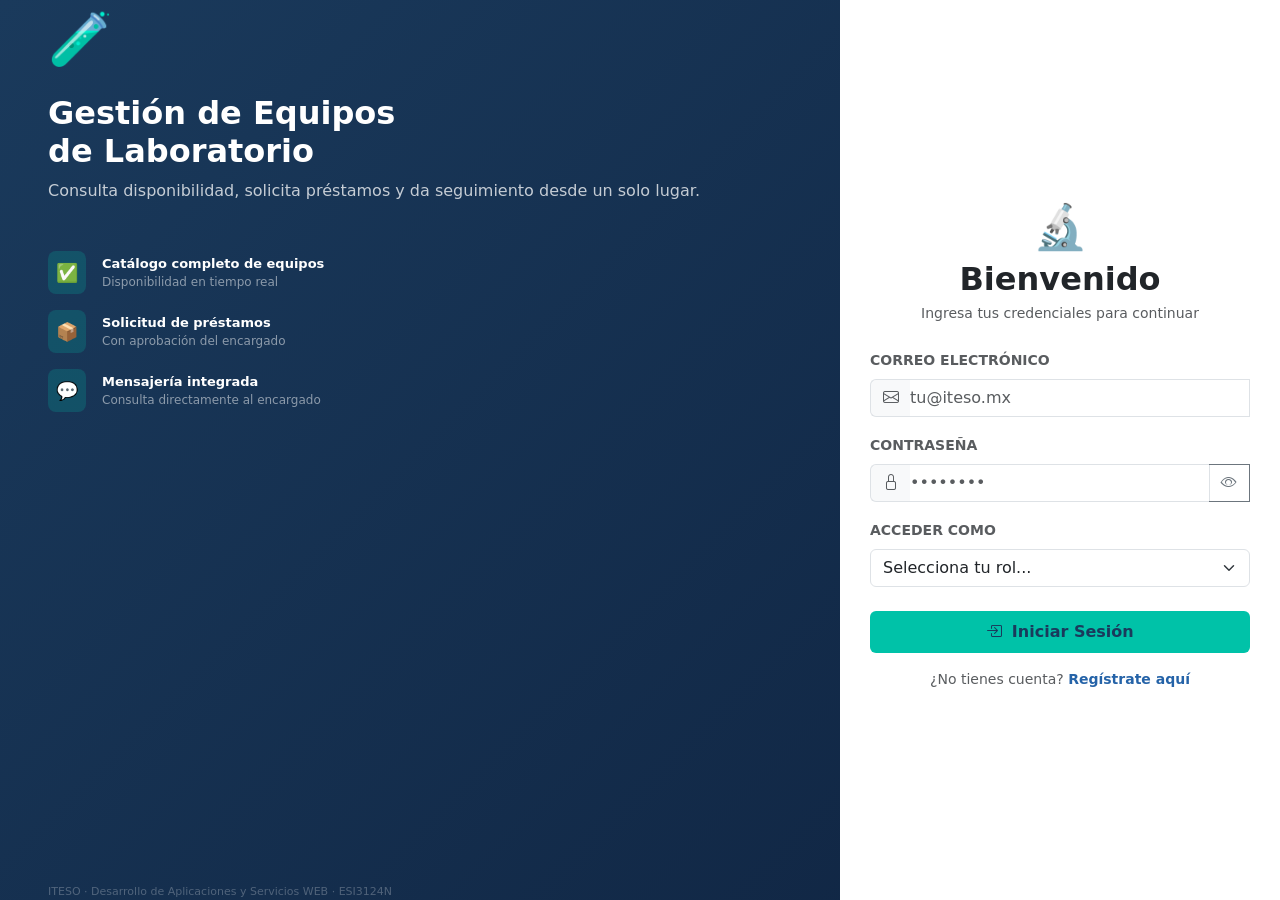
<file: solicitudes.html>
<!DOCTYPE html>
<html lang="es">
<head>
<meta charset="UTF-8"><meta name="viewport" content="width=device-width,initial-scale=1">
<title>Solicitudes Pendientes</title>
<link href="https://cdn.jsdelivr.net/npm/bootstrap@5.3.3/dist/css/bootstrap.min.css" rel="stylesheet">
<link href="https://cdn.jsdelivr.net/npm/bootstrap-icons@1.11.3/font/bootstrap-icons.min.css" rel="stylesheet">
<link href="custom.css" rel="stylesheet">
</head>
<body>
<div id="sidebar-container"></div>
<div class="main-content">
  <div class="topbar d-flex align-items-center justify-content-between">
    <div><h5 class="fw-bold mb-0">Solicitudes Pendientes</h5><p class="small text-muted mb-0">Revisa y gestiona las solicitudes de préstamo</p></div>
    <span class="badge bg-warning text-dark rounded-pill px-3 py-2 fs-6">⏳ 3 pendientes</span>
  </div>
  <div class="p-4 d-flex flex-column gap-4" id="solicitudes-container">
    <p class="text-center text-muted py-5">Cargando solicitudes...</p>
  </div>
</div>
<div class="modal fade" id="modalRechazo" tabindex="-1"><div class="modal-dialog"><div class="modal-content rounded-4">
  <div class="modal-header border-0"><h5 class="modal-title fw-bold text-danger"><i class="bi bi-x-circle me-2"></i>Rechazar Solicitud</h5><button class="btn-close" data-bs-dismiss="modal"></button></div>
  <div class="modal-body">
    <div class="mb-3"><label class="form-label small fw-semibold text-uppercase text-muted">Razón del rechazo *</label>
      <textarea id="razon" class="form-control" rows="3" placeholder="Explica por qué se rechaza..." required></textarea>
      <div class="invalid-feedback">La razón es requerida.</div></div>
  </div>
  <div class="modal-footer border-0">
    <button class="btn btn-danger" id="confirmRejectBtn">Confirmar Rechazo</button>
    <button class="btn btn-outline-secondary" data-bs-dismiss="modal">Cancelar</button>
  </div>
</div></div></div>
</div>
<script src="https://cdn.jsdelivr.net/npm/bootstrap@5.3.3/dist/js/bootstrap.bundle.min.js"></script>
<script src="nav.js"></script>
<script type="module">
import { getLoans, approveLoan, rejectLoan, getUser, showError, showSuccess, checkRole } from './api.js';

if (!checkRole('encargado')) {
    throw new Error('Unauthorized');
}

const user = getUser();
buildNav(user.role, 'solicitudes.html');

let selectedLoanId = null;

async function loadSolicitudes() {
  try {
    const result = await getLoans({ status: 'PENDIENTE_APROBACION' });
    renderSolicitudes(result.data);
  } catch (error) {
    showError('Error al cargar solicitudes');
  }
}

function renderSolicitudes(loans) {
  const container = document.getElementById('solicitudes-container');
  container.innerHTML = '';

  document.querySelector('.badge.bg-warning').textContent = `⏳ ${loans.length} pendientes`;

  if (loans.length === 0) {
    container.innerHTML = `
      <div class="text-center py-5">
        <div style="font-size:48px;">✅</div>
        <h5 class="mt-3">No hay solicitudes pendientes</h5>
        <p class="text-muted">Las nuevas solicitudes aparecerán aquí</p>
      </div>
    `;
    return;
  }

  loans.forEach((loan, index) => {
    const equiposHtml = loan.equipment.map(eq => `
      <tr>
        <td><strong>${eq.product?.name || 'Equipo'}</strong></td>
        <td><code>${eq.product?.serialNumber || 'N/A'}</code></td>
        <td>${eq.product?.category || '-'}</td>
        <td><span class="badge badge-soft-success rounded-pill">DISPONIBLE ✓</span></td>
      </tr>
    `).join('');

    const html = `
    <div class="card border-left-warning" id="card-${index}">
      <div class="card-body">
        <div class="d-flex justify-content-between align-items-start mb-3 flex-wrap gap-2">
          <div>
            <div class="d-flex align-items-center gap-2 flex-wrap mb-1">
              <h6 class="fw-bold mb-0">Solicitud #${loan._id.slice(-6).toUpperCase()}</h6>
              <span class="badge badge-soft-warning rounded-pill" id="badge-${index}">PENDIENTE DE APROBACIÓN</span>
            </div>
            <div class="small text-muted">👤 <strong>${loan.student?.name || 'Estudiante'}</strong>${loan.student?.studentId ? ' (' + loan.student.studentId + ')' : ''} · 📅 Solicitado: ${new Date(loan.createdAt).toLocaleDateString('es-MX')} · 📦 Vence: ${new Date(loan.estimatedReturnDate).toLocaleDateString('es-MX')}</div>
          </div>
        </div>
        <div class="table-responsive mb-3">
          <table class="table table-sm table-bordered mb-0">
            <thead><tr><th>Equipo</th><th>Código</th><th>Categoría</th><th>Disponibilidad</th></tr></thead>
            <tbody>${equiposHtml}</tbody>
          </table>
        </div>
        <div class="p-2 rounded mb-3" style="background:#f7f9fb;border:1px solid #dde3ea;font-size:13.5px;">${loan.notes || 'Sin descripción'}</div>
        <div class="d-flex gap-2" id="btns-${index}">
          <button class="btn btn-success btn-sm" onclick="aprobar('${loan._id}', ${index})"><i class="bi bi-check-lg me-1"></i>Aprobar Solicitud</button>
          <button class="btn btn-danger btn-sm" data-bs-toggle="modal" data-bs-target="#modalRechazo" onclick="selectLoanForReject('${loan._id}')"><i class="bi bi-x-lg me-1"></i>Rechazar</button>
          <a href="mensajes-encargado.html" class="btn btn-outline-secondary btn-sm"><i class="bi bi-chat-dots me-1"></i>Contactar</a>
        </div>
      </div>
    </div>
    `;
    container.innerHTML += html;
  });
}

window.aprobar = async function(id, index) {
  try {
    await approveLoan(id);
    document.getElementById('card-' + index).className = 'card border-left-success';
    document.getElementById('badge-' + index).className = 'badge badge-soft-success rounded-pill';
    document.getElementById('badge-' + index).textContent = 'APROBADO ✓';
    document.getElementById('btns-' + index).innerHTML = '<div class="alert alert-success small mb-0"><i class="bi bi-check-circle me-1"></i>Solicitud aprobada. Equipos asignados.</div>';
    showSuccess('Solicitud aprobada');
  } catch (error) {
    showError(error.message || 'Error al aprobar');
  }
};

window.selectLoanForReject = function(id) {
  selectedLoanId = id;
};

document.getElementById('confirmRejectBtn').addEventListener('click', async function() {
  const razon = document.getElementById('razon');
  if (!razon.value.trim()) {
    razon.classList.add('is-invalid');
    return;
  }

  try {
    await rejectLoan(selectedLoanId, razon.value.trim());
    bootstrap.Modal.getInstance(document.getElementById('modalRechazo')).hide();
    showSuccess('Solicitud rechazada');
    loadSolicitudes();
    razon.value = '';
  } catch (error) {
    showError(error.message || 'Error al rechazar');
  }
});

loadSolicitudes();
</script>
</body></html>
</file>
<file: custom.css>
/* ── custom.css  (Bootstrap overrides & extras) ─────────────────── */
:root {
  --sidebar-w: 230px;
  --primary:   #1a3a5c;
  --accent:    #00c2a8;
}

/* ── SIDEBAR ── */
.sidebar-nav {
  width: var(--sidebar-w);
  min-height: 100vh;
  background: var(--primary);
  position: fixed;
  top: 0; left: 0;
  z-index: 1040;
  transition: transform .25s ease;
}

.sidebar-brand { min-height: 64px; }

.sidebar-link { transition: background .15s; border-left: 3px solid transparent; border-radius: 0 !important; }
.sidebar-link:hover  { background: rgba(255,255,255,.08) !important; border-left-color: var(--accent); }
.sidebar-link.active { background: rgba(0,194,168,.18)  !important; border-left-color: var(--accent); color: var(--accent) !important; }
.sidebar-link.active i { color: var(--accent); }

/* ── MAIN ── */
.main-content { margin-left: var(--sidebar-w); min-height: 100vh; background: #f0f4f8; }

/* ── TOPBAR ── */
.topbar {
  background: #fff;
  border-bottom: 1px solid #dde3ea;
  padding: 12px 24px;
  position: sticky; top: 0; z-index: 100;
}

/* ── STAT CARD ── */
.stat-card { border: 1px solid #dde3ea; border-radius: 12px; background: #fff; box-shadow: 0 2px 8px rgba(0,0,0,.04); }
.stat-icon { width: 44px; height: 44px; border-radius: 10px; display: flex; align-items: center; justify-content: center; font-size: 20px; }
.stat-num  { font-size: 28px; font-weight: 700; font-family: monospace; line-height: 1; }

/* ── CARDS ── */
.card { border: 1px solid #dde3ea !important; border-radius: 12px !important; box-shadow: 0 2px 8px rgba(0,0,0,.04) !important; }
.card-header { background: transparent !important; border-bottom: 1px solid #dde3ea !important; font-weight: 700; }

/* ── EQUIPMENT CARD ── */
.equip-card { transition: transform .2s, box-shadow .2s; cursor: pointer; border-radius: 12px !important; }
.equip-card:hover { transform: translateY(-3px); box-shadow: 0 8px 24px rgba(0,0,0,.1) !important; }
.equip-thumb { height: 120px; background: linear-gradient(135deg,#e8eef4,#d0dae6); display:flex;align-items:center;justify-content:center;font-size:40px; }

/* ── TIMELINE ── */
.timeline-item { position: relative; padding-left: 36px; padding-bottom: 20px; }
.timeline-item::before { content:''; position:absolute; left:14px; top:30px; width:2px; bottom:0; background:#dde3ea; }
.timeline-item:last-child::before { display:none; }
.timeline-dot { width:30px;height:30px;border-radius:50%;display:flex;align-items:center;justify-content:center;font-size:13px;position:absolute;left:0;top:0; }

/* ── BADGES custom ── */
.badge-soft-success { background:#d1fae5;color:#065f46; }
.badge-soft-warning { background:#fef3c7;color:#92400e; }
.badge-soft-danger  { background:#fee2e2;color:#991b1b; }
.badge-soft-info    { background:#dbeafe;color:#1e40af; }
.badge-soft-muted   { background:#f1f5f9;color:#475569; }
.badge-soft-accent  { background:#ccfbf1;color:#065f46; }

/* ── PASSWORD STRENGTH ── */
#strength-bar { height:4px;border-radius:2px;transition:width .3s,background .3s; }

/* ── LOAN PROGRESS ── */
.loan-progress { height:8px;border-radius:4px;overflow:hidden; }

/* ── AUTH PAGE ── */
.auth-wrapper { min-height:100vh; background:linear-gradient(135deg,var(--primary) 0%,#0f2340 100%); }
.auth-card    { border-radius:16px !important; }

/* ── TABLE ── */
thead th { background:#f7f9fb !important; font-size:11.5px !important; text-transform:uppercase; letter-spacing:.7px; color:#6b7a8d !important; font-weight:700 !important; }

/* ── MSG BUBBLE ── */
.bubble-sent     { background:#2563a8;color:#fff;border-radius:14px 14px 4px 14px;max-width:75%;padding:10px 14px; }
.bubble-received { background:#f0f4f8;border-radius:14px 14px 14px 4px;max-width:75%;padding:10px 14px; }

/* ── PAGINATION active ── */
.page-link { color:var(--primary); }
.page-item.active .page-link { background:var(--primary);border-color:var(--primary); }

/* ── STEPS ── */
.step-num { width:28px;height:28px;border-radius:50%;border:2px solid #dde3ea;display:flex;align-items:center;justify-content:center;font-size:12px;font-weight:700;flex-shrink:0; }
.step-line { flex:1;height:2px;background:#dde3ea;margin:0 6px; }

/* ── UTILS ── */
.text-accent { color: var(--accent) !important; }
.bg-primary-custom { background: var(--primary) !important; }
.btn-accent  { background:var(--accent);color:var(--primary);font-weight:600; }
.btn-accent:hover { background:#009e88;color:var(--primary); }
.border-left-danger  { border-left: 4px solid #dc3545 !important; }
.border-left-warning { border-left: 4px solid #ffc107 !important; }
.border-left-success { border-left: 4px solid #198754 !important; }
.border-left-info    { border-left: 4px solid #0dcaf0 !important; }

@media (max-width: 768px) {
  .sidebar-nav { transform: translateX(-100%); }
  .sidebar-nav.show { transform: translateX(0); }
  .main-content { margin-left: 0; }
}
</file>
